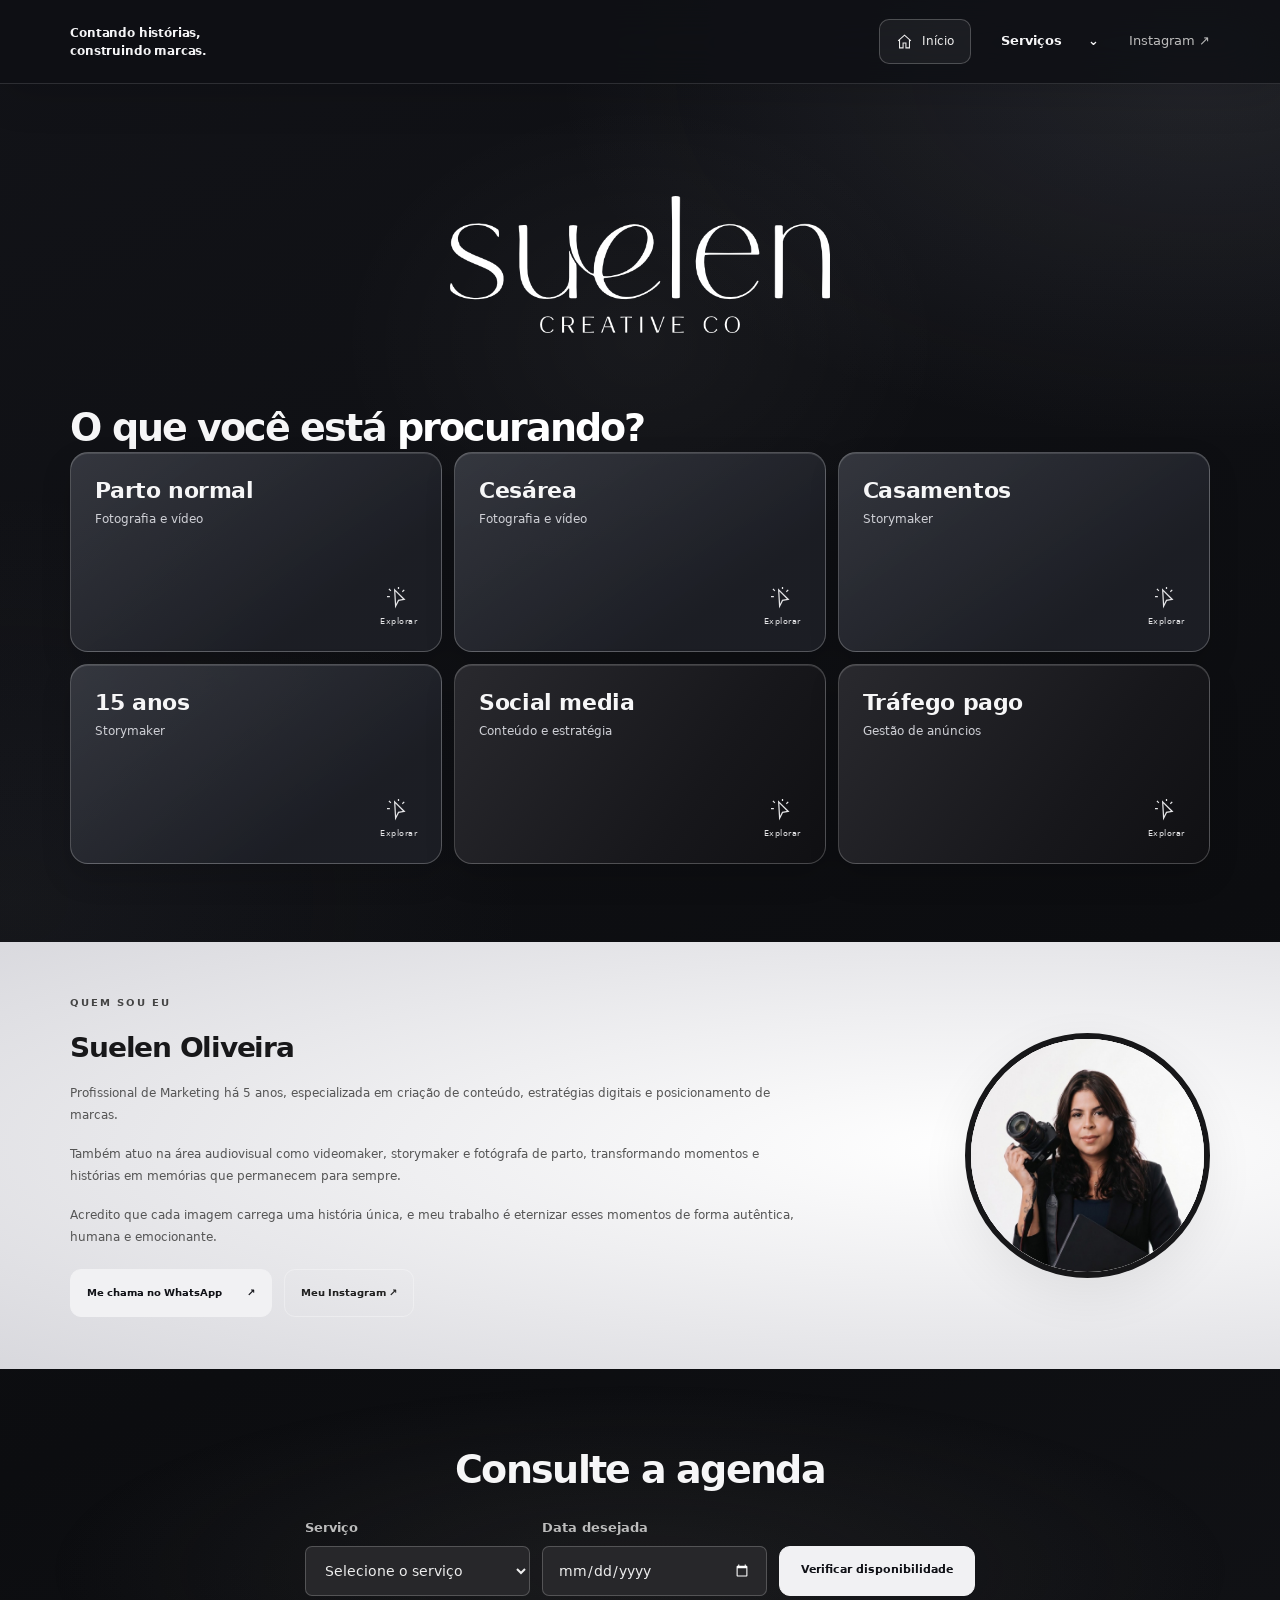
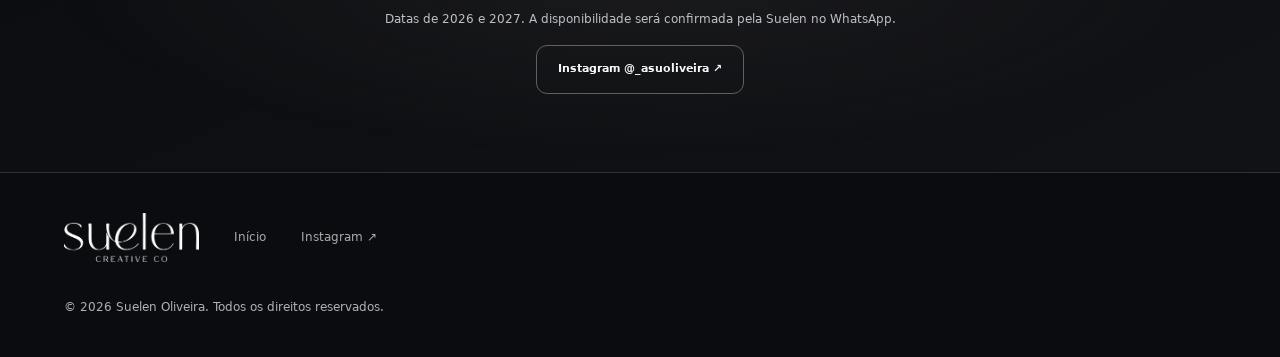
<file: index.HTML>
<!DOCTYPE html>
<html lang="pt-BR"><head><meta charset="utf-8"><meta name="viewport" content="width=device-width,initial-scale=1"><meta name="theme-color" content="#101011"><title>Contando histórias construindo marcas | Suelen Creative Co</title><meta name="description" content="Serviços e orçamentos de Suelen Oliveira. Fotografia de parto, Storymaker, marketing e tráfego pago."><link rel="stylesheet" href="style.css?v=6"></head><body><a class="skip" href="#conteudo">Pular para o conteúdo</a><div class="progress" aria-hidden="true"></div><header><a class="brand slogan-brand" href="index.html" aria-label="Página inicial">Contando histórias,<br>construindo marcas.</a><a class="home-button" href="index.html"><svg width="17" height="17" viewbox="0 0 24 24" fill="none" stroke="currentColor" stroke-width="1.5" aria-hidden="true"><path d="m3 11 9-8 9 8M5 9v12h5v-7h4v7h5V9"></path></svg> Início</a><details class="service-menu"><summary>Serviços <span>⌄</span></summary><nav aria-label="Serviços"><a href="normal.html">Parto normal <span>↗</span></a><a href="cesarea.html">Cesárea <span>↗</span></a><a href="casamento.html">Casamentos <span>↗</span></a><a href="quinze.html">15 anos <span>↗</span></a><a href="social.html">Social media <span>↗</span></a><a href="trafego.html">Tráfego pago <span>↗</span></a></nav></details><a class="header-instagram" href="https://www.instagram.com/_asuoliveira/" target="_blank" rel="noopener">Instagram ↗</a></header><main id="conteudo"><section class="brand-hero wrap"><div class="logo-aura" aria-label="Suelen Creative Co"><img class="hero-logo" src="assets/logo-branco.png" alt="Suelen Creative Co"></div><section id="servicos" class="quick-services reveal"><h2>O que você está <span>procurando?</span></h2><div class="quick-grid"><a class="quick-card reveal" href="normal.html"><div><h3>Parto normal</h3><p>Fotografia e vídeo</p></div><span class="click-hint"><svg viewbox="0 0 24 24" width="23" height="23" fill="none" stroke="currentColor" stroke-width="1.3" aria-hidden="true"><path d="m8 3 10 10-6 1-3 6L8 3Z"></path><path d="m4 4-2-2m10 0V0M3 10H0m16-5 2-2"></path></svg><small>Explorar</small></span></a><a class="quick-card reveal" href="cesarea.html"><div><h3>Cesárea</h3><p>Fotografia e vídeo</p></div><span class="click-hint"><svg viewbox="0 0 24 24" width="23" height="23" fill="none" stroke="currentColor" stroke-width="1.3" aria-hidden="true"><path d="m8 3 10 10-6 1-3 6L8 3Z"></path><path d="m4 4-2-2m10 0V0M3 10H0m16-5 2-2"></path></svg><small>Explorar</small></span></a><a class="quick-card reveal" href="casamento.html"><div><h3>Casamentos</h3><p>Storymaker</p></div><span class="click-hint"><svg viewbox="0 0 24 24" width="23" height="23" fill="none" stroke="currentColor" stroke-width="1.3" aria-hidden="true"><path d="m8 3 10 10-6 1-3 6L8 3Z"></path><path d="m4 4-2-2m10 0V0M3 10H0m16-5 2-2"></path></svg><small>Explorar</small></span></a><a class="quick-card reveal" href="quinze.html"><div><h3>15 anos</h3><p>Storymaker</p></div><span class="click-hint"><svg viewbox="0 0 24 24" width="23" height="23" fill="none" stroke="currentColor" stroke-width="1.3" aria-hidden="true"><path d="m8 3 10 10-6 1-3 6L8 3Z"></path><path d="m4 4-2-2m10 0V0M3 10H0m16-5 2-2"></path></svg><small>Explorar</small></span></a><a class="quick-card reveal business-card" href="social.html"><div><h3>Social media</h3><p>Conteúdo e estratégia</p></div><span class="click-hint"><svg viewbox="0 0 24 24" width="23" height="23" fill="none" stroke="currentColor" stroke-width="1.3" aria-hidden="true"><path d="m8 3 10 10-6 1-3 6L8 3Z"></path><path d="m4 4-2-2m10 0V0M3 10H0m16-5 2-2"></path></svg><small>Explorar</small></span></a><a class="quick-card reveal business-card" href="trafego.html"><div><h3>Tráfego pago</h3><p>Gestão de anúncios</p></div><span class="click-hint"><svg viewbox="0 0 24 24" width="23" height="23" fill="none" stroke="currentColor" stroke-width="1.3" aria-hidden="true"><path d="m8 3 10 10-6 1-3 6L8 3Z"></path><path d="m4 4-2-2m10 0V0M3 10H0m16-5 2-2"></path></svg><small>Explorar</small></span></a></div></section></section><section class="about-white soft-about" id="sobre"><div class="about wrap"><div class="about-image circle-portrait"><img src="assets/birth-1.jpg" alt="Suelen Oliveira com sua câmera" loading="lazy"></div><div><p class="eyebrow">QUEM SOU EU</p><h2>Suelen Oliveira</h2><p>Profissional de Marketing há 5 anos, especializada em criação de conteúdo, estratégias digitais e posicionamento de marcas.</p><p>Também atuo na área audiovisual como videomaker, storymaker e fotógrafa de parto, transformando momentos e histórias em memórias que permanecem para sempre.</p><p>Acredito que cada imagem carrega uma história única, e meu trabalho é eternizar esses momentos de forma autêntica, humana e emocionante.</p><div class="contact-actions"><a class="button light" href="https://wa.me/5519999200399?text=Ol%C3%A1%2C%20Suelen%21%20Gostaria%20de%20saber%20mais%20sobre%20seus%20servi%C3%A7os." target="_blank" rel="noopener">Me chama no WhatsApp <span aria-hidden="true">↗</span></a><a class="button outline" href="https://www.instagram.com/_asuoliveira/" target="_blank" rel="noopener">Meu Instagram ↗</a></div></div></div></section><section class="contact wrap reveal"><h2 class="agenda-title">Consulte a agenda</h2><form class="date-request"><label>Serviço<select name="service" required="required"><option value="">Selecione o serviço</option><option>Parto normal</option><option>Cesárea</option><option>Casamento</option><option>Festa de 15 anos</option></select></label><label>Data desejada<input name="date" type="date" min="2026-10-18" max="2027-12-31" required></label><button class="button light" type="submit">Verificar disponibilidade</button><p>Datas de 2026 e 2027. A disponibilidade será confirmada pela Suelen no WhatsApp.</p></form><div class="contact-actions"><a class="button outline" href="https://www.instagram.com/_asuoliveira/" target="_blank" rel="noopener">Instagram @_asuoliveira ↗</a></div></section></main><footer><img src="assets/logo-branco.png" alt="Suelen Creative Co" width="150"><a href="index.html">Início</a><a href="https://www.instagram.com/_asuoliveira/" target="_blank" rel="noopener">Instagram ↗</a><p class="copyright">© 2026 Suelen Oliveira. Todos os direitos reservados.</p></footer><dialog class="lightbox" aria-label="Fotografia ampliada"><button type="button" aria-label="Fechar fotografia">×</button><img alt=""></dialog><script src="app.js?v=6" defer></script></body></html>
</file>
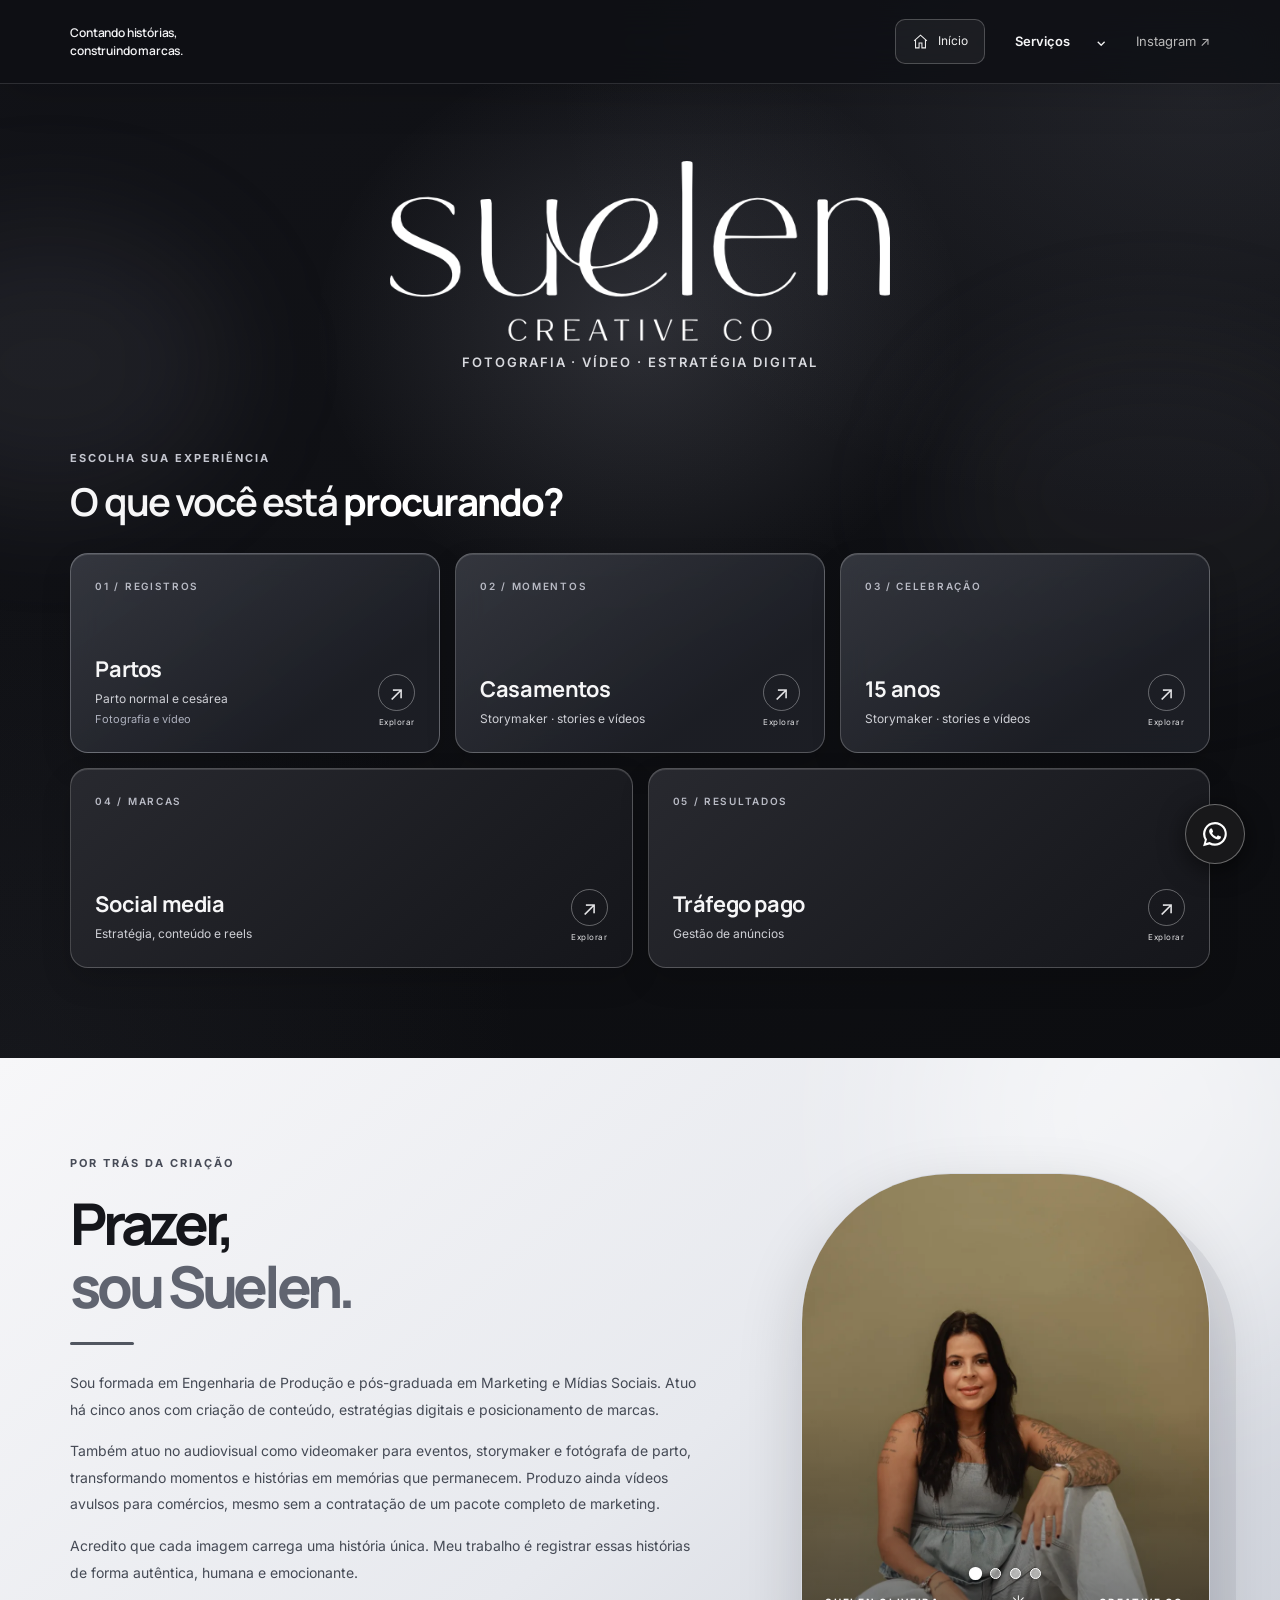
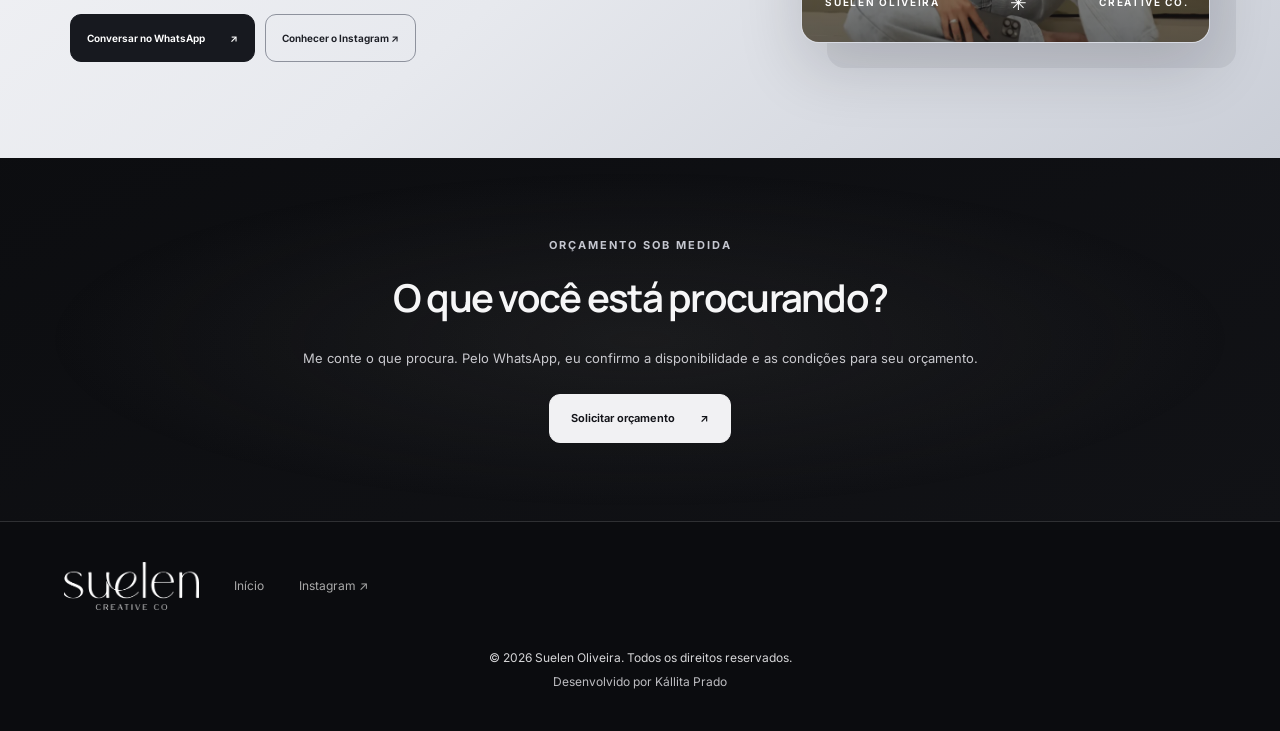
<file: index.html>
<!DOCTYPE html>
<html lang="pt-BR">
 <head>
  <link href="https://fonts.googleapis.com" rel="preconnect"/>
  <link crossorigin="" href="https://fonts.gstatic.com" rel="preconnect"/>
  <link href="https://fonts.googleapis.com/css2?family=Inter:wght@400;500;600;700&amp;family=Manrope:wght@400;500;600;700;800&amp;display=swap" rel="stylesheet"/>
  <meta charset="utf-8"/>
  <meta content="width=device-width,initial-scale=1" name="viewport"/>
  <meta content="#101011" name="theme-color"/>
  <title>
   Contando histórias construindo marcas | Suelen Creative Co
  </title>
  <meta content="Suelen Oliveira: fotografia de parto, storymaker e estratégia digital. Conheça os serviços e solicite um orçamento personalizado." name="description"/>
  <link href="style.css?v=15" rel="stylesheet"/>

  <style>
   .about-future .about-portrait-frame .about-slide { opacity:0; transition:opacity .85s ease; }
   .about-future .about-portrait-frame .about-slide.is-active { opacity:1; }
   .about-future .about-slide-controls { position:absolute;bottom:63px;left:0;right:0;z-index:4;display:flex;justify-content:center;gap:9px; }
   .about-future .about-slide-dot { width:11px;height:11px;min-width:11px;padding:0;border:1px solid #fff;background:#ffffff80;border-radius:50%;cursor:pointer;box-shadow:0 1px 5px #0005;transition:background .2s,transform .2s; }
   .about-future .about-slide-dot.is-active { background:#fff;transform:scale(1.2); }
   .about-future .about-slide-dot:focus-visible { outline:2px solid #fff;outline-offset:4px; }
   @media(prefers-reduced-motion:reduce){.about-future .about-portrait-frame .about-slide{transition:none}}
  </style>
 </head>
 <body class="site-home">
  <a class="skip" href="#conteudo">
   Pular para o conteúdo
  </a>
  <div aria-hidden="true" class="progress">
  </div>
  <header>
   <a aria-label="Página inicial" class="brand slogan-brand" href="index.html">
    Contando histórias,
    <br/>
    construindo marcas.
   </a>
   <a class="home-button" href="index.html">
    <svg aria-hidden="true" fill="none" height="17" stroke="currentColor" stroke-width="1.5" viewbox="0 0 24 24" width="17">
     <path d="m3 11 9-8 9 8M5 9v12h5v-7h4v7h5V9">
     </path>
    </svg>
    Início
   </a>
   <details class="service-menu">
    <summary>
     Serviços
     <span>
      ⌄
     </span>
    </summary>
    <nav aria-label="Serviços">
     <a href="normal.html">
      Parto normal
      <span>
       ↗
      </span>
     </a>
     <a href="cesarea.html">
      Cesárea
      <span>
       ↗
      </span>
     </a>
     <a href="casamento.html">
      Casamentos
      <span>
       ↗
      </span>
     </a>
     <a href="quinze.html">
      15 anos
      <span>
       ↗
      </span>
     </a>
     <a href="social.html">
      Social media
      <span>
       ↗
      </span>
     </a>
     <a href="trafego.html">
      Tráfego pago
      <span>
       ↗
      </span>
     </a>
    </nav>
   </details>
   <a class="header-instagram" href="https://www.instagram.com/_asuoliveira/" rel="noopener" target="_blank">
    Instagram ↗
   </a>
  </header>
  <main id="conteudo">
   <section aria-labelledby="hero-title" class="brand-hero wrap future-hero">
    <div aria-hidden="true" class="hero-orbit hero-orbit-one">
    </div>
    <div aria-hidden="true" class="hero-orbit hero-orbit-two">
    </div>
    <div aria-label="Suelen Creative Co" class="logo-aura">
     <img alt="Suelen Creative Co" class="hero-logo" src="assets/logo-branco.png"/>
    </div>
    <div class="hero-intro hero-intro-minimal reveal">
     <h1 class="sr-only" id="hero-title">
      Suelen Creative Co. — Fotografia, vídeo e estratégia digital
     </h1>
     <p class="eyebrow hero-kicker">
      FOTOGRAFIA · VÍDEO · ESTRATÉGIA DIGITAL
     </p>
    </div>
    <section aria-labelledby="services-title" class="quick-services reveal" id="servicos">
     <div class="services-heading">
      <div>
       <p class="eyebrow">
        ESCOLHA SUA EXPERIÊNCIA
       </p>
       <h2 id="services-title">
        O que você está
        <span>
         procurando?
        </span>
       </h2>
      </div>
     </div>
     <div class="quick-grid home-five-grid">
      <a aria-label="Partos: parto normal e cesárea, fotografia e vídeo" class="quick-card reveal spotlight-card" href="parto.html">
       <span class="card-number">
        01 / REGISTROS
       </span>
       <div>
        <h3>
         Partos
        </h3>
        <p>
         Parto normal e cesárea
        </p>
        <p class="quick-card-detail">
         Fotografia e vídeo
        </p>
       </div>
       <span aria-hidden="true" class="click-hint">
        <span class="card-arrow">
         ↗
        </span>
        <small>
         Explorar
        </small>
       </span>
      </a>
      <a class="quick-card reveal spotlight-card" href="casamento.html">
       <span class="card-number">
        02 / MOMENTOS
       </span>
       <div>
        <h3>
         Casamentos
        </h3>
        <p>
         Storymaker · stories e vídeos
        </p>
       </div>
       <span aria-hidden="true" class="click-hint">
        <span class="card-arrow">
         ↗
        </span>
        <small>
         Explorar
        </small>
       </span>
      </a>
      <a class="quick-card reveal spotlight-card" href="quinze.html">
       <span class="card-number">
        03 / CELEBRAÇÃO
       </span>
       <div>
        <h3>
         15 anos
        </h3>
        <p>
         Storymaker · stories e vídeos
        </p>
       </div>
       <span aria-hidden="true" class="click-hint">
        <span class="card-arrow">
         ↗
        </span>
        <small>
         Explorar
        </small>
       </span>
      </a>
      <a class="quick-card reveal spotlight-card business-card" href="social.html">
       <span class="card-number">
        04 / MARCAS
       </span>
       <div>
        <h3>
         Social media
        </h3>
        <p>
         Estratégia, conteúdo e reels
        </p>
       </div>
       <span aria-hidden="true" class="click-hint">
        <span class="card-arrow">
         ↗
        </span>
        <small>
         Explorar
        </small>
       </span>
      </a>
      <a class="quick-card reveal spotlight-card business-card" href="trafego.html">
       <span class="card-number">
        05 / RESULTADOS
       </span>
       <div>
        <h3>
         Tráfego pago
        </h3>
        <p>
         Gestão de anúncios
        </p>
       </div>
       <span aria-hidden="true" class="click-hint">
        <span class="card-arrow">
         ↗
        </span>
        <small>
         Explorar
        </small>
       </span>
      </a>
     </div>
    </section>
   </section>
   <section aria-labelledby="about-title" class="about-white soft-about about-future" id="sobre">
    <div class="about wrap">
     <div class="about-image about-portrait-frame reveal" data-about-carousel aria-label="Galeria de fotos de Suelen Oliveira">
      <img class="about-slide is-active" data-about-slide src="assets/suelen-about-01.webp" alt="Suelen sentada com roupa clara" width="480" height="720" loading="lazy" decoding="async"/>
      <img class="about-slide" data-about-slide src="assets/suelen-about-02.webp" alt="Suelen fotografando com o celular diante do espelho" width="480" height="720" loading="lazy" decoding="async" aria-hidden="true"/>
      <img class="about-slide" data-about-slide src="assets/suelen-about-03.webp" alt="Suelen sentada com notebook" width="480" height="720" loading="lazy" decoding="async" aria-hidden="true"/>
      <img class="about-slide" data-about-slide src="assets/suelen-about-04.webp" alt="Suelen segurando notebook e xícara" width="480" height="720" loading="lazy" decoding="async" aria-hidden="true"/>
      <span class="portrait-caption">SUELEN OLIVEIRA <span aria-hidden="true">✳</span> CREATIVE CO.</span>
      <div class="about-slide-controls" role="group" aria-label="Escolher foto">
       <button type="button" class="about-slide-dot is-active" data-about-dot aria-label="Mostrar foto 1 de 4" aria-pressed="true"></button>
       <button type="button" class="about-slide-dot" data-about-dot aria-label="Mostrar foto 2 de 4" aria-pressed="false"></button>
       <button type="button" class="about-slide-dot" data-about-dot aria-label="Mostrar foto 3 de 4" aria-pressed="false"></button>
       <button type="button" class="about-slide-dot" data-about-dot aria-label="Mostrar foto 4 de 4" aria-pressed="false"></button>
      </div>
     </div>
     <div class="about-copy reveal">
      <p class="eyebrow">
       POR TRÁS DA CRIAÇÃO
      </p>
      <h2 id="about-title">
       Prazer,
       <br/>
       <span>
        sou Suelen.
       </span>
      </h2>
      <div aria-hidden="true" class="about-accent">
      </div>
      <p>
       Sou formada em Engenharia de Produção e pós-graduada em Marketing e Mídias Sociais. Atuo há cinco anos com criação de conteúdo, estratégias digitais e posicionamento de marcas.
      </p>
      <p>
       Também atuo no audiovisual como videomaker para eventos, storymaker e fotógrafa de parto, transformando momentos e histórias em memórias que permanecem. Produzo ainda vídeos avulsos para comércios, mesmo sem a contratação de um pacote completo de marketing.
      </p>
      <p>
       Acredito que cada imagem carrega uma história única. Meu trabalho é registrar essas histórias de forma autêntica, humana e emocionante.
      </p>
      <div class="contact-actions">
       <a class="button light" href="https://wa.me/5519999200399?text=Ol%C3%A1%2C%20Suelen%21%20Vim%20pelo%20seu%20site%20e%20gostaria%20de%20solicitar%20uma%20proposta%20para%20um%20servi%C3%A7o.%20Podemos%20conversar%3F" rel="noopener noreferrer" target="_blank">
        Conversar no WhatsApp
        <span aria-hidden="true">
         ↗
        </span>
       </a>
       <a class="button outline" href="https://www.instagram.com/_asuoliveira/" rel="noopener noreferrer" target="_blank">
        Conhecer o Instagram ↗
       </a>
      </div>
     </div>
    </div>
   </section>
   <section class="contact wrap reveal" id="contato">
    <p class="eyebrow">
     ORÇAMENTO SOB MEDIDA
    </p>
    <h2>
     O que você está procurando?
    </h2>
    <p class="proposal-note">
     Me conte o que procura. Pelo WhatsApp, eu confirmo a disponibilidade e as condições para seu orçamento.
    </p>
    <div class="contact-actions">
     <a class="button light" href="https://wa.me/5519999200399?text=Ol%C3%A1%2C%20Suelen%21%20Vim%20pelo%20seu%20site%20e%20gostaria%20de%20solicitar%20uma%20proposta%20para%20os%20seus%20servi%C3%A7os.%20Podemos%20conversar%3F" rel="noopener noreferrer" target="_blank">
      Solicitar orçamento
      <span aria-hidden="true">
       ↗
      </span>
     </a>
    </div>
   </section>
   <a aria-label="Conversar com Suelen pelo WhatsApp" class="ed-whatsapp-float" href="https://wa.me/5519999200399?text=Ol%C3%A1%2C%20Suelen%21%20Vim%20pelo%20seu%20site%20e%20gostaria%20de%20solicitar%20uma%20proposta%20para%20um%20servi%C3%A7o.%20Podemos%20conversar%3F" rel="noopener noreferrer" target="_blank" title="Conversar no WhatsApp">
    <svg aria-hidden="true" fill="currentColor" focusable="false" viewbox="0 0 32 32" xmlns="http://www.w3.org/2000/svg">
     <path d="M16.02 3.2a12.68 12.68 0 0 0-10.86 19.2L3.3 29l6.81-1.79A12.7 12.7 0 1 0 16.02 3.2Zm0 23.02a10.3 10.3 0 0 1-5.24-1.43l-.38-.23-4.04 1.06 1.08-3.94-.25-.4a10.34 10.34 0 1 1 8.83 4.94Zm5.65-7.72c-.31-.16-1.83-.9-2.12-1.01-.28-.1-.49-.16-.7.16-.2.31-.8 1.01-.98 1.22-.18.2-.36.23-.67.08-.31-.16-1.31-.49-2.5-1.55-.92-.82-1.54-1.83-1.72-2.14-.18-.32-.02-.49.14-.65.14-.14.31-.36.47-.55.16-.18.21-.31.31-.52.11-.21.05-.39-.02-.55-.08-.16-.7-1.69-.96-2.31-.25-.6-.5-.52-.7-.53h-.59c-.2 0-.54.08-.82.39s-1.08 1.06-1.08 2.57 1.11 2.98 1.27 3.19c.15.21 2.18 3.33 5.27 4.67.74.32 1.32.51 1.77.65.74.24 1.42.21 1.96.13.6-.09 1.83-.75 2.09-1.48.26-.73.26-1.36.18-1.48-.08-.13-.28-.21-.59-.37Z">
     </path>
    </svg>
   </a>
  </main>
  <footer>
   <img alt="Suelen Creative Co" src="assets/logo-branco.png" width="150"/>
   <a href="index.html">
    Início
   </a>
   <a href="https://www.instagram.com/_asuoliveira/" rel="noopener" target="_blank">
    Instagram ↗
   </a>
   <div class="footer-credits">
    <p class="copyright">
     © 2026 Suelen Oliveira. Todos os direitos reservados.
    </p>
    <p class="developer-credit">
     Desenvolvido por Kállita Prado
    </p>
   </div>
  </footer>
  <script defer="" src="app.js?v=15">
  </script>

  <script>
   (() => {
    const root = document.querySelector('[data-about-carousel]');
    if (!root) return;
    const slides = Array.from(root.querySelectorAll('[data-about-slide]'));
    const dots = Array.from(root.querySelectorAll('[data-about-dot]'));
    let current = 0;
    let timer;
    const reducedMotion = window.matchMedia('(prefers-reduced-motion: reduce)').matches;
    const show = (next) => {
     current = (next + slides.length) % slides.length;
     slides.forEach((slide, index) => {
      const active = index === current;
      slide.classList.toggle('is-active', active);
      slide.setAttribute('aria-hidden', String(!active));
     });
     dots.forEach((dot, index) => {
      const active = index === current;
      dot.classList.toggle('is-active', active);
      dot.setAttribute('aria-pressed', String(active));
     });
    };
    const stop = () => window.clearInterval(timer);
    const start = () => {
     stop();
     if (!reducedMotion && !document.hidden) timer = window.setInterval(() => show(current + 1), 3500);
    };
    dots.forEach((dot, index) => dot.addEventListener('click', () => { show(index); start(); }));
    root.addEventListener('mouseenter', stop);
    root.addEventListener('mouseleave', start);
    root.addEventListener('focusin', stop);
    root.addEventListener('focusout', (event) => { if (!root.contains(event.relatedTarget)) start(); });
    document.addEventListener('visibilitychange', () => document.hidden ? stop() : start());
    show(0);
    start();
   })();
  </script>
 </body>
</html>
</file>
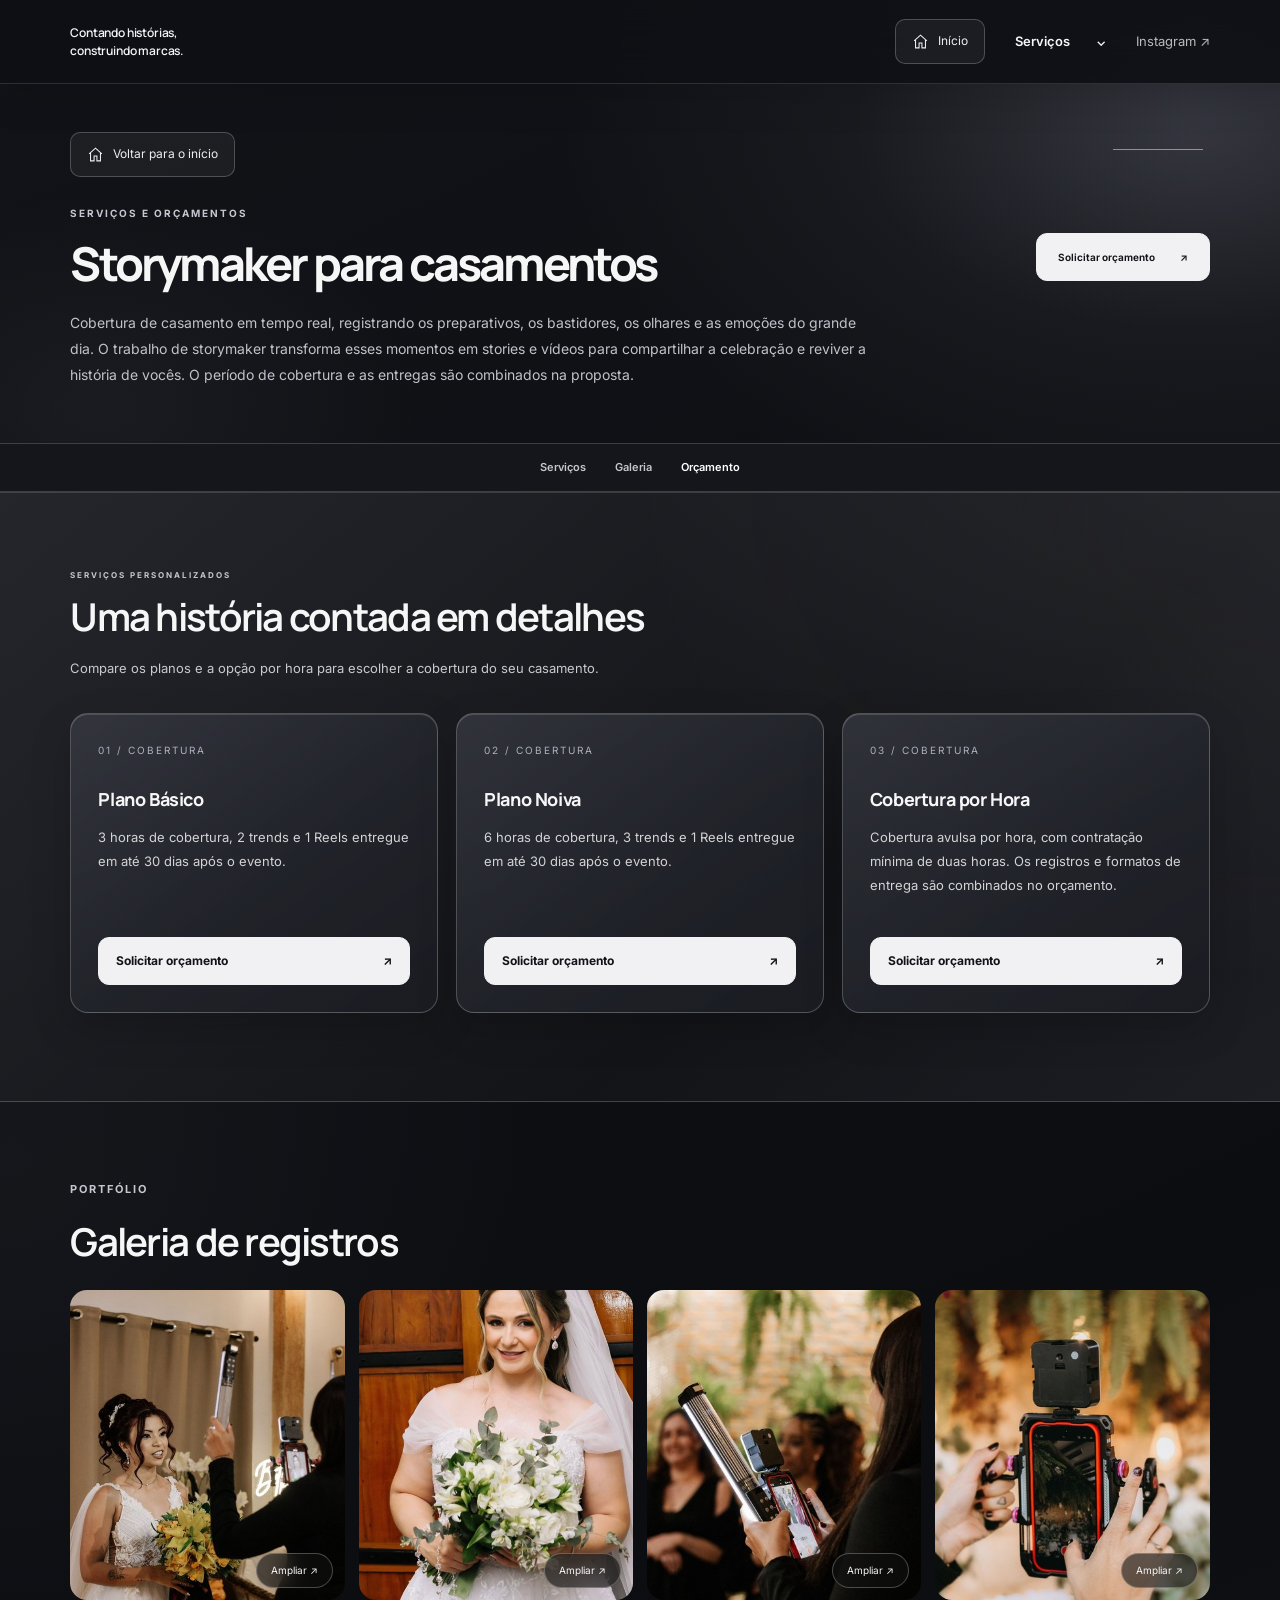
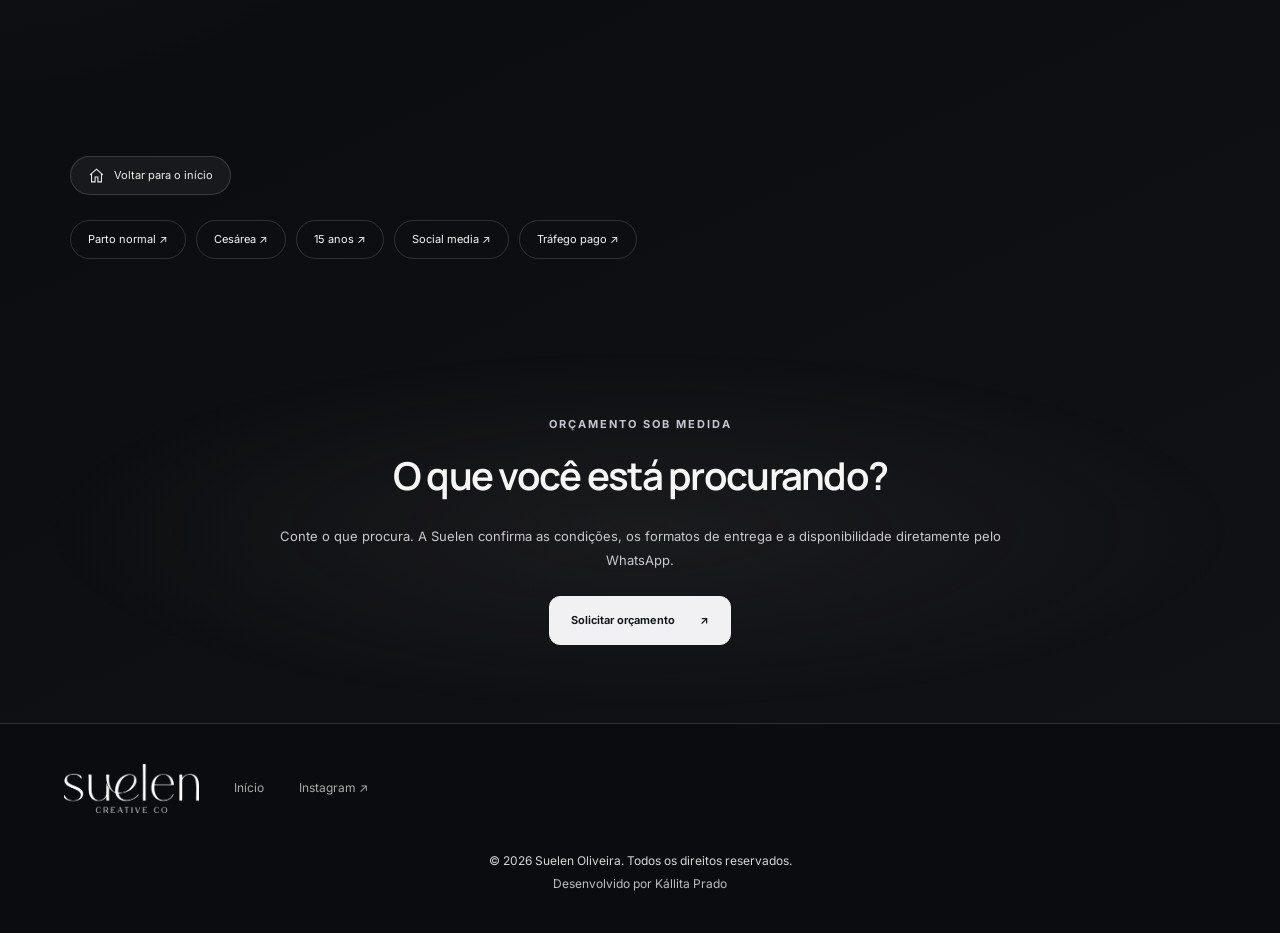
<file: casamento.html>
<!DOCTYPE html>
<html lang="pt-BR">
 <head>
  <link href="https://fonts.googleapis.com" rel="preconnect"/>
  <link crossorigin="" href="https://fonts.gstatic.com" rel="preconnect"/>
  <link href="https://fonts.googleapis.com/css2?family=Inter:wght@400;500;600;700&amp;family=Manrope:wght@400;500;600;700;800&amp;display=swap" rel="stylesheet"/>
  <meta charset="utf-8"/>
  <meta content="width=device-width,initial-scale=1" name="viewport"/>
  <meta content="#101011" name="theme-color"/>
  <title>
   Storymaker para casamentos | Suelen Creative Co
  </title>
  <meta content="Conheça os serviços de Suelen Oliveira e solicite seu orçamento personalizado pelo WhatsApp." name="description"/>
  <link href="style.css?v=15" rel="stylesheet"/>
 </head>
 <body>
  <a class="skip" href="#conteudo">
   Pular para o conteúdo
  </a>
  <div aria-hidden="true" class="progress">
  </div>
  <header>
   <a aria-label="Página inicial" class="brand slogan-brand" href="index.html">
    Contando histórias,
    <br/>
    construindo marcas.
   </a>
   <a class="home-button" href="index.html">
    <svg aria-hidden="true" fill="none" height="17" stroke="currentColor" stroke-width="1.5" viewbox="0 0 24 24" width="17">
     <path d="m3 11 9-8 9 8M5 9v12h5v-7h4v7h5V9">
     </path>
    </svg>
    Início
   </a>
   <details class="service-menu">
    <summary>
     Serviços
     <span>
      ⌄
     </span>
    </summary>
    <nav aria-label="Serviços">
     <a href="normal.html">
      Parto normal
      <span>
       ↗
      </span>
     </a>
     <a href="cesarea.html">
      Cesárea
      <span>
       ↗
      </span>
     </a>
     <a aria-current="page" href="casamento.html">
      Casamentos
      <span>
       ↗
      </span>
     </a>
     <a href="quinze.html">
      15 anos
      <span>
       ↗
      </span>
     </a>
     <a href="social.html">
      Social media
      <span>
       ↗
      </span>
     </a>
     <a href="trafego.html">
      Tráfego pago
      <span>
       ↗
      </span>
     </a>
    </nav>
   </details>
   <a class="header-instagram" href="https://www.instagram.com/_asuoliveira/" rel="noopener" target="_blank">
    Instagram ↗
   </a>
  </header>
  <main id="conteudo">
   <section class="wrap service-heading enhanced-service-hero">
    <a class="back-home" href="index.html">
     <svg aria-hidden="true" fill="none" height="17" stroke="currentColor" stroke-width="1.5" viewbox="0 0 24 24" width="17">
      <path d="m3 11 9-8 9 8M5 9v12h5v-7h4v7h5V9">
      </path>
     </svg>
     Voltar para o início
    </a>
    <div class="service-title">
     <div>
      <p class="eyebrow">
       SERVIÇOS E ORÇAMENTOS
      </p>
      <h1>
       Storymaker para casamentos
      </h1>
     </div>
     <a class="button light" href="https://wa.me/5519999200399?text=Ol%C3%A1%2C%20Suelen%21%20Vim%20pelo%20seu%20site%20e%20gostaria%20de%20solicitar%20uma%20proposta%20para%20storymaker%20para%20casamentos.%20Podemos%20conversar%3F" rel="noopener noreferrer" target="_blank">
      Solicitar orçamento
      <span aria-hidden="true">
       ↗
      </span>
     </a>
    </div>
    <p class="service-lead">
     Cobertura de casamento em tempo real, registrando os preparativos, os bastidores, os olhares e as emoções do grande dia. O trabalho de storymaker transforma esses momentos em stories e vídeos para compartilhar a celebração e reviver a história de vocês. O período de cobertura e as entregas são combinados na proposta.
    </p>
   </section>
   <nav aria-label="Nesta página" class="page-nav">
    <a href="#investimento">
     Serviços
    </a>
    <a href="#galeria">
     Galeria
    </a>
    <a href="#contato">
     Orçamento
    </a>
   </nav>
   <section class="investment" id="investimento">
    <div class="wrap">
     <p class="eyebrow">
      SERVIÇOS PERSONALIZADOS
     </p>
     <h2>
      Uma história contada em detalhes
     </h2>
     <p class="proposal-note">
      Compare os planos e a opção por hora para escolher a cobertura do seu casamento.
     </p>
     <div class="plans simplified-plans" style="grid-template-columns: repeat(auto-fit, minmax(min(100%, 280px), 1fr));">
      <article class="plan reveal">
       <p class="package-number">01 / COBERTURA</p>
       <h3>Plano Básico</h3>
       <p class="plan-description">3 horas de cobertura, 2 trends e 1 Reels entregue em até 30 dias após o evento.</p>
       <a class="button light" href="https://wa.me/5519999200399?text=Ol%C3%A1%2C%20Suelen!%20Vim%20pelo%20seu%20site%20e%20gostaria%20de%20solicitar%20uma%20proposta%20para%20casamento%20%E2%80%94%20Plano%20B%C3%A1sico.%20Podemos%20conversar%3F" rel="noopener noreferrer" target="_blank">Solicitar orçamento <span aria-hidden="true">↗</span></a>
      </article>
      <article class="plan reveal">
       <p class="package-number">02 / COBERTURA</p>
       <h3>Plano Noiva</h3>
       <p class="plan-description">6 horas de cobertura, 3 trends e 1 Reels entregue em até 30 dias após o evento.</p>
       <a class="button light" href="https://wa.me/5519999200399?text=Ol%C3%A1%2C%20Suelen!%20Vim%20pelo%20seu%20site%20e%20gostaria%20de%20solicitar%20uma%20proposta%20para%20casamento%20%E2%80%94%20Plano%20Noiva.%20Podemos%20conversar%3F" rel="noopener noreferrer" target="_blank">Solicitar orçamento <span aria-hidden="true">↗</span></a>
      </article>
      <article class="plan reveal">
       <p class="package-number">03 / COBERTURA</p>
       <h3>Cobertura por Hora</h3>
       <p class="plan-description">Cobertura avulsa por hora, com contratação mínima de duas horas. Os registros e formatos de entrega são combinados no orçamento.</p>
       <a class="button light" href="https://wa.me/5519999200399?text=Ol%C3%A1%2C%20Suelen!%20Vim%20pelo%20seu%20site%20e%20gostaria%20de%20solicitar%20uma%20proposta%20para%20casamento%20%E2%80%94%20Cobertura%20por%20Hora.%20Podemos%20conversar%3F" rel="noopener noreferrer" target="_blank">Solicitar orçamento <span aria-hidden="true">↗</span></a>
      </article>
     </div>
    </div>
   </section>
   <section class="wrap mini-gallery reveal" id="galeria">
    <p class="eyebrow">
     PORTFÓLIO
    </p>
    <h2>
     Galeria de registros
    </h2>
    <div class="gallery">
     <a aria-label="Ampliar fotografia" class="zoom" href="assets/wedding-4.jpg">
      <img alt="Registro do trabalho de Suelen" loading="lazy" src="assets/wedding-4.jpg"/>
      <span>
       Ampliar ↗
      </span>
     </a>
     <a aria-label="Ampliar fotografia" class="zoom" href="assets/wedding-5.jpg">
      <img alt="Registro do trabalho de Suelen" loading="lazy" src="assets/wedding-5.jpg"/>
      <span>
       Ampliar ↗
      </span>
     </a>
     <a aria-label="Ampliar fotografia" class="zoom" href="assets/wedding-2.jpg">
      <img alt="Registro do trabalho de Suelen" loading="lazy" src="assets/wedding-2.jpg"/>
      <span>
       Ampliar ↗
      </span>
     </a>
     <a aria-label="Ampliar fotografia" class="zoom" href="assets/wedding-3.jpg">
      <img alt="Registro do trabalho de Suelen" loading="lazy" src="assets/wedding-3.jpg"/>
      <span>
       Ampliar ↗
      </span>
     </a>
    </div>
   </section>
   <section class="wrap other-services">
    <a class="back-home" href="index.html">
     <svg aria-hidden="true" fill="none" height="17" stroke="currentColor" stroke-width="1.5" viewbox="0 0 24 24" width="17">
      <path d="m3 11 9-8 9 8M5 9v12h5v-7h4v7h5V9">
      </path>
     </svg>
     Voltar para o início
    </a>
    <div>
     <a href="normal.html">
      Parto normal ↗
     </a>
     <a href="cesarea.html">
      Cesárea ↗
     </a>
     <a href="quinze.html">
      15 anos ↗
     </a>
     <a href="social.html">
      Social media ↗
     </a>
     <a href="trafego.html">
      Tráfego pago ↗
     </a>
    </div>
   </section>
   <section class="contact wrap reveal" id="contato">
    <p class="eyebrow">
     ORÇAMENTO SOB MEDIDA
    </p>
    <h2>
     O que você está procurando?
    </h2>
    <p class="proposal-note">
     Conte o que procura. A Suelen confirma as condições, os formatos de entrega e a disponibilidade diretamente pelo WhatsApp.
    </p>
    <div class="contact-actions">
     <a class="button light" href="https://wa.me/5519999200399?text=Ol%C3%A1%2C%20Suelen%21%20Vim%20pelo%20seu%20site%20e%20gostaria%20de%20solicitar%20uma%20proposta%20para%20storymaker%20para%20casamentos.%20Podemos%20conversar%3F" rel="noopener noreferrer" target="_blank">
      Solicitar orçamento
      <span aria-hidden="true">
       ↗
      </span>
     </a>
    </div>
   </section>
  </main>
  <footer>
   <img alt="Suelen Creative Co" src="assets/logo-branco.png" width="150"/>
   <a href="index.html">
    Início
   </a>
   <a href="https://www.instagram.com/_asuoliveira/" rel="noopener" target="_blank">
    Instagram ↗
   </a>
   <div class="footer-credits">
    <p class="copyright">
     © 2026 Suelen Oliveira. Todos os direitos reservados.
    </p>
    <p class="developer-credit">
     Desenvolvido por Kállita Prado
    </p>
   </div>
  </footer>
  <dialog aria-label="Fotografia ampliada" class="lightbox">
   <button aria-label="Fechar fotografia" type="button">
    ×
   </button>
   <img alt=""/>
  </dialog>
  <script defer="" src="app.js?v=15">
  </script>
 </body>
</html>
</file>
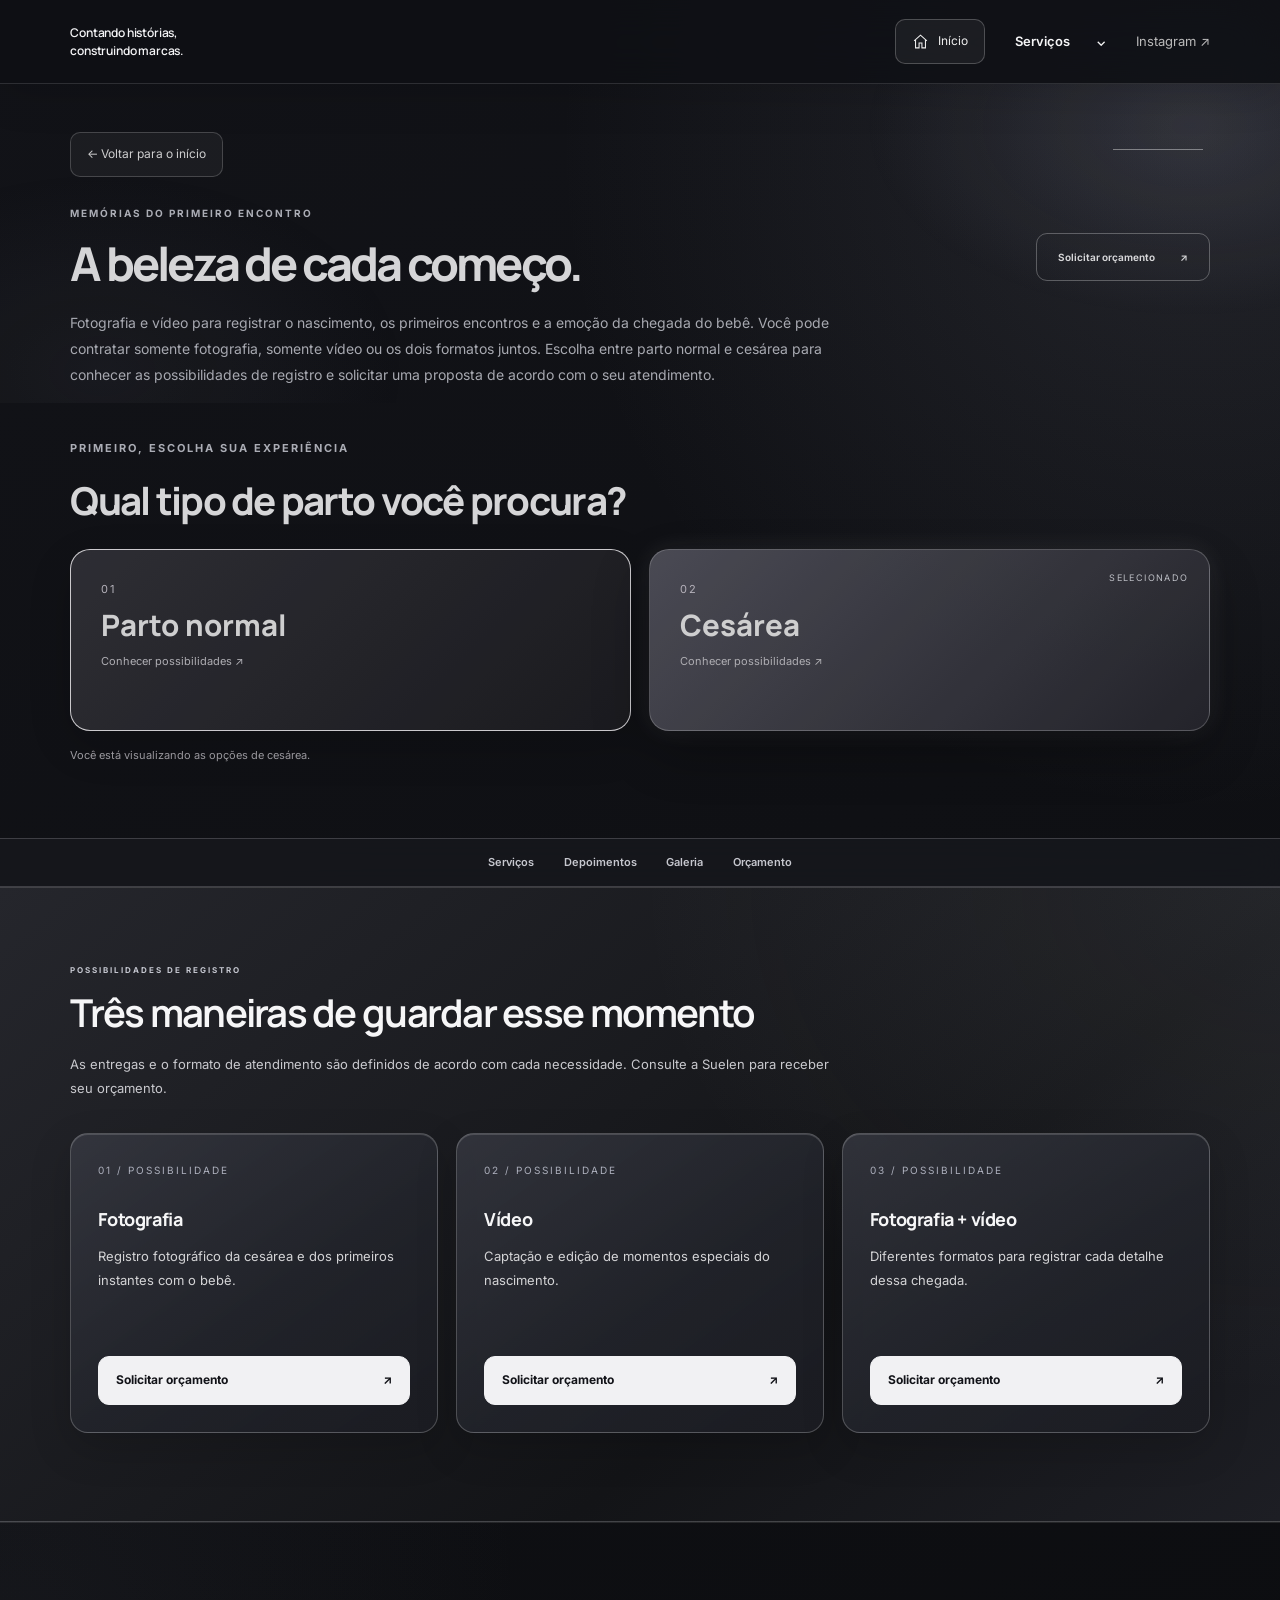
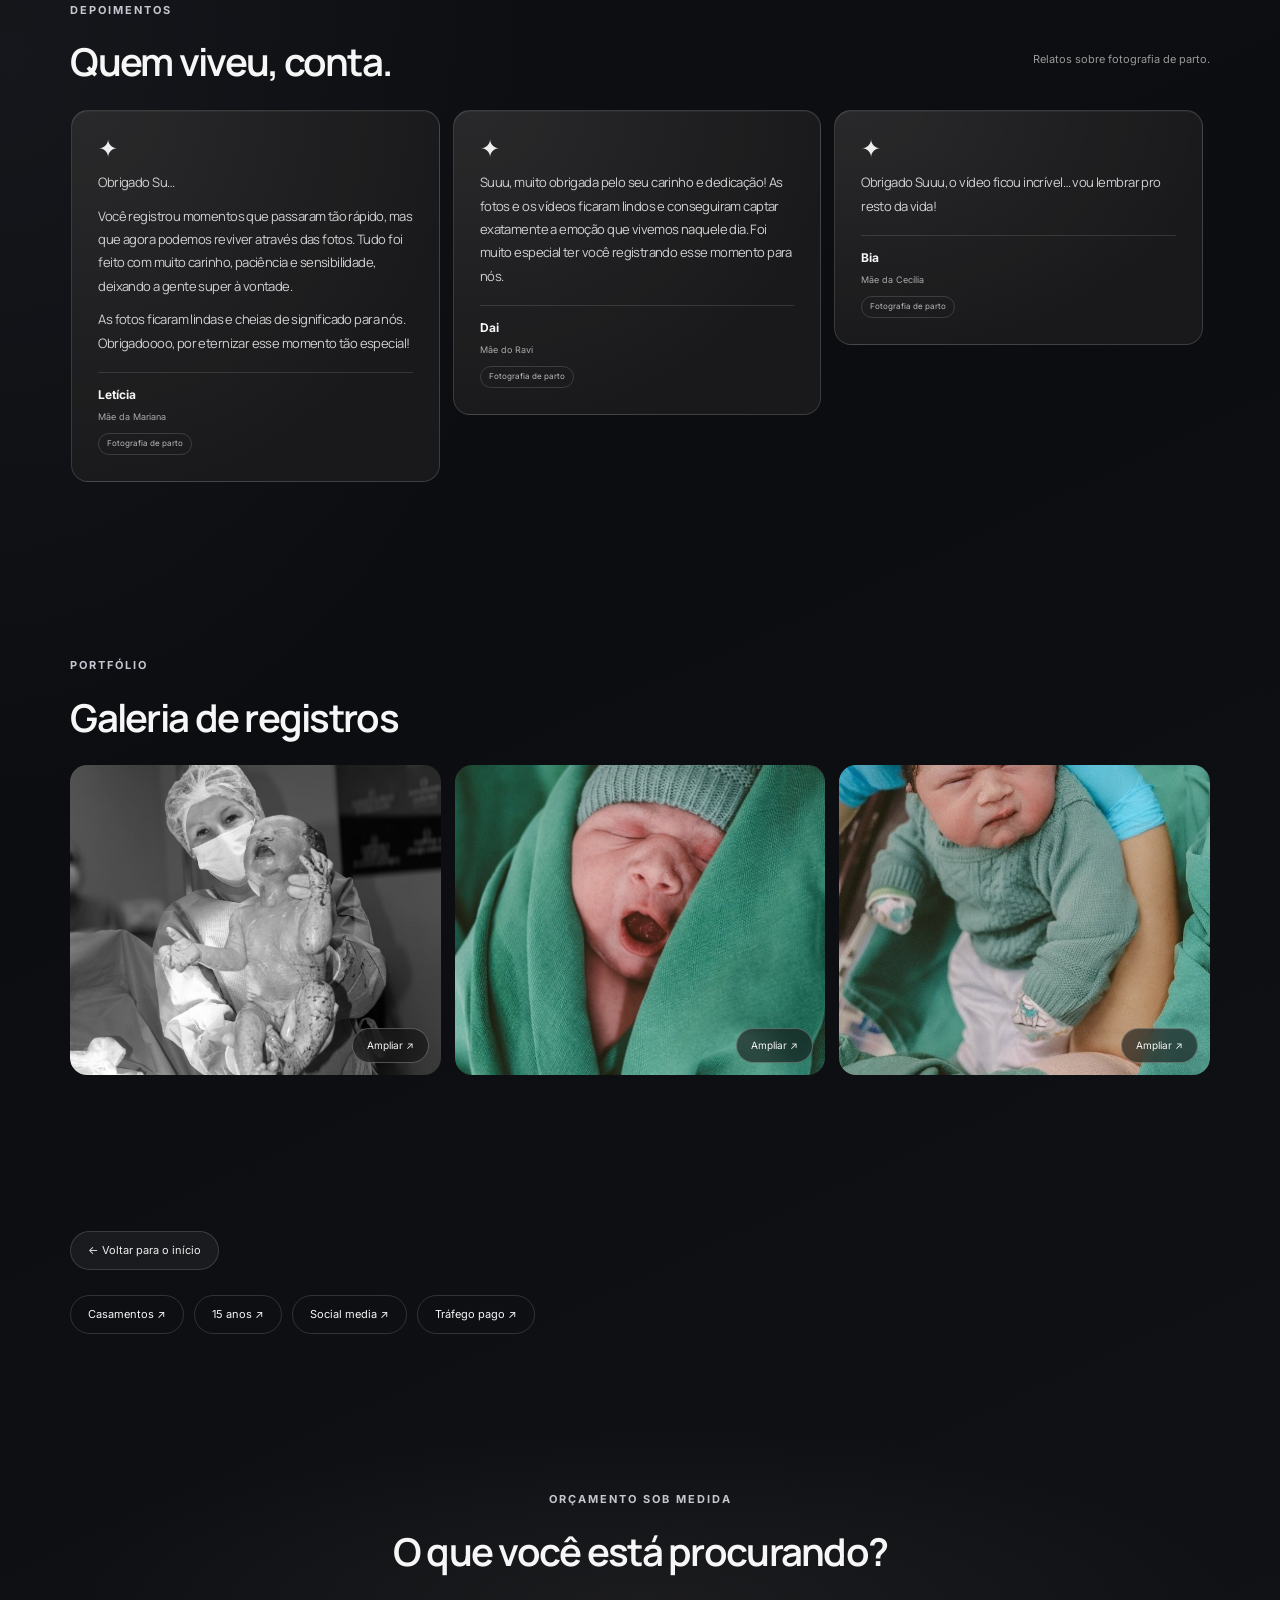
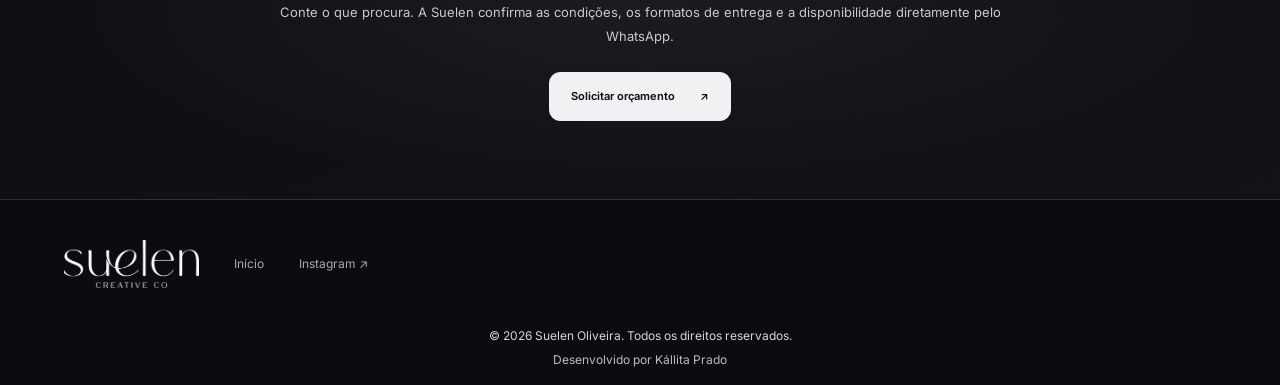
<file: cesarea.html>
<!DOCTYPE html>
<html lang="pt-BR">
<head>
  <meta charset="utf-8">
  <meta name="viewport" content="width=device-width, initial-scale=1">
  <meta http-equiv="refresh" content="0; url=parto.html?tipo=cesarea">
  <link rel="canonical" href="parto.html?tipo=cesarea">
  <title>Cesárea | Suelen Creative Co</title>
</head>
<body>
  <p>Conheça os serviços para cesárea em <a href="parto.html?tipo=cesarea">Fotografia e vídeo de parto</a>.</p>
</body>
</html>
</file>
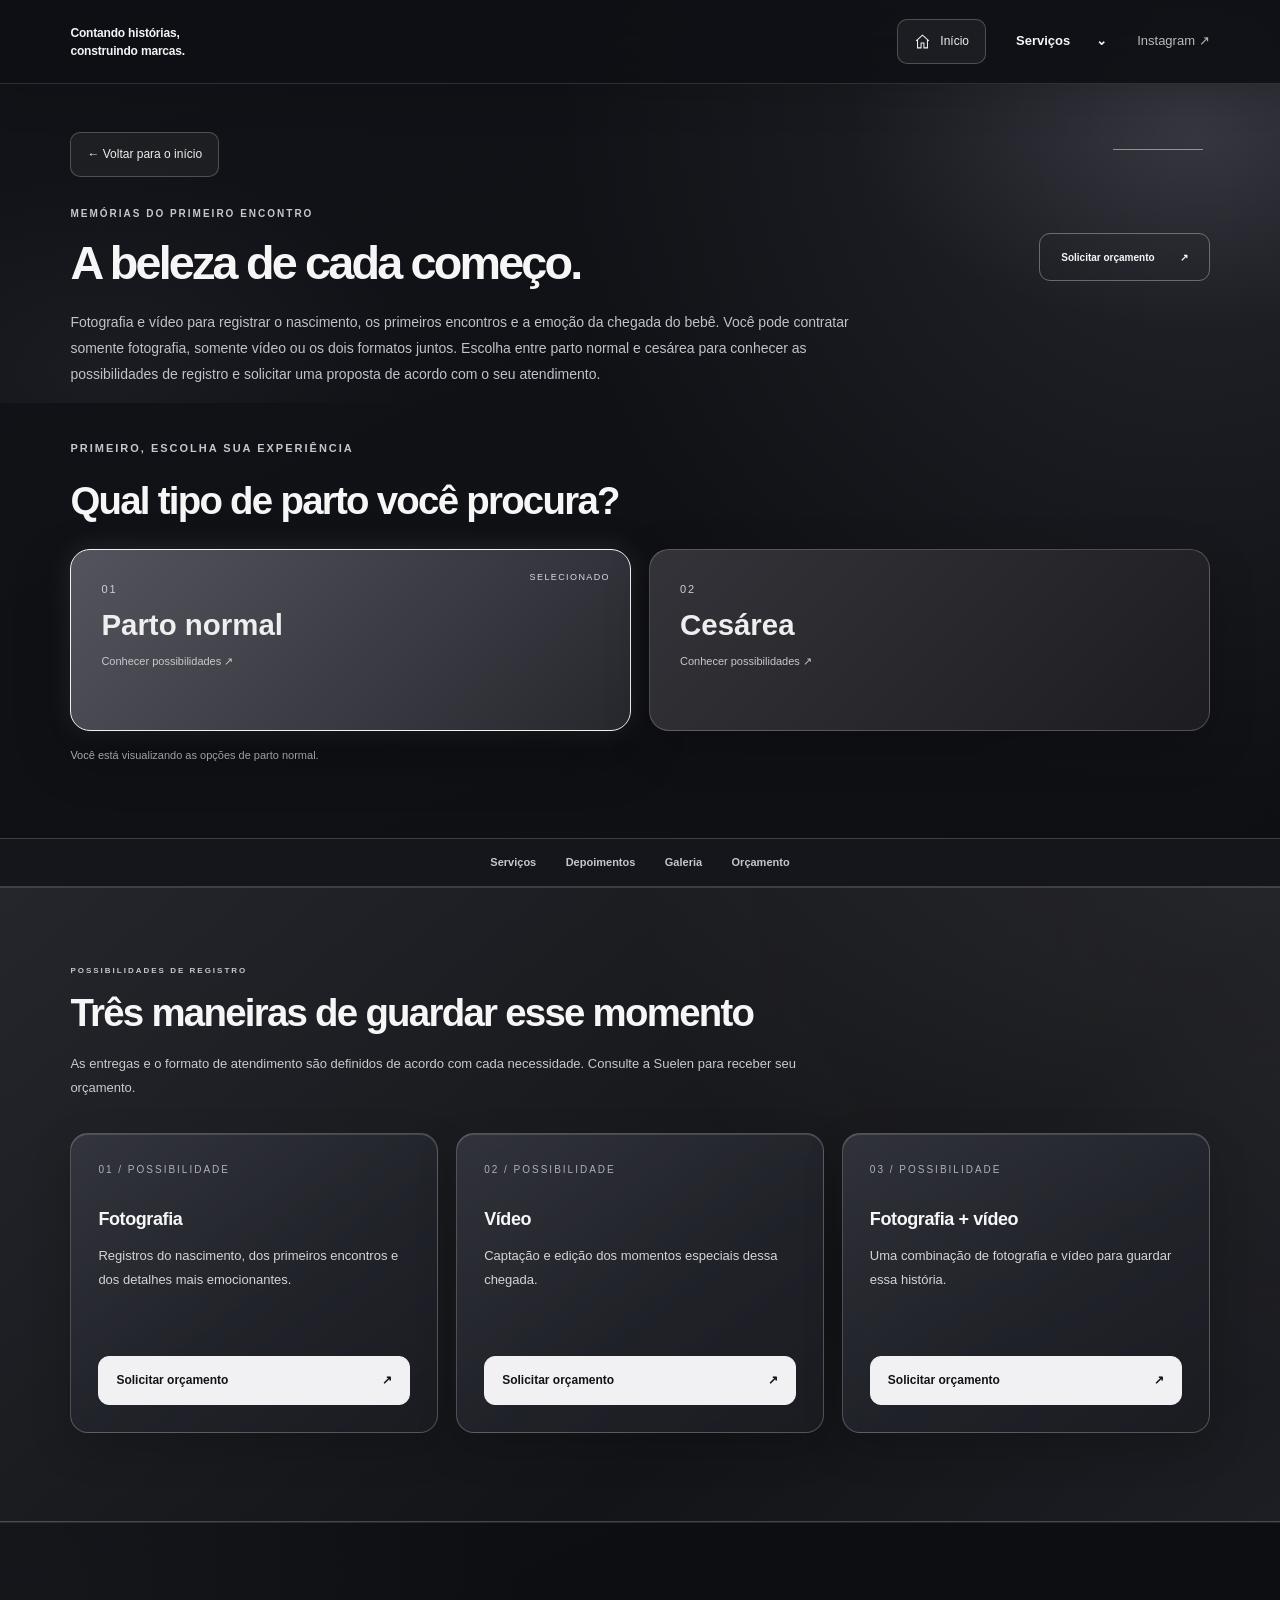
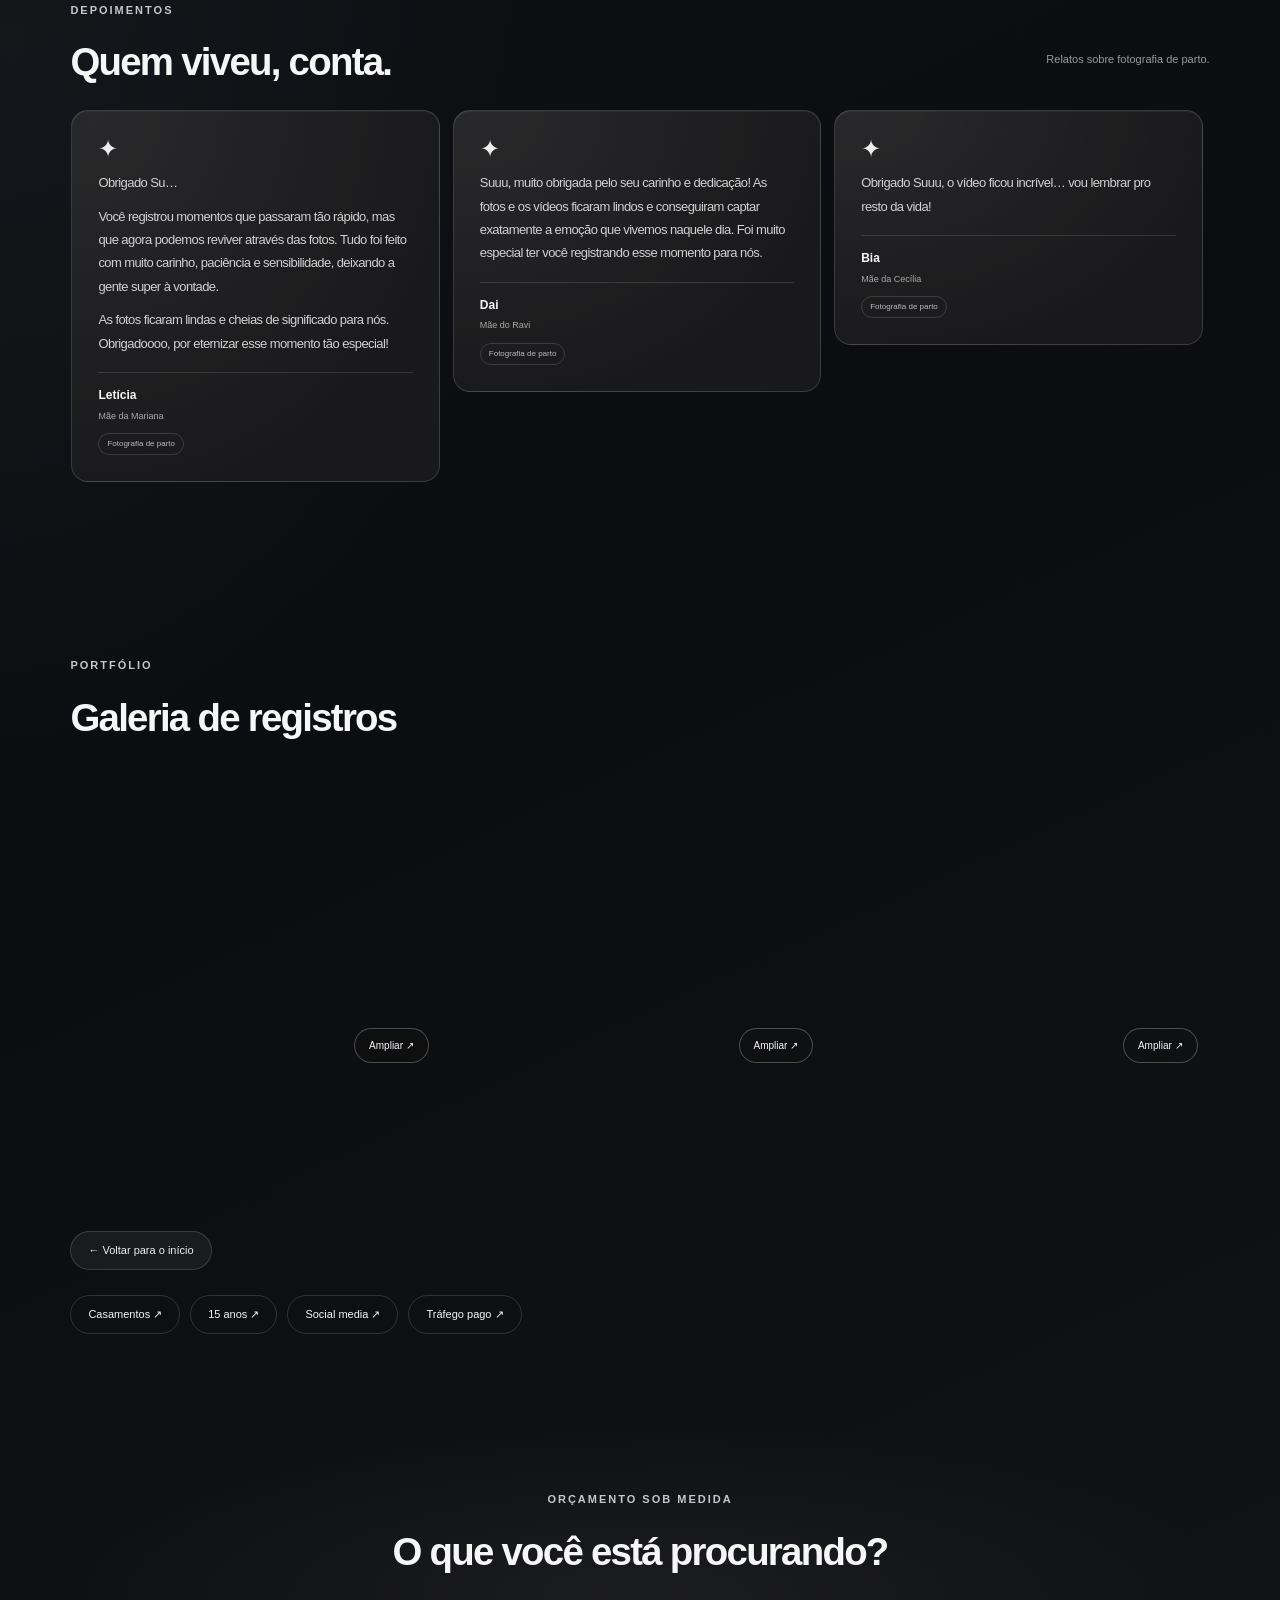
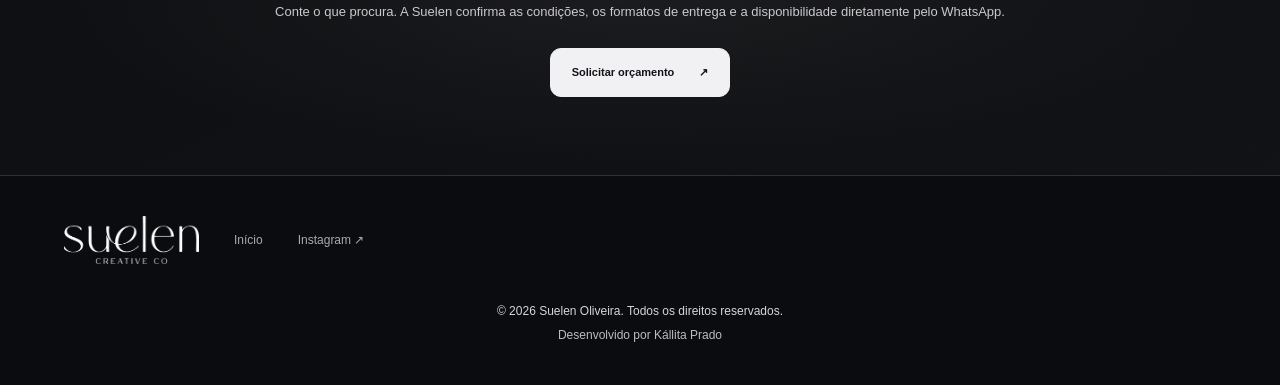
<file: normal.html>
<!DOCTYPE html>
<html lang="pt-BR">
<head>
  <meta charset="utf-8">
  <meta name="viewport" content="width=device-width, initial-scale=1">
  <meta http-equiv="refresh" content="0; url=parto.html?tipo=normal">
  <link rel="canonical" href="parto.html?tipo=normal">
  <title>Parto normal | Suelen Creative Co</title>
</head>
<body>
  <p>Conheça os serviços para parto normal em <a href="parto.html?tipo=normal">Fotografia e vídeo de parto</a>.</p>
</body>
</html>
</file>
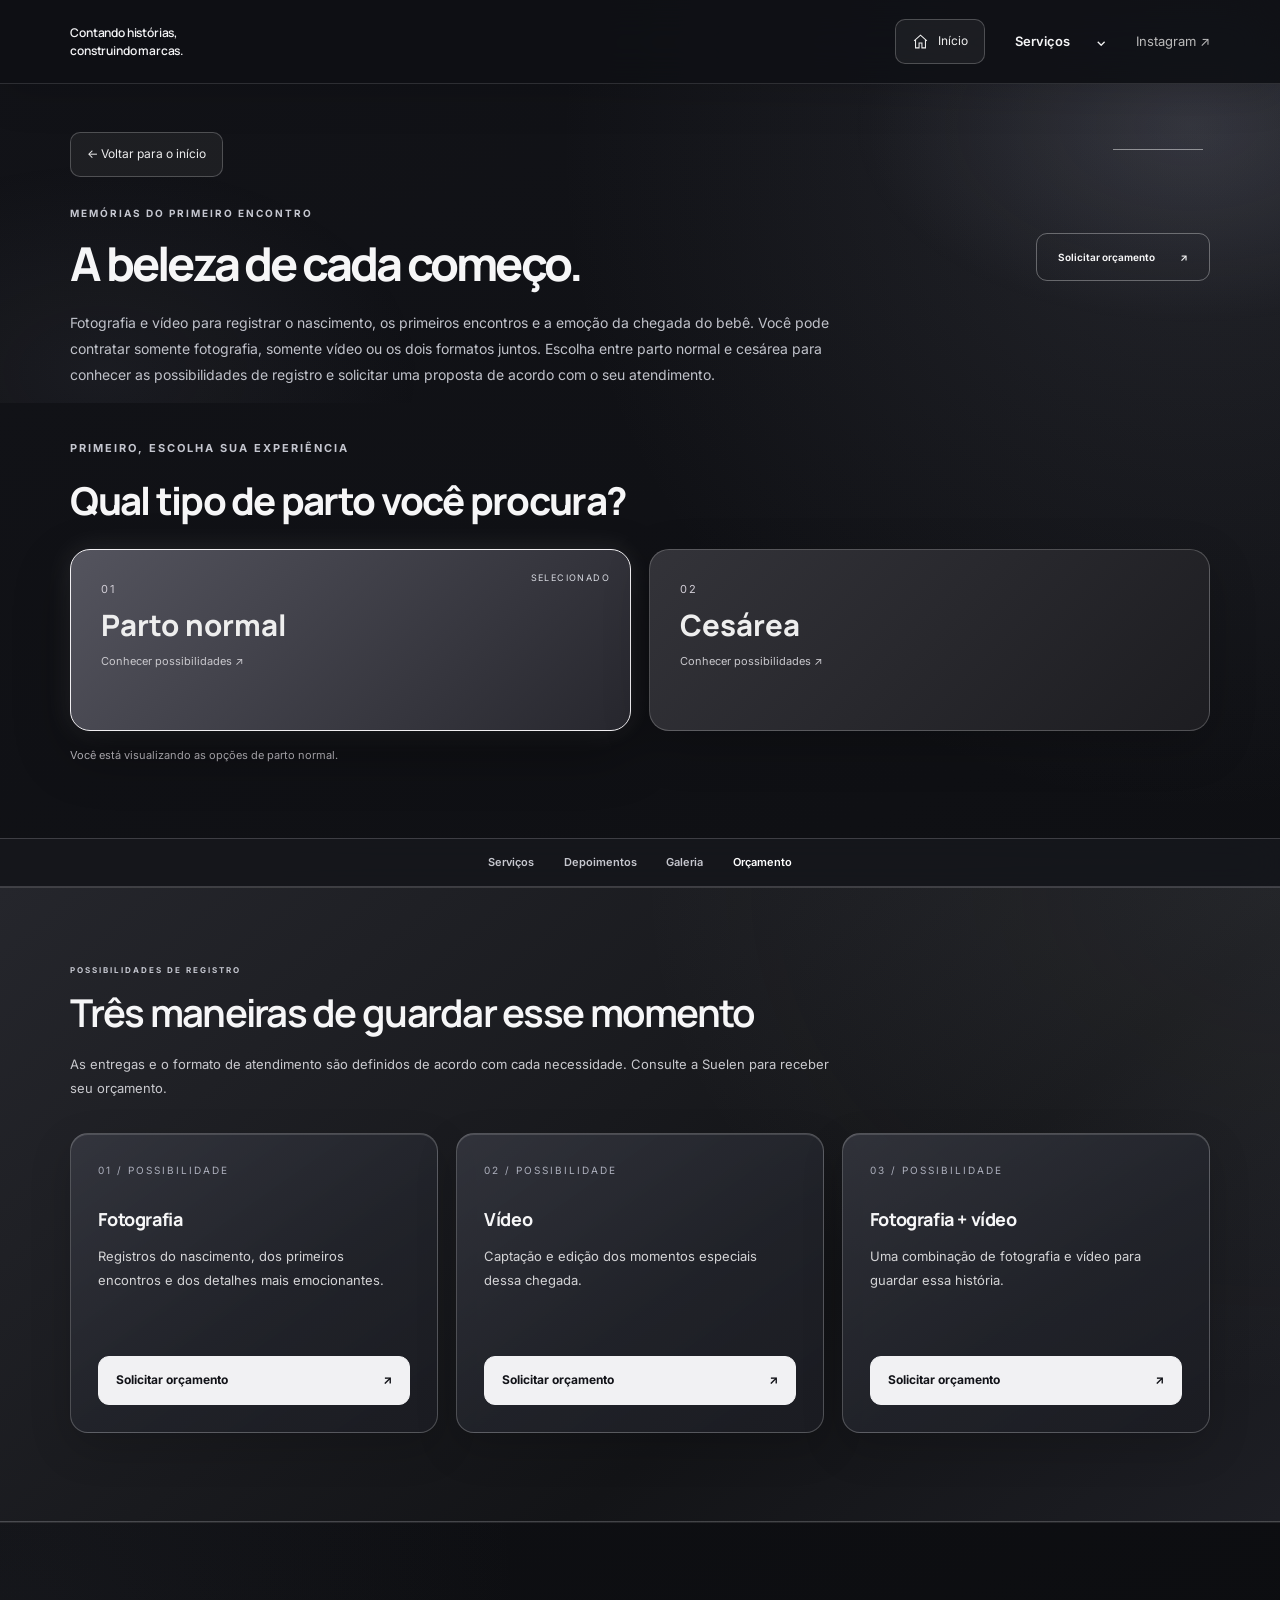
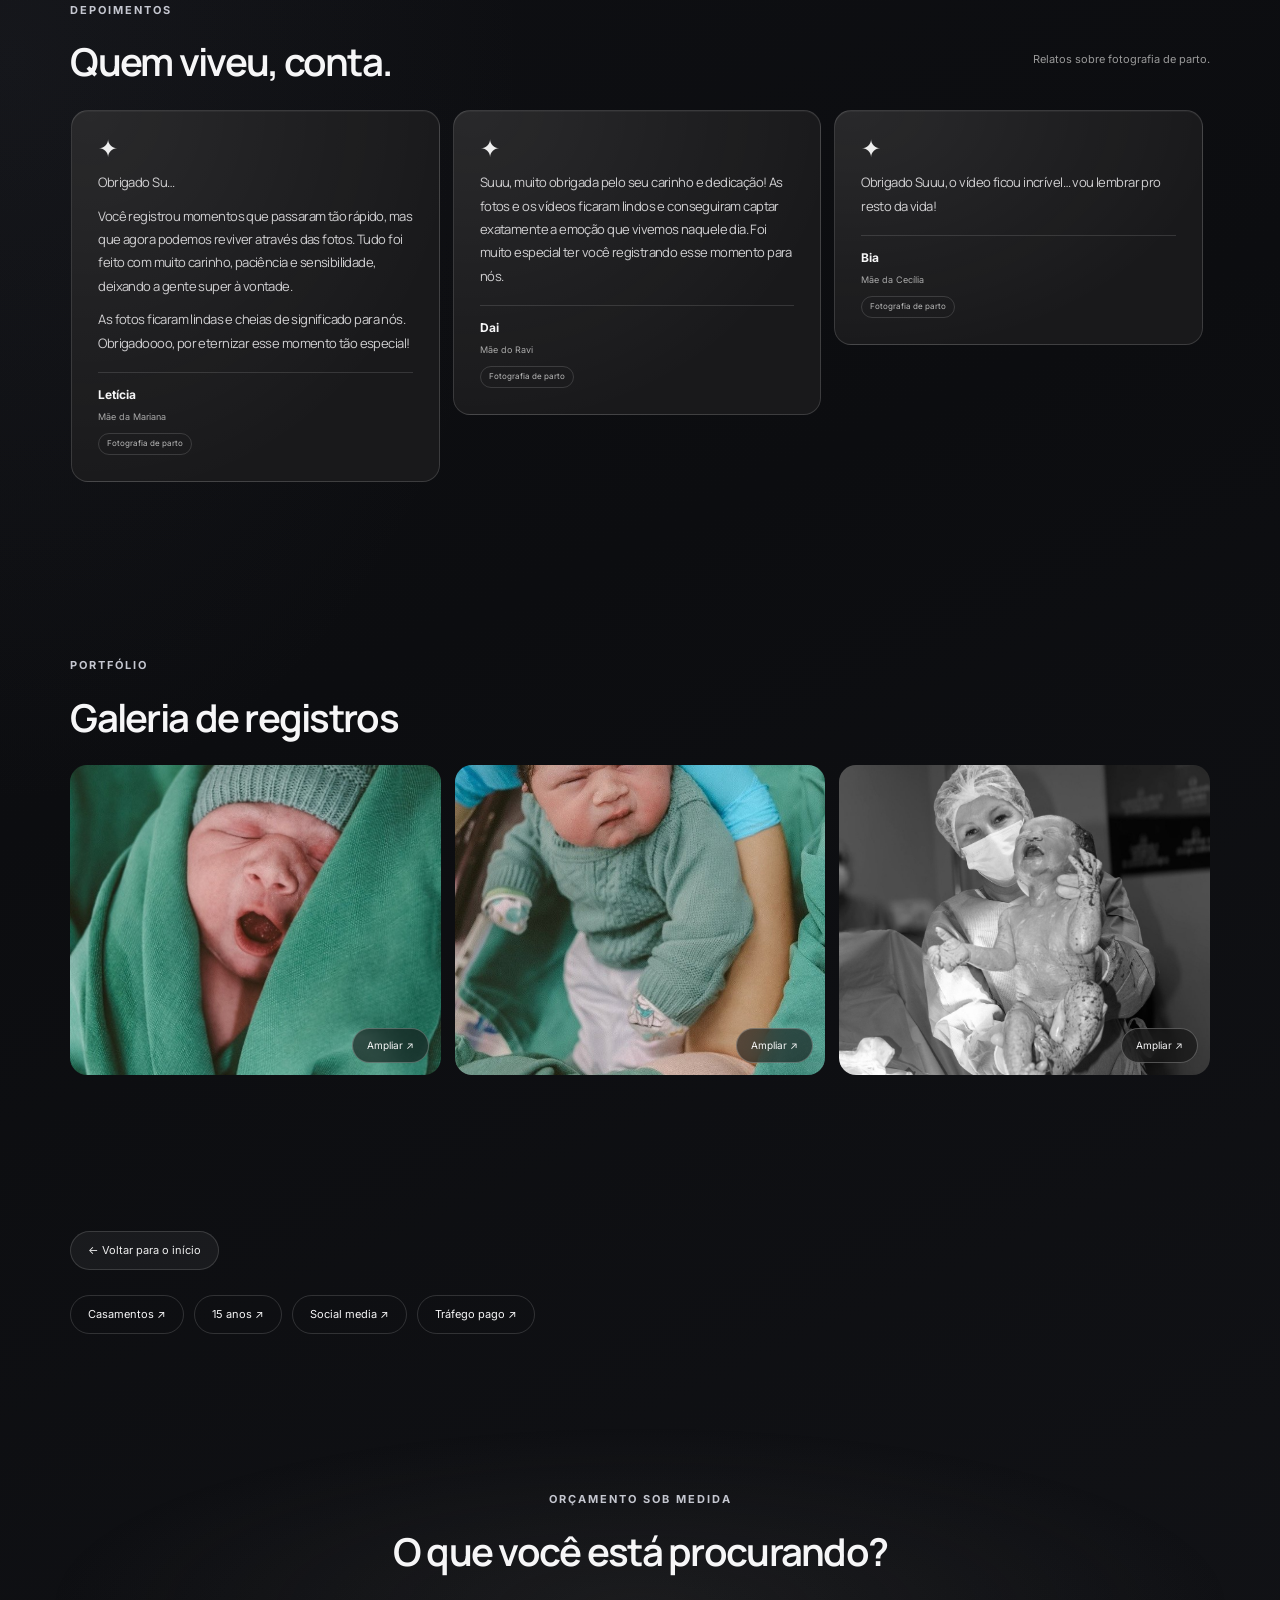
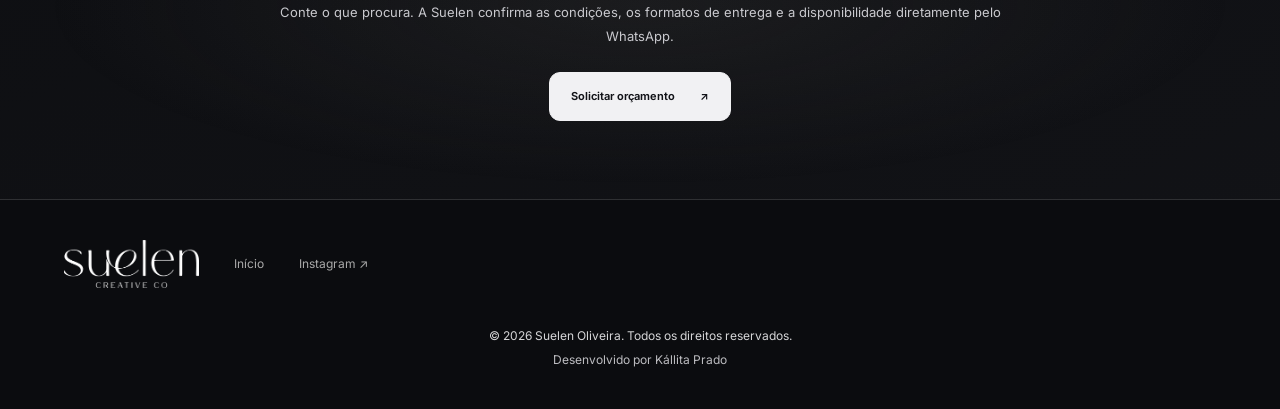
<file: parto.html>
<!DOCTYPE html>
<html lang="pt-BR">
 <head>
  <link href="https://fonts.googleapis.com" rel="preconnect"/>
  <link crossorigin="" href="https://fonts.gstatic.com" rel="preconnect"/>
  <link href="https://fonts.googleapis.com/css2?family=Inter:wght@400;500;600;700&amp;family=Manrope:wght@400;500;600;700;800&amp;display=swap" rel="stylesheet"/>
  <meta charset="utf-8"/>
  <meta content="width=device-width, initial-scale=1" name="viewport"/>
  <meta content="#101011" name="theme-color"/>
  <meta content="Conheça os serviços de Suelen Oliveira e solicite seu orçamento personalizado pelo WhatsApp." name="description"/>
  <title>
   Fotografia e vídeo de parto | Suelen Creative Co
  </title>
  <link href="style.css?v=15" rel="stylesheet"/>
 </head>
 <body class="birth-journey">
  <a class="skip" href="#conteudo">
   Pular para o conteúdo
  </a>
  <div aria-hidden="true" class="progress">
  </div>
  <header>
   <a aria-label="Página inicial" class="brand slogan-brand" href="index.html">
    Contando histórias,
    <br/>
    construindo marcas.
   </a>
   <a class="home-button" href="index.html">
    <svg aria-hidden="true" fill="none" height="17" stroke="currentColor" stroke-width="1.5" viewbox="0 0 24 24" width="17">
     <path d="m3 11 9-8 9 8M5 9v12h5v-7h4v7h5V9">
     </path>
    </svg>
    Início
   </a>
   <details class="service-menu">
    <summary>
     Serviços
     <span>
      ⌄
     </span>
    </summary>
    <nav aria-label="Serviços">
     <a aria-current="page" href="parto.html?tipo=normal">
      Parto normal
      <span>
       ↗
      </span>
     </a>
     <a href="parto.html?tipo=cesarea">
      Cesárea
      <span>
       ↗
      </span>
     </a>
     <a href="casamento.html">
      Casamentos
      <span>
       ↗
      </span>
     </a>
     <a href="quinze.html">
      15 anos
      <span>
       ↗
      </span>
     </a>
     <a href="social.html">
      Social media
      <span>
       ↗
      </span>
     </a>
     <a href="trafego.html">
      Tráfego pago
      <span>
       ↗
      </span>
     </a>
    </nav>
   </details>
   <a class="header-instagram" href="https://www.instagram.com/_asuoliveira/" rel="noopener" target="_blank">
    Instagram ↗
   </a>
  </header>
  <main id="conteudo">
   <section class="wrap service-heading enhanced-service-hero reveal">
    <a class="back-home" href="index.html">
     ← Voltar para o início
    </a>
    <div class="service-title">
     <div>
      <p class="eyebrow">
       MEMÓRIAS DO PRIMEIRO ENCONTRO
      </p>
      <h1>
       A beleza de cada começo.
      </h1>
     </div>
     <a class="button outline" href="https://wa.me/5519999200399?text=Ol%C3%A1%2C%20Suelen%21%20Vim%20pelo%20seu%20site%20e%20gostaria%20de%20solicitar%20uma%20proposta%20para%20fotografia%20ou%20v%C3%ADdeo%20de%20parto.%20Podemos%20conversar%3F" rel="noopener noreferrer" target="_blank">
      Solicitar orçamento
      <span aria-hidden="true">
       ↗
      </span>
     </a>
    </div>
    <p class="service-lead">
     Fotografia e vídeo para registrar o nascimento, os primeiros encontros e a emoção da chegada do bebê. Você pode contratar somente fotografia, somente vídeo ou os dois formatos juntos. Escolha entre parto normal e cesárea para conhecer as possibilidades de registro e solicitar uma proposta de acordo com o seu atendimento.
    </p>
   </section>
   <div class="wrap birth-selector-wrap reveal" id="modalidade">
    <p class="eyebrow">
     PRIMEIRO, ESCOLHA SUA EXPERIÊNCIA
    </p>
    <h2>
     Qual tipo de parto você procura?
    </h2>
    <div aria-label="Tipo de parto" class="birth-selector" role="group">
     <button aria-pressed="true" class="birth-choice is-selected" data-birth-choice="normal" type="button">
      <span class="birth-choice-number">
       01
      </span>
      <strong>
       Parto normal
      </strong>
      <span>
       Conhecer possibilidades ↗
      </span>
     </button>
     <button aria-pressed="false" class="birth-choice" data-birth-choice="cesarea" type="button">
      <span class="birth-choice-number">
       02
      </span>
      <strong>
       Cesárea
      </strong>
      <span>
       Conhecer possibilidades ↗
      </span>
     </button>
    </div>
    <p aria-live="polite" class="birth-selection-status" role="status">
     Você está visualizando as opções de parto normal.
    </p>
   </div>
   <nav aria-label="Nesta página" class="page-nav">
    <a href="#investimento">
     Serviços
    </a>
    <a href="#depoimentos">
     Depoimentos
    </a>
    <a href="#galeria">
     Galeria
    </a>
    <a href="#contato">
     Orçamento
    </a>
   </nav>
   <section class="investment" id="investimento">
    <div class="wrap">
     <p class="eyebrow">
      POSSIBILIDADES DE REGISTRO
     </p>
     <h2>
      Três maneiras de guardar esse momento
     </h2>
     <p class="proposal-note">
      As entregas e o formato de atendimento são definidos de acordo com cada necessidade. Consulte a Suelen para receber seu orçamento.
     </p>
     <div data-birth-content="normal">
      <div class="plans simplified-plans">
       <article class="plan reveal">
        <p class="package-number">
         01 / POSSIBILIDADE
        </p>
        <h3>
         Fotografia
        </h3>
        <p class="plan-description">
         Registros do nascimento, dos primeiros encontros e dos detalhes mais emocionantes.
        </p>
        <a class="button light" href="https://wa.me/5519999200399?text=Ol%C3%A1%2C%20Suelen%21%20Vim%20pelo%20seu%20site%20e%20gostaria%20de%20solicitar%20uma%20proposta%20para%20parto%20normal%20%E2%80%94%20Fotografia.%20Podemos%20conversar%3F" rel="noopener noreferrer" target="_blank">
         Solicitar orçamento
         <span aria-hidden="true">
          ↗
         </span>
        </a>
       </article>
       <article class="plan reveal">
        <p class="package-number">
         02 / POSSIBILIDADE
        </p>
        <h3>
         Vídeo
        </h3>
        <p class="plan-description">
         Captação e edição dos momentos especiais dessa chegada.
        </p>
        <a class="button light" href="https://wa.me/5519999200399?text=Ol%C3%A1%2C%20Suelen%21%20Vim%20pelo%20seu%20site%20e%20gostaria%20de%20solicitar%20uma%20proposta%20para%20parto%20normal%20%E2%80%94%20V%C3%ADdeo.%20Podemos%20conversar%3F" rel="noopener noreferrer" target="_blank">
         Solicitar orçamento
         <span aria-hidden="true">
          ↗
         </span>
        </a>
       </article>
       <article class="plan reveal">
        <p class="package-number">
         03 / POSSIBILIDADE
        </p>
        <h3>
         Fotografia + vídeo
        </h3>
        <p class="plan-description">
         Uma combinação de fotografia e vídeo para guardar essa história.
        </p>
        <a class="button light" href="https://wa.me/5519999200399?text=Ol%C3%A1%2C%20Suelen%21%20Vim%20pelo%20seu%20site%20e%20gostaria%20de%20solicitar%20uma%20proposta%20para%20parto%20normal%20%E2%80%94%20Fotografia%20%2B%20v%C3%ADdeo.%20Podemos%20conversar%3F" rel="noopener noreferrer" target="_blank">
         Solicitar orçamento
         <span aria-hidden="true">
          ↗
         </span>
        </a>
       </article>
      </div>
     </div>
     <div data-birth-content="cesarea" hidden="">
      <div class="plans simplified-plans">
       <article class="plan reveal">
        <p class="package-number">
         01 / POSSIBILIDADE
        </p>
        <h3>
         Fotografia
        </h3>
        <p class="plan-description">
         Registro fotográfico da cesárea e dos primeiros instantes com o bebê.
        </p>
        <a class="button light" href="https://wa.me/5519999200399?text=Ol%C3%A1%2C%20Suelen%21%20Vim%20pelo%20seu%20site%20e%20gostaria%20de%20solicitar%20uma%20proposta%20para%20ces%C3%A1rea%20%E2%80%94%20Fotografia.%20Podemos%20conversar%3F" rel="noopener noreferrer" target="_blank">
         Solicitar orçamento
         <span aria-hidden="true">
          ↗
         </span>
        </a>
       </article>
       <article class="plan reveal">
        <p class="package-number">
         02 / POSSIBILIDADE
        </p>
        <h3>
         Vídeo
        </h3>
        <p class="plan-description">
         Captação e edição de momentos especiais do nascimento.
        </p>
        <a class="button light" href="https://wa.me/5519999200399?text=Ol%C3%A1%2C%20Suelen%21%20Vim%20pelo%20seu%20site%20e%20gostaria%20de%20solicitar%20uma%20proposta%20para%20ces%C3%A1rea%20%E2%80%94%20V%C3%ADdeo.%20Podemos%20conversar%3F" rel="noopener noreferrer" target="_blank">
         Solicitar orçamento
         <span aria-hidden="true">
          ↗
         </span>
        </a>
       </article>
       <article class="plan reveal">
        <p class="package-number">
         03 / POSSIBILIDADE
        </p>
        <h3>
         Fotografia + vídeo
        </h3>
        <p class="plan-description">
         Diferentes formatos para registrar cada detalhe dessa chegada.
        </p>
        <a class="button light" href="https://wa.me/5519999200399?text=Ol%C3%A1%2C%20Suelen%21%20Vim%20pelo%20seu%20site%20e%20gostaria%20de%20solicitar%20uma%20proposta%20para%20ces%C3%A1rea%20%E2%80%94%20Fotografia%20%2B%20v%C3%ADdeo.%20Podemos%20conversar%3F" rel="noopener noreferrer" target="_blank">
         Solicitar orçamento
         <span aria-hidden="true">
          ↗
         </span>
        </a>
       </article>
      </div>
     </div>
    </div>
   </section>
   <section class="testimonials wrap reveal" id="depoimentos">
    <div class="section-top">
     <div>
      <p class="eyebrow">
       DEPOIMENTOS
      </p>
      <h2>
       Quem viveu, conta.
      </h2>
     </div>
     <p>
      Relatos sobre fotografia de parto.
     </p>
    </div>
    <div aria-label="Depoimentos de clientes" class="review-track" tabindex="0">
     <article class="review-card">
      <span aria-hidden="true" class="review-star">
       ✦
      </span>
      <blockquote>
       <p>
        Obrigado Su…
       </p>
       <p>
        Você registrou momentos que passaram tão rápido, mas que agora podemos reviver através das fotos. Tudo foi feito com muito carinho, paciência e sensibilidade, deixando a gente super à vontade.
       </p>
       <p>
        As fotos ficaram lindas e cheias de significado para nós. Obrigadoooo, por eternizar esse momento tão especial!
       </p>
      </blockquote>
      <div class="review-person">
       <strong>
        Letícia
       </strong>
       <small>
        Mãe da Mariana
       </small>
       <span class="service-tag">
        Fotografia de parto
       </span>
      </div>
     </article>
     <article class="review-card">
      <span aria-hidden="true" class="review-star">
       ✦
      </span>
      <blockquote>
       <p>
        Suuu, muito obrigada pelo seu carinho e dedicação! As fotos e os vídeos ficaram lindos e conseguiram captar exatamente a emoção que vivemos naquele dia. Foi muito especial ter você registrando esse momento para nós.
       </p>
      </blockquote>
      <div class="review-person">
       <strong>
        Dai
       </strong>
       <small>
        Mãe do Ravi
       </small>
       <span class="service-tag">
        Fotografia de parto
       </span>
      </div>
     </article>
     <article class="review-card">
      <span aria-hidden="true" class="review-star">
       ✦
      </span>
      <blockquote>
       <p>
        Obrigado Suuu, o vídeo ficou incrível… vou lembrar pro resto da vida!
       </p>
      </blockquote>
      <div class="review-person">
       <strong>
        Bia
       </strong>
       <small>
        Mãe da Cecília
       </small>
       <span class="service-tag">
        Fotografia de parto
       </span>
      </div>
     </article>
    </div>
    <div class="review-controls" hidden="">
     <span>
      Explore os depoimentos
     </span>
     <button aria-label="Depoimento anterior" data-review="-1">
      ←
     </button>
     <button aria-label="Próximo depoimento" data-review="1">
      →
     </button>
    </div>
   </section>
   <section class="wrap mini-gallery reveal" id="galeria">
    <p class="eyebrow">
     PORTFÓLIO
    </p>
    <h2>
     Galeria de registros
    </h2>
    <div class="birth-content" data-birth-content="normal">
     <div class="gallery">
      <a aria-label="Ampliar fotografia" class="zoom" href="assets/birth-5.jpg">
       <img alt="Registro de nascimento" loading="lazy" src="assets/birth-5.jpg"/>
       <span>
        Ampliar ↗
       </span>
      </a>
      <a aria-label="Ampliar fotografia" class="zoom" href="assets/birth-6.jpg">
       <img alt="Registro de nascimento" loading="lazy" src="assets/birth-6.jpg"/>
       <span>
        Ampliar ↗
       </span>
      </a>
      <a aria-label="Ampliar fotografia" class="zoom" href="assets/birth-7.jpg">
       <img alt="Registro de nascimento" loading="lazy" src="assets/birth-7.jpg"/>
       <span>
        Ampliar ↗
       </span>
      </a>
     </div>
    </div>
    <div class="birth-content" data-birth-content="cesarea" hidden="">
     <div class="gallery">
      <a aria-label="Ampliar fotografia" class="zoom" href="assets/birth-7.jpg">
       <img alt="Registro de nascimento" loading="lazy" src="assets/birth-7.jpg"/>
       <span>
        Ampliar ↗
       </span>
      </a>
      <a aria-label="Ampliar fotografia" class="zoom" href="assets/birth-5.jpg">
       <img alt="Registro de nascimento" loading="lazy" src="assets/birth-5.jpg"/>
       <span>
        Ampliar ↗
       </span>
      </a>
      <a aria-label="Ampliar fotografia" class="zoom" href="assets/birth-6.jpg">
       <img alt="Registro de nascimento" loading="lazy" src="assets/birth-6.jpg"/>
       <span>
        Ampliar ↗
       </span>
      </a>
     </div>
    </div>
   </section>
   <section class="wrap other-services">
    <a class="back-home" href="index.html">
     ← Voltar para o início
    </a>
    <div>
     <a href="casamento.html">
      Casamentos ↗
     </a>
     <a href="quinze.html">
      15 anos ↗
     </a>
     <a href="social.html">
      Social media ↗
     </a>
     <a href="trafego.html">
      Tráfego pago ↗
     </a>
    </div>
   </section>
   <section class="contact wrap reveal" id="contato">
    <p class="eyebrow">
     ORÇAMENTO SOB MEDIDA
    </p>
    <h2>
     O que você está procurando?
    </h2>
    <p class="proposal-note">
     Conte o que procura. A Suelen confirma as condições, os formatos de entrega e a disponibilidade diretamente pelo WhatsApp.
    </p>
    <div class="contact-actions">
     <a class="button light" href="https://wa.me/5519999200399?text=Ol%C3%A1%2C%20Suelen%21%20Vim%20pelo%20seu%20site%20e%20gostaria%20de%20solicitar%20uma%20proposta%20para%20fotografia%20ou%20v%C3%ADdeo%20de%20parto.%20Podemos%20conversar%3F" rel="noopener noreferrer" target="_blank">
      Solicitar orçamento
      <span aria-hidden="true">
       ↗
      </span>
     </a>
    </div>
   </section>
  </main>
  <footer>
   <img alt="Suelen Creative Co" src="assets/logo-branco.png" width="150"/>
   <a href="index.html">
    Início
   </a>
   <a href="https://www.instagram.com/_asuoliveira/" rel="noopener" target="_blank">
    Instagram ↗
   </a>
   <div class="footer-credits">
    <p class="copyright">
     © 2026 Suelen Oliveira. Todos os direitos reservados.
    </p>
    <p class="developer-credit">
     Desenvolvido por Kállita Prado
    </p>
   </div>
  </footer>
  <dialog aria-label="Fotografia ampliada" class="lightbox">
   <button aria-label="Fechar fotografia" type="button">
    ×
   </button>
   <img alt=""/>
  </dialog>
  <script defer="" src="app.js?v=15">
  </script>
 </body>
</html>
</file>
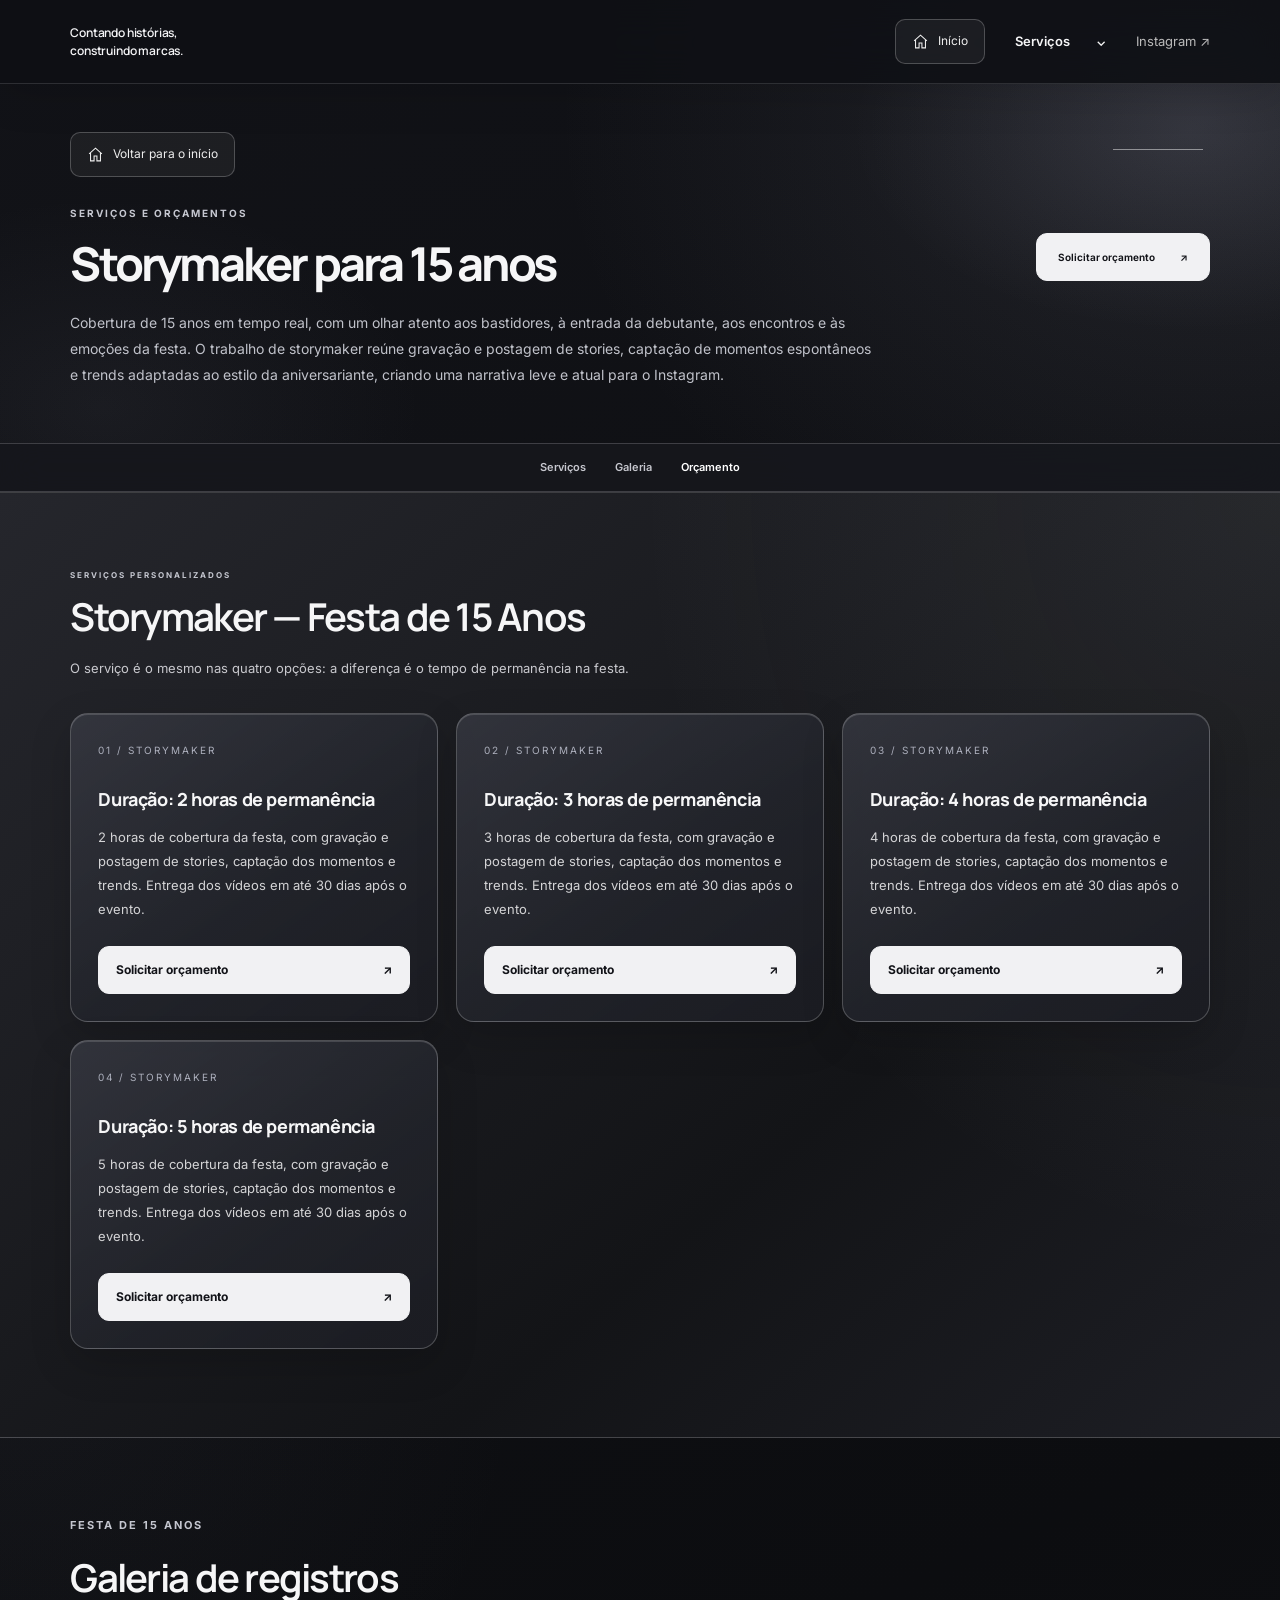
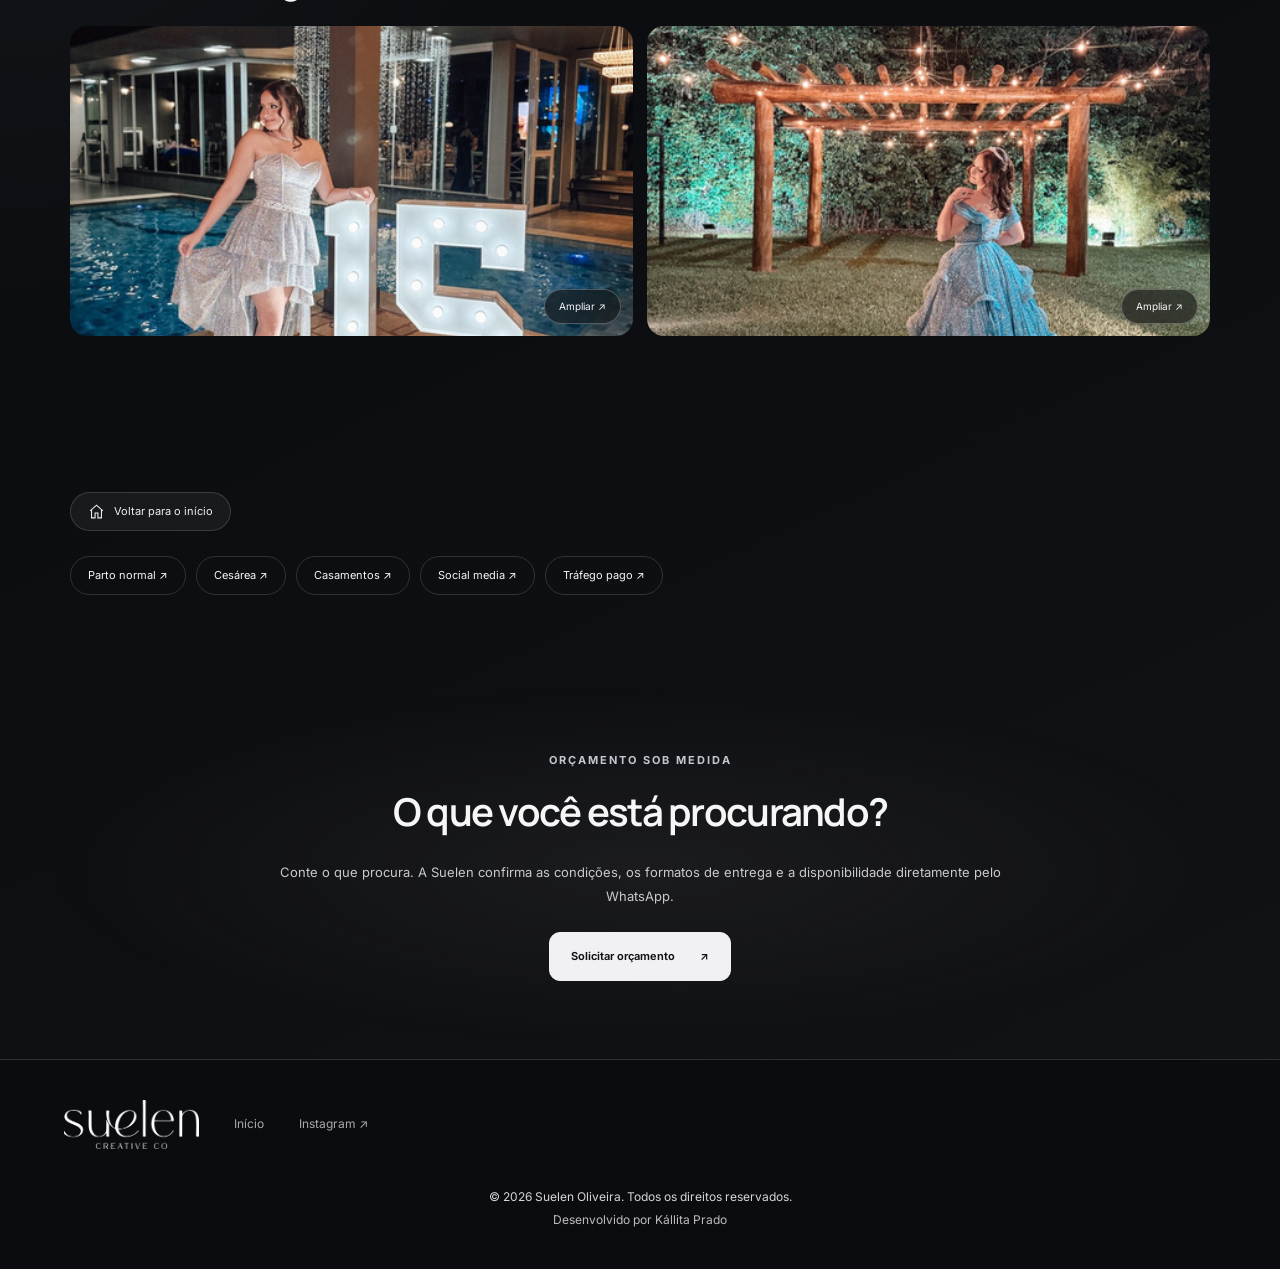
<file: quinze.html>
<!DOCTYPE html>
<html lang="pt-BR">
 <head>
  <link href="https://fonts.googleapis.com" rel="preconnect"/>
  <link crossorigin="" href="https://fonts.gstatic.com" rel="preconnect"/>
  <link href="https://fonts.googleapis.com/css2?family=Inter:wght@400;500;600;700&amp;family=Manrope:wght@400;500;600;700;800&amp;display=swap" rel="stylesheet"/>
  <meta charset="utf-8"/>
  <meta content="width=device-width,initial-scale=1" name="viewport"/>
  <meta content="#101011" name="theme-color"/>
  <title>
   Storymaker para 15 anos | Suelen Creative Co
  </title>
  <meta content="Conheça os serviços de Suelen Oliveira e solicite seu orçamento personalizado pelo WhatsApp." name="description"/>
  <link href="style.css?v=15" rel="stylesheet"/>
 </head>
 <body>
  <a class="skip" href="#conteudo">
   Pular para o conteúdo
  </a>
  <div aria-hidden="true" class="progress">
  </div>
  <header>
   <a aria-label="Página inicial" class="brand slogan-brand" href="index.html">
    Contando histórias,
    <br/>
    construindo marcas.
   </a>
   <a class="home-button" href="index.html">
    <svg aria-hidden="true" fill="none" height="17" stroke="currentColor" stroke-width="1.5" viewbox="0 0 24 24" width="17">
     <path d="m3 11 9-8 9 8M5 9v12h5v-7h4v7h5V9">
     </path>
    </svg>
    Início
   </a>
   <details class="service-menu">
    <summary>
     Serviços
     <span>
      ⌄
     </span>
    </summary>
    <nav aria-label="Serviços">
     <a href="normal.html">
      Parto normal
      <span>
       ↗
      </span>
     </a>
     <a href="cesarea.html">
      Cesárea
      <span>
       ↗
      </span>
     </a>
     <a href="casamento.html">
      Casamentos
      <span>
       ↗
      </span>
     </a>
     <a aria-current="page" href="quinze.html">
      15 anos
      <span>
       ↗
      </span>
     </a>
     <a href="social.html">
      Social media
      <span>
       ↗
      </span>
     </a>
     <a href="trafego.html">
      Tráfego pago
      <span>
       ↗
      </span>
     </a>
    </nav>
   </details>
   <a class="header-instagram" href="https://www.instagram.com/_asuoliveira/" rel="noopener" target="_blank">
    Instagram ↗
   </a>
  </header>
  <main id="conteudo">
   <section class="wrap service-heading enhanced-service-hero">
    <a class="back-home" href="index.html">
     <svg aria-hidden="true" fill="none" height="17" stroke="currentColor" stroke-width="1.5" viewbox="0 0 24 24" width="17">
      <path d="m3 11 9-8 9 8M5 9v12h5v-7h4v7h5V9">
      </path>
     </svg>
     Voltar para o início
    </a>
    <div class="service-title">
     <div>
      <p class="eyebrow">
       SERVIÇOS E ORÇAMENTOS
      </p>
      <h1>
       Storymaker para 15 anos
      </h1>
     </div>
     <a class="button light" href="https://wa.me/5519999200399?text=Ol%C3%A1%2C%20Suelen%21%20Vim%20pelo%20seu%20site%20e%20gostaria%20de%20solicitar%20uma%20proposta%20para%20storymaker%20para%2015%20anos.%20Podemos%20conversar%3F" rel="noopener noreferrer" target="_blank">
      Solicitar orçamento
      <span aria-hidden="true">
       ↗
      </span>
     </a>
    </div>
    <p class="service-lead">
     Cobertura de 15 anos em tempo real, com um olhar atento aos bastidores, à entrada da debutante, aos encontros e às emoções da festa. O trabalho de storymaker reúne gravação e postagem de stories, captação de momentos espontâneos e trends adaptadas ao estilo da aniversariante, criando uma narrativa leve e atual para o Instagram.
    </p>
   </section>
   <nav aria-label="Nesta página" class="page-nav">
    <a href="#investimento">
     Serviços
    </a>
    <a href="#galeria">
     Galeria
    </a>
    <a href="#contato">
     Orçamento
    </a>
   </nav>
   <section class="investment" id="investimento">
    <div class="wrap">
     <p class="eyebrow">
      SERVIÇOS PERSONALIZADOS
     </p>
     <h2>
      Storymaker — Festa de 15 Anos
     </h2>
     <p class="proposal-note">
      O serviço é o mesmo nas quatro opções: a diferença é o tempo de permanência na festa.
     </p>
     <div class="plans simplified-plans" style="grid-template-columns: repeat(auto-fit, minmax(min(100%, 280px), 1fr));">
      <article class="plan reveal">
       <p class="package-number">01 / STORYMAKER</p>
       <h3>Duração: 2 horas de permanência</h3>
       <p class="plan-description">2 horas de cobertura da festa, com gravação e postagem de stories, captação dos momentos e trends. Entrega dos vídeos em até 30 dias após o evento.</p>
       <a class="button light" href="https://wa.me/5519999200399?text=Ol%C3%A1%2C%20Suelen!%20Vim%20pelo%20seu%20site%20e%20gostaria%20de%20solicitar%20uma%20proposta%20para%20Storymaker%20para%20festa%20de%2015%20anos%20%E2%80%94%202%20horas%20de%20perman%C3%AAncia.%20Podemos%20conversar%3F" rel="noopener noreferrer" target="_blank">
        Solicitar orçamento <span aria-hidden="true">↗</span>
       </a>
      </article>
      <article class="plan reveal">
       <p class="package-number">02 / STORYMAKER</p>
       <h3>Duração: 3 horas de permanência</h3>
       <p class="plan-description">3 horas de cobertura da festa, com gravação e postagem de stories, captação dos momentos e trends. Entrega dos vídeos em até 30 dias após o evento.</p>
       <a class="button light" href="https://wa.me/5519999200399?text=Ol%C3%A1%2C%20Suelen!%20Vim%20pelo%20seu%20site%20e%20gostaria%20de%20solicitar%20uma%20proposta%20para%20Storymaker%20para%20festa%20de%2015%20anos%20%E2%80%94%203%20horas%20de%20perman%C3%AAncia.%20Podemos%20conversar%3F" rel="noopener noreferrer" target="_blank">
        Solicitar orçamento <span aria-hidden="true">↗</span>
       </a>
      </article>
      <article class="plan reveal">
       <p class="package-number">03 / STORYMAKER</p>
       <h3>Duração: 4 horas de permanência</h3>
       <p class="plan-description">4 horas de cobertura da festa, com gravação e postagem de stories, captação dos momentos e trends. Entrega dos vídeos em até 30 dias após o evento.</p>
       <a class="button light" href="https://wa.me/5519999200399?text=Ol%C3%A1%2C%20Suelen!%20Vim%20pelo%20seu%20site%20e%20gostaria%20de%20solicitar%20uma%20proposta%20para%20Storymaker%20para%20festa%20de%2015%20anos%20%E2%80%94%204%20horas%20de%20perman%C3%AAncia.%20Podemos%20conversar%3F" rel="noopener noreferrer" target="_blank">
        Solicitar orçamento <span aria-hidden="true">↗</span>
       </a>
      </article>
      <article class="plan reveal">
       <p class="package-number">04 / STORYMAKER</p>
       <h3>Duração: 5 horas de permanência</h3>
       <p class="plan-description">5 horas de cobertura da festa, com gravação e postagem de stories, captação dos momentos e trends. Entrega dos vídeos em até 30 dias após o evento.</p>
       <a class="button light" href="https://wa.me/5519999200399?text=Ol%C3%A1%2C%20Suelen!%20Vim%20pelo%20seu%20site%20e%20gostaria%20de%20solicitar%20uma%20proposta%20para%20Storymaker%20para%20festa%20de%2015%20anos%20%E2%80%94%205%20horas%20de%20perman%C3%AAncia.%20Podemos%20conversar%3F" rel="noopener noreferrer" target="_blank">
        Solicitar orçamento <span aria-hidden="true">↗</span>
       </a>
      </article>
     </div>
    </div>
   </section>
   <section class="wrap mini-gallery reveal" id="galeria">
    <p class="eyebrow">
     FESTA DE 15 ANOS
    </p>
    <h2>
     Galeria de registros
    </h2>
    <div class="gallery">
     <a aria-label="Ampliar registro de festa de 15 anos" class="zoom" href="assets/quinze-2-0.jpeg">
      <img alt="Debutante em sua festa de 15 anos" height="605" loading="lazy" src="assets/quinze-2-0.jpeg" width="454"/>
      <span>
       Ampliar ↗
      </span>
     </a>
     <a aria-label="Ampliar registro de festa de 15 anos" class="zoom" href="assets/quinze-2-1.jpeg">
      <img alt="Debutante de vestido azul no jardim da celebração" height="605" loading="lazy" src="assets/quinze-2-1.jpeg" width="454"/>
      <span>
       Ampliar ↗
      </span>
     </a>
    </div>
   </section>
   <section class="wrap other-services">
    <a class="back-home" href="index.html">
     <svg aria-hidden="true" fill="none" height="17" stroke="currentColor" stroke-width="1.5" viewbox="0 0 24 24" width="17">
      <path d="m3 11 9-8 9 8M5 9v12h5v-7h4v7h5V9">
      </path>
     </svg>
     Voltar para o início
    </a>
    <div>
     <a href="normal.html">
      Parto normal ↗
     </a>
     <a href="cesarea.html">
      Cesárea ↗
     </a>
     <a href="casamento.html">
      Casamentos ↗
     </a>
     <a href="social.html">
      Social media ↗
     </a>
     <a href="trafego.html">
      Tráfego pago ↗
     </a>
    </div>
   </section>
   <section class="contact wrap reveal" id="contato">
    <p class="eyebrow">
     ORÇAMENTO SOB MEDIDA
    </p>
    <h2>
     O que você está procurando?
    </h2>
    <p class="proposal-note">
     Conte o que procura. A Suelen confirma as condições, os formatos de entrega e a disponibilidade diretamente pelo WhatsApp.
    </p>
    <div class="contact-actions">
     <a class="button light" href="https://wa.me/5519999200399?text=Ol%C3%A1%2C%20Suelen%21%20Vim%20pelo%20seu%20site%20e%20gostaria%20de%20solicitar%20uma%20proposta%20para%20storymaker%20para%2015%20anos.%20Podemos%20conversar%3F" rel="noopener noreferrer" target="_blank">
      Solicitar orçamento
      <span aria-hidden="true">
       ↗
      </span>
     </a>
    </div>
   </section>
  </main>
  <footer>
   <img alt="Suelen Creative Co" src="assets/logo-branco.png" width="150"/>
   <a href="index.html">
    Início
   </a>
   <a href="https://www.instagram.com/_asuoliveira/" rel="noopener" target="_blank">
    Instagram ↗
   </a>
   <div class="footer-credits">
    <p class="copyright">
     © 2026 Suelen Oliveira. Todos os direitos reservados.
    </p>
    <p class="developer-credit">
     Desenvolvido por Kállita Prado
    </p>
   </div>
  </footer>
  <dialog aria-label="Fotografia ampliada" class="lightbox">
   <button aria-label="Fechar fotografia" type="button">
    ×
   </button>
   <img alt=""/>
  </dialog>
  <script defer="" src="app.js?v=15">
  </script>
 </body>
</html>
</file>
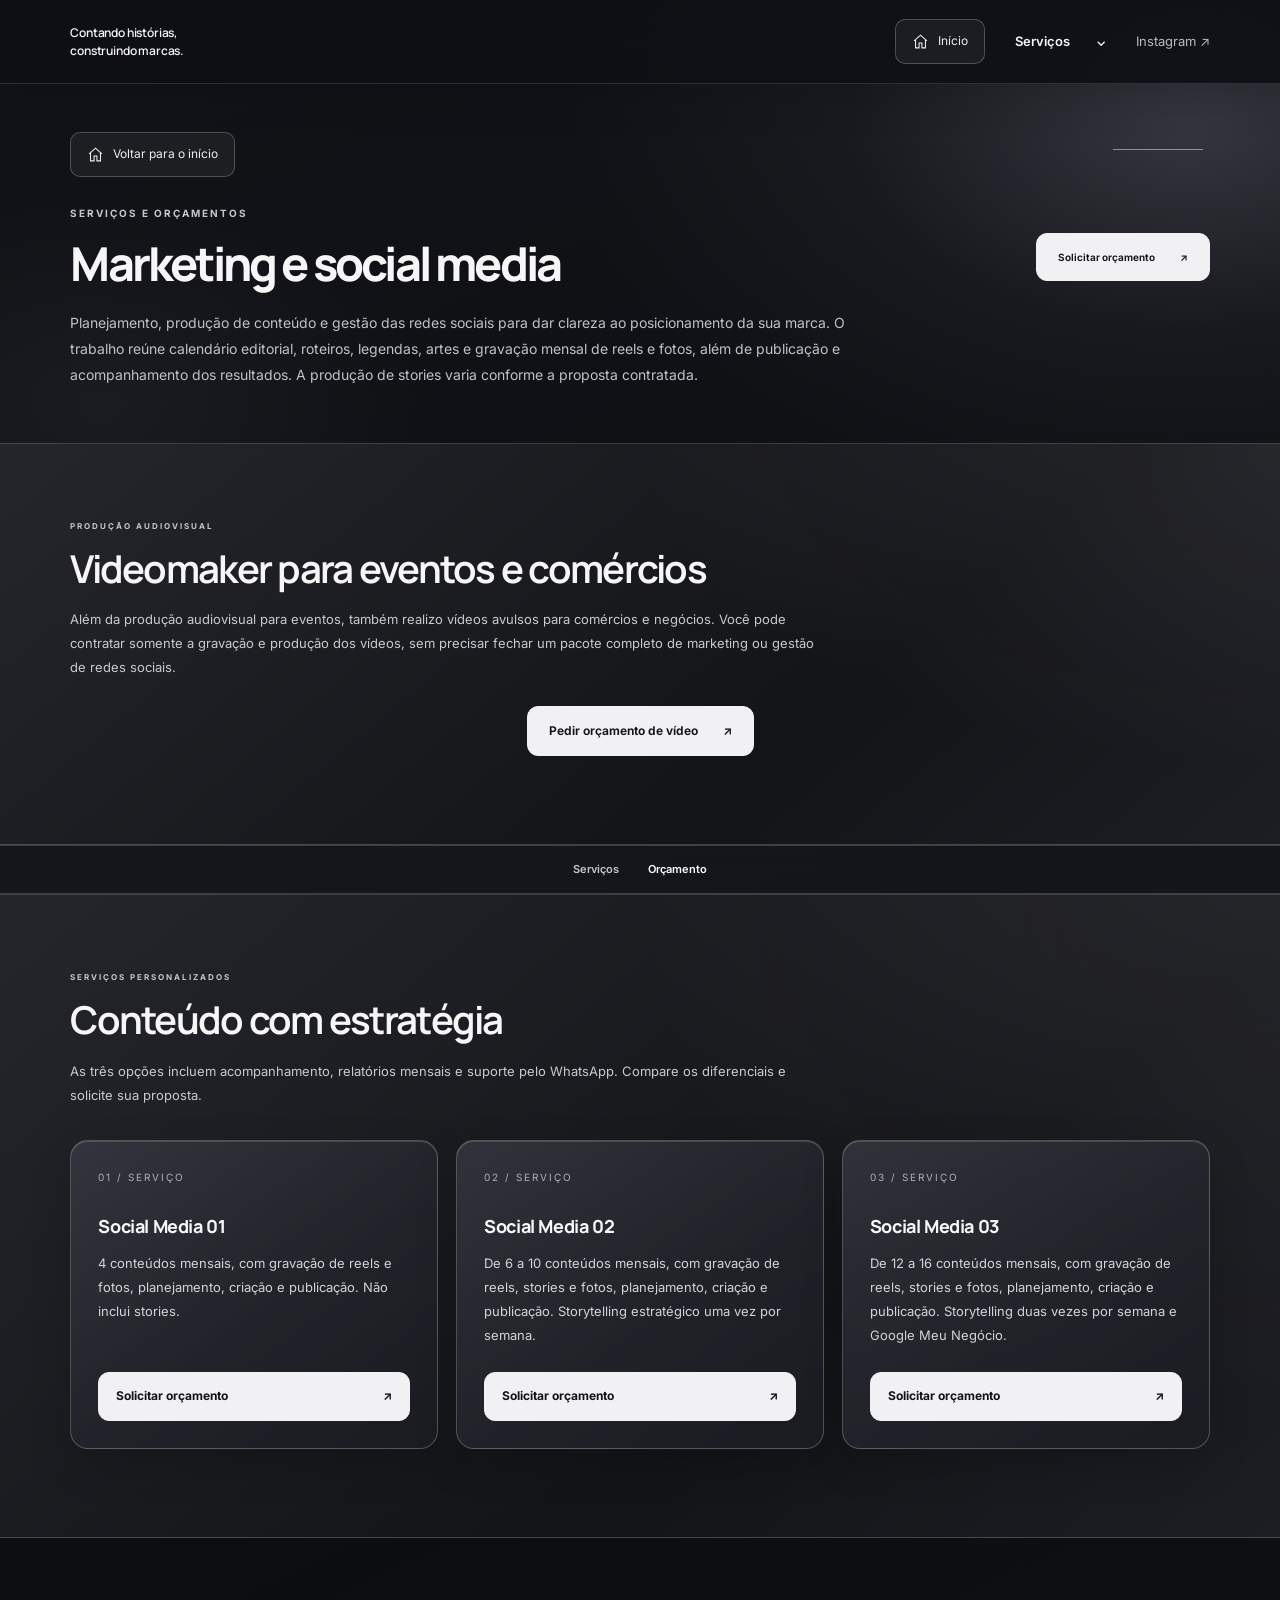
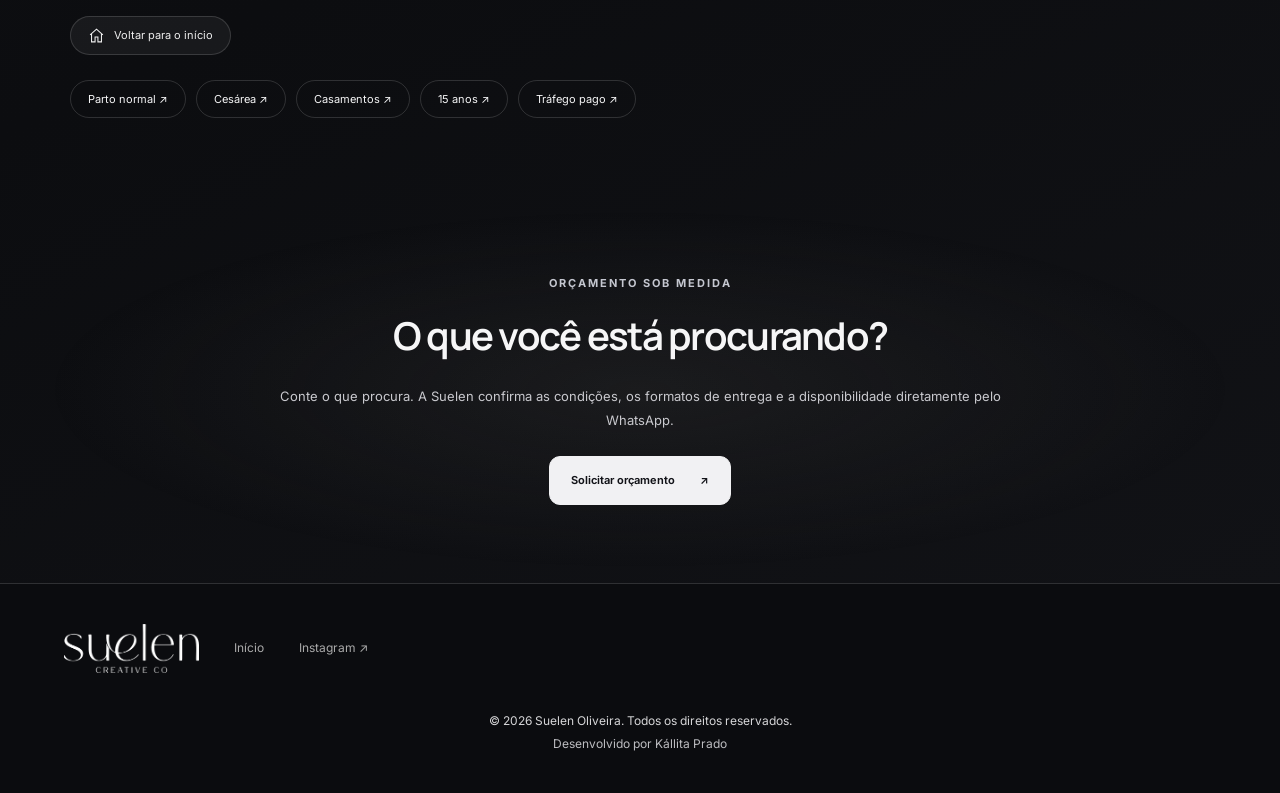
<file: social.html>
<!DOCTYPE html>
<html lang="pt-BR">
 <head>
  <link href="https://fonts.googleapis.com" rel="preconnect"/>
  <link crossorigin="" href="https://fonts.gstatic.com" rel="preconnect"/>
  <link href="https://fonts.googleapis.com/css2?family=Inter:wght@400;500;600;700&amp;family=Manrope:wght@400;500;600;700;800&amp;display=swap" rel="stylesheet"/>
  <meta charset="utf-8"/>
  <meta content="width=device-width,initial-scale=1" name="viewport"/>
  <meta content="#101011" name="theme-color"/>
  <title>
   Marketing e social media | Suelen Creative Co
  </title>
  <meta content="Conheça os serviços de Suelen Oliveira e solicite seu orçamento personalizado pelo WhatsApp." name="description"/>
  <link href="style.css?v=15" rel="stylesheet"/>
 </head>
 <body>
  <a class="skip" href="#conteudo">
   Pular para o conteúdo
  </a>
  <div aria-hidden="true" class="progress">
  </div>
  <header>
   <a aria-label="Página inicial" class="brand slogan-brand" href="index.html">
    Contando histórias,
    <br/>
    construindo marcas.
   </a>
   <a class="home-button" href="index.html">
    <svg aria-hidden="true" fill="none" height="17" stroke="currentColor" stroke-width="1.5" viewbox="0 0 24 24" width="17">
     <path d="m3 11 9-8 9 8M5 9v12h5v-7h4v7h5V9">
     </path>
    </svg>
    Início
   </a>
   <details class="service-menu">
    <summary>
     Serviços
     <span>
      ⌄
     </span>
    </summary>
    <nav aria-label="Serviços">
     <a href="normal.html">
      Parto normal
      <span>
       ↗
      </span>
     </a>
     <a href="cesarea.html">
      Cesárea
      <span>
       ↗
      </span>
     </a>
     <a href="casamento.html">
      Casamentos
      <span>
       ↗
      </span>
     </a>
     <a href="quinze.html">
      15 anos
      <span>
       ↗
      </span>
     </a>
     <a aria-current="page" href="social.html">
      Social media
      <span>
       ↗
      </span>
     </a>
     <a href="trafego.html">
      Tráfego pago
      <span>
       ↗
      </span>
     </a>
    </nav>
   </details>
   <a class="header-instagram" href="https://www.instagram.com/_asuoliveira/" rel="noopener" target="_blank">
    Instagram ↗
   </a>
  </header>
  <main id="conteudo">
   <section class="wrap service-heading enhanced-service-hero business-heading">
    <a class="back-home" href="index.html">
     <svg aria-hidden="true" fill="none" height="17" stroke="currentColor" stroke-width="1.5" viewbox="0 0 24 24" width="17">
      <path d="m3 11 9-8 9 8M5 9v12h5v-7h4v7h5V9">
      </path>
     </svg>
     Voltar para o início
    </a>
    <div class="service-title">
     <div>
      <p class="eyebrow">
       SERVIÇOS E ORÇAMENTOS
      </p>
      <h1>
       Marketing e social media
      </h1>
     </div>
     <a class="button light" href="https://wa.me/5519999200399?text=Ol%C3%A1%2C%20Suelen%21%20Vim%20pelo%20seu%20site%20e%20gostaria%20de%20solicitar%20uma%20proposta%20para%20social%20media.%20Podemos%20conversar%3F" rel="noopener noreferrer" target="_blank">
      Solicitar orçamento
      <span aria-hidden="true">
       ↗
      </span>
     </a>
    </div>
    <p class="service-lead">
     Planejamento, produção de conteúdo e gestão das redes sociais para dar clareza ao posicionamento da sua marca. O trabalho reúne calendário editorial, roteiros, legendas, artes e gravação mensal de reels e fotos, além de publicação e acompanhamento dos resultados. A produção de stories varia conforme a proposta contratada.
    </p>
   </section>
   <section class="investment" id="videomaker">
    <div class="wrap">
     <p class="eyebrow">PRODUÇÃO AUDIOVISUAL</p>
     <h2>Videomaker para eventos e comércios</h2>
     <p class="proposal-note">Além da produção audiovisual para eventos, também realizo vídeos avulsos para comércios e negócios. Você pode contratar somente a gravação e produção dos vídeos, sem precisar fechar um pacote completo de marketing ou gestão de redes sociais.</p>
     <div class="contact-actions"><a class="button light" href="https://wa.me/5519999200399?text=Ol%C3%A1%2C%20Suelen!%20Gostaria%20de%20solicitar%20um%20or%C3%A7amento%20para%20v%C3%ADdeos%20avulsos%20ou%20videomaker%20de%20eventos." rel="noopener noreferrer" target="_blank">Pedir orçamento de vídeo <span aria-hidden="true">↗</span></a></div>
    </div>
   </section>
   <nav aria-label="Nesta página" class="page-nav">
    <a href="#investimento">
     Serviços
    </a>
    <a href="#contato">
     Orçamento
    </a>
   </nav>
   <section class="investment" id="investimento">
    <div class="wrap">
     <p class="eyebrow">
      SERVIÇOS PERSONALIZADOS
     </p>
     <h2>
      Conteúdo com estratégia
     </h2>
     <p class="proposal-note">
      As três opções incluem acompanhamento, relatórios mensais e suporte pelo WhatsApp. Compare os diferenciais e solicite sua proposta.
     </p>
     <div class="plans simplified-plans">
      <article class="plan reveal">
       <p class="package-number">01 / SERVIÇO</p>
       <h3>Social Media 01</h3>
       <p class="plan-description">4 conteúdos mensais, com gravação de reels e fotos, planejamento, criação e publicação. Não inclui stories.</p>
       <a class="button light" href="https://wa.me/5519999200399?text=Ol%C3%A1%2C%20Suelen!%20Vim%20pelo%20seu%20site%20e%20gostaria%20de%20solicitar%20uma%20proposta%20para%20Social%20Media%2001.%20Podemos%20conversar%3F" rel="noopener noreferrer" target="_blank">
        Solicitar orçamento <span aria-hidden="true">↗</span>
       </a>
      </article>
      <article class="plan reveal">
       <p class="package-number">02 / SERVIÇO</p>
       <h3>Social Media 02</h3>
       <p class="plan-description">De 6 a 10 conteúdos mensais, com gravação de reels, stories e fotos, planejamento, criação e publicação. Storytelling estratégico uma vez por semana.</p>
       <a class="button light" href="https://wa.me/5519999200399?text=Ol%C3%A1%2C%20Suelen!%20Vim%20pelo%20seu%20site%20e%20gostaria%20de%20solicitar%20uma%20proposta%20para%20Social%20Media%2002.%20Podemos%20conversar%3F" rel="noopener noreferrer" target="_blank">
        Solicitar orçamento <span aria-hidden="true">↗</span>
       </a>
      </article>
      <article class="plan reveal">
       <p class="package-number">03 / SERVIÇO</p>
       <h3>Social Media 03</h3>
       <p class="plan-description">De 12 a 16 conteúdos mensais, com gravação de reels, stories e fotos, planejamento, criação e publicação. Storytelling duas vezes por semana e Google Meu Negócio.</p>
       <a class="button light" href="https://wa.me/5519999200399?text=Ol%C3%A1%2C%20Suelen!%20Vim%20pelo%20seu%20site%20e%20gostaria%20de%20solicitar%20uma%20proposta%20para%20Social%20Media%2003.%20Podemos%20conversar%3F" rel="noopener noreferrer" target="_blank">
        Solicitar orçamento <span aria-hidden="true">↗</span>
       </a>
      </article>
     </div>
    </div>
   </section>
   <section class="wrap other-services">
    <a class="back-home" href="index.html">
     <svg aria-hidden="true" fill="none" height="17" stroke="currentColor" stroke-width="1.5" viewbox="0 0 24 24" width="17">
      <path d="m3 11 9-8 9 8M5 9v12h5v-7h4v7h5V9">
      </path>
     </svg>
     Voltar para o início
    </a>
    <div>
     <a href="normal.html">
      Parto normal ↗
     </a>
     <a href="cesarea.html">
      Cesárea ↗
     </a>
     <a href="casamento.html">
      Casamentos ↗
     </a>
     <a href="quinze.html">
      15 anos ↗
     </a>
     <a href="trafego.html">
      Tráfego pago ↗
     </a>
    </div>
   </section>
   <section class="contact wrap reveal" id="contato">
    <p class="eyebrow">
     ORÇAMENTO SOB MEDIDA
    </p>
    <h2>
     O que você está procurando?
    </h2>
    <p class="proposal-note">
     Conte o que procura. A Suelen confirma as condições, os formatos de entrega e a disponibilidade diretamente pelo WhatsApp.
    </p>
    <div class="contact-actions">
     <a class="button light" href="https://wa.me/5519999200399?text=Ol%C3%A1%2C%20Suelen%21%20Vim%20pelo%20seu%20site%20e%20gostaria%20de%20solicitar%20uma%20proposta%20para%20social%20media.%20Podemos%20conversar%3F" rel="noopener noreferrer" target="_blank">
      Solicitar orçamento
      <span aria-hidden="true">
       ↗
      </span>
     </a>
    </div>
   </section>
  </main>
  <footer>
   <img alt="Suelen Creative Co" src="assets/logo-branco.png" width="150"/>
   <a href="index.html">
    Início
   </a>
   <a href="https://www.instagram.com/_asuoliveira/" rel="noopener" target="_blank">
    Instagram ↗
   </a>
   <div class="footer-credits">
    <p class="copyright">
     © 2026 Suelen Oliveira. Todos os direitos reservados.
    </p>
    <p class="developer-credit">
     Desenvolvido por Kállita Prado
    </p>
   </div>
  </footer>
  <dialog aria-label="Fotografia ampliada" class="lightbox">
   <button aria-label="Fechar fotografia" type="button">
    ×
   </button>
   <img alt=""/>
  </dialog>
  <script defer="" src="app.js?v=15">
  </script>
 </body>
</html>
</file>
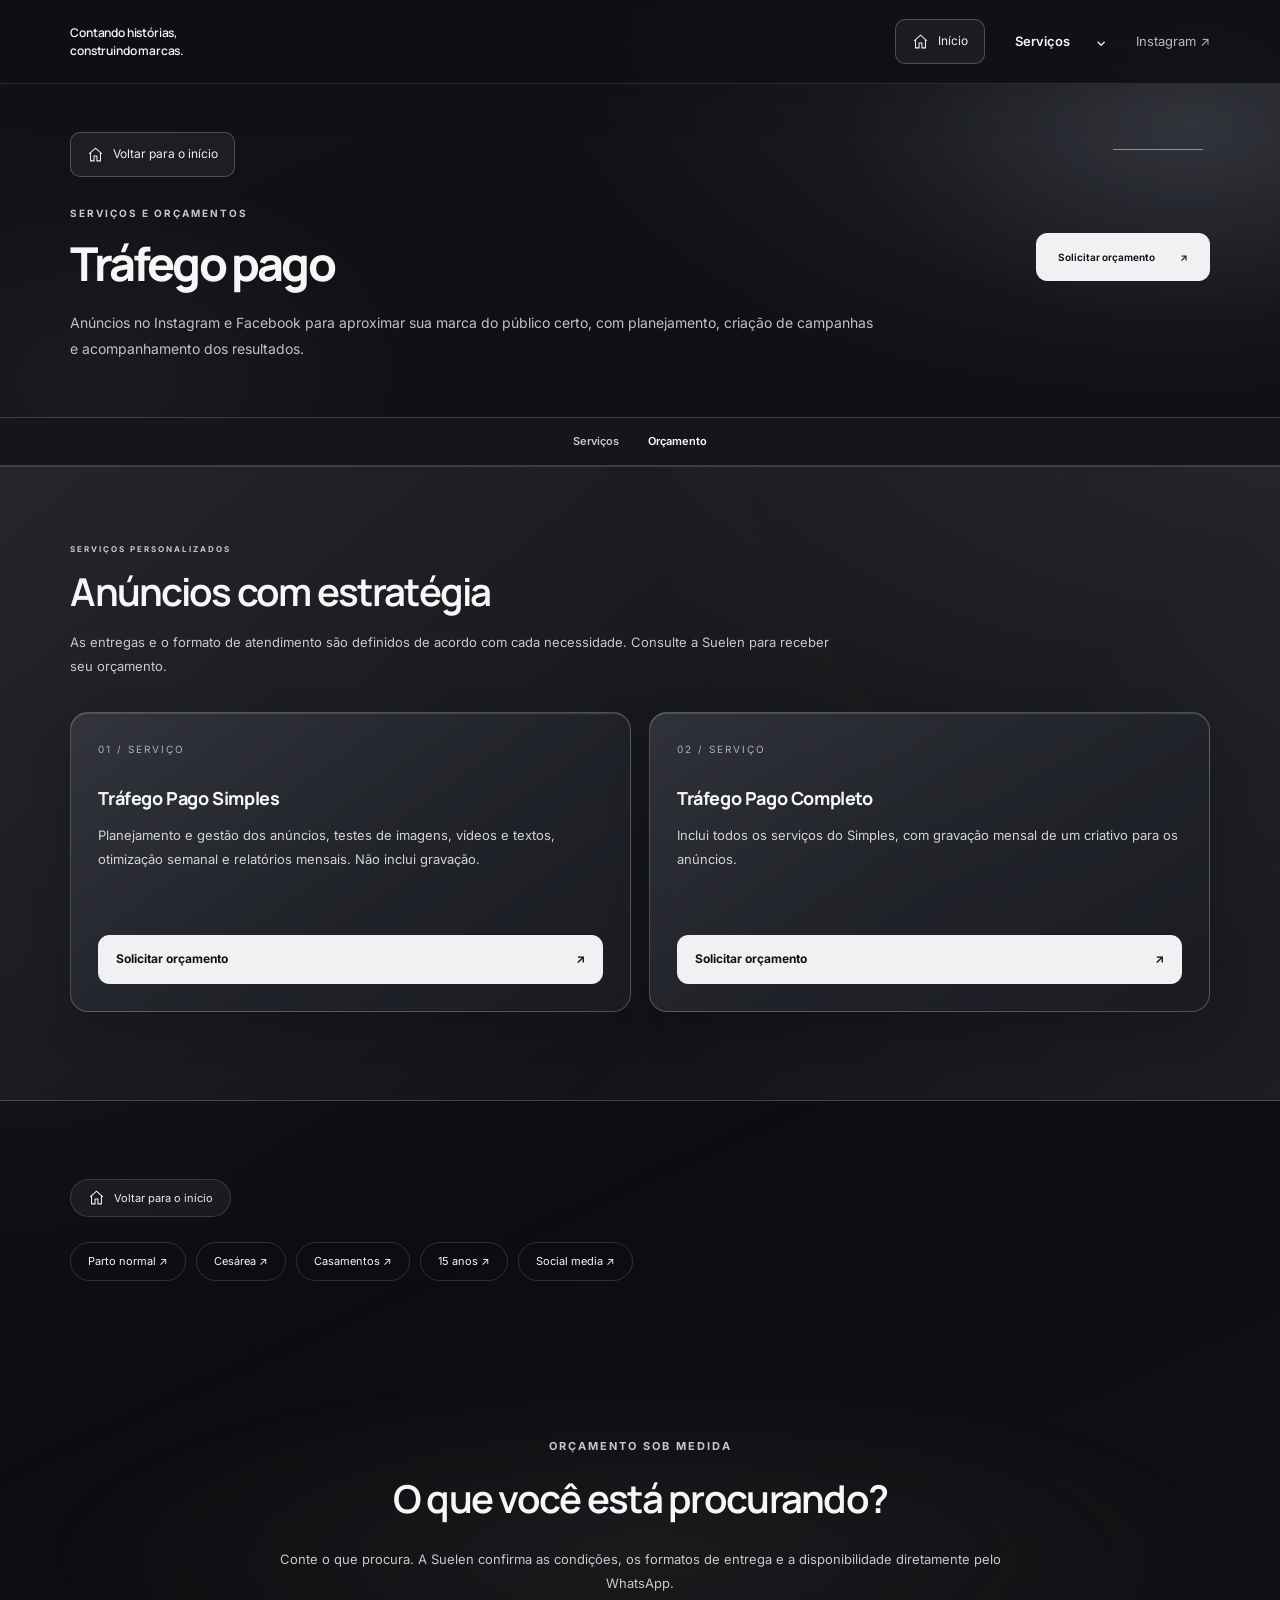
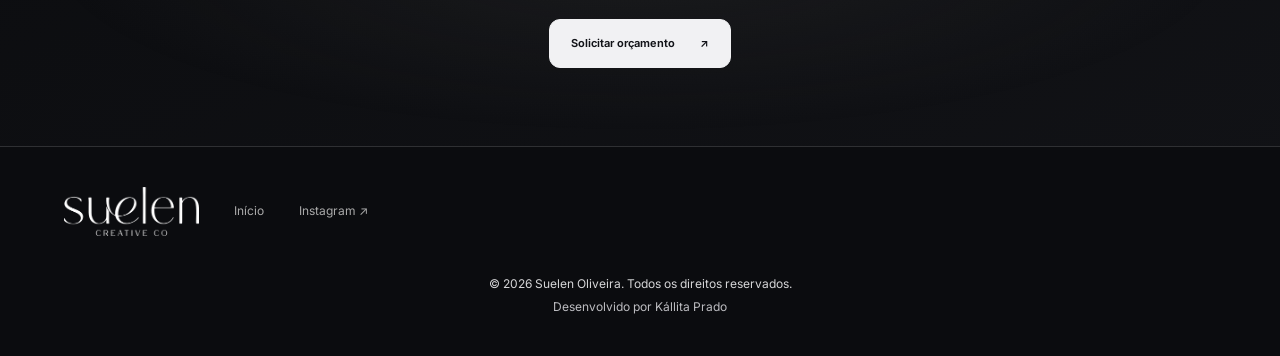
<file: trafego.html>
<!DOCTYPE html>
<html lang="pt-BR">
 <head>
  <link href="https://fonts.googleapis.com" rel="preconnect"/>
  <link crossorigin="" href="https://fonts.gstatic.com" rel="preconnect"/>
  <link href="https://fonts.googleapis.com/css2?family=Inter:wght@400;500;600;700&amp;family=Manrope:wght@400;500;600;700;800&amp;display=swap" rel="stylesheet"/>
  <meta charset="utf-8"/>
  <meta content="width=device-width,initial-scale=1" name="viewport"/>
  <meta content="#101011" name="theme-color"/>
  <title>
   Tráfego pago | Suelen Creative Co
  </title>
  <meta content="Conheça os serviços de Suelen Oliveira e solicite seu orçamento personalizado pelo WhatsApp." name="description"/>
  <link href="style.css?v=15" rel="stylesheet"/>
 </head>
 <body>
  <a class="skip" href="#conteudo">
   Pular para o conteúdo
  </a>
  <div aria-hidden="true" class="progress">
  </div>
  <header>
   <a aria-label="Página inicial" class="brand slogan-brand" href="index.html">
    Contando histórias,
    <br/>
    construindo marcas.
   </a>
   <a class="home-button" href="index.html">
    <svg aria-hidden="true" fill="none" height="17" stroke="currentColor" stroke-width="1.5" viewbox="0 0 24 24" width="17">
     <path d="m3 11 9-8 9 8M5 9v12h5v-7h4v7h5V9">
     </path>
    </svg>
    Início
   </a>
   <details class="service-menu">
    <summary>
     Serviços
     <span>
      ⌄
     </span>
    </summary>
    <nav aria-label="Serviços">
     <a href="normal.html">
      Parto normal
      <span>
       ↗
      </span>
     </a>
     <a href="cesarea.html">
      Cesárea
      <span>
       ↗
      </span>
     </a>
     <a href="casamento.html">
      Casamentos
      <span>
       ↗
      </span>
     </a>
     <a href="quinze.html">
      15 anos
      <span>
       ↗
      </span>
     </a>
     <a href="social.html">
      Social media
      <span>
       ↗
      </span>
     </a>
     <a aria-current="page" href="trafego.html">
      Tráfego pago
      <span>
       ↗
      </span>
     </a>
    </nav>
   </details>
   <a class="header-instagram" href="https://www.instagram.com/_asuoliveira/" rel="noopener" target="_blank">
    Instagram ↗
   </a>
  </header>
  <main id="conteudo">
   <section class="wrap service-heading enhanced-service-hero business-heading">
    <a class="back-home" href="index.html">
     <svg aria-hidden="true" fill="none" height="17" stroke="currentColor" stroke-width="1.5" viewbox="0 0 24 24" width="17">
      <path d="m3 11 9-8 9 8M5 9v12h5v-7h4v7h5V9">
      </path>
     </svg>
     Voltar para o início
    </a>
    <div class="service-title">
     <div>
      <p class="eyebrow">
       SERVIÇOS E ORÇAMENTOS
      </p>
      <h1>
       Tráfego pago
      </h1>
     </div>
     <a class="button light" href="https://wa.me/5519999200399?text=Ol%C3%A1%2C%20Suelen%21%20Vim%20pelo%20seu%20site%20e%20gostaria%20de%20solicitar%20uma%20proposta%20para%20tr%C3%A1fego%20pago.%20Podemos%20conversar%3F" rel="noopener noreferrer" target="_blank">
      Solicitar orçamento
      <span aria-hidden="true">
       ↗
      </span>
     </a>
    </div>
    <p class="service-lead">
     Anúncios no Instagram e Facebook para aproximar sua marca do público certo, com planejamento, criação de campanhas e acompanhamento dos resultados.
    </p>
   </section>
   <nav aria-label="Nesta página" class="page-nav">
    <a href="#investimento">
     Serviços
    </a>
    <a href="#contato">
     Orçamento
    </a>
   </nav>
   <section class="investment" id="investimento">
    <div class="wrap">
     <p class="eyebrow">
      SERVIÇOS PERSONALIZADOS
     </p>
     <h2>
      Anúncios com estratégia
     </h2>
     <p class="proposal-note">
      As entregas e o formato de atendimento são definidos de acordo com cada necessidade. Consulte a Suelen para receber seu orçamento.
     </p>
     <div class="plans simplified-plans" style="grid-template-columns: repeat(auto-fit, minmax(min(100%, 280px), 1fr));">
      <article class="plan reveal">
       <p class="package-number">01 / SERVIÇO</p>
       <h3>Tráfego Pago Simples</h3>
       <p class="plan-description">Planejamento e gestão dos anúncios, testes de imagens, vídeos e textos, otimização semanal e relatórios mensais. Não inclui gravação.</p>
       <a class="button light" href="https://wa.me/5519999200399?text=Ol%C3%A1%2C%20Suelen!%20Vim%20pelo%20seu%20site%20e%20gostaria%20de%20solicitar%20uma%20proposta%20para%20Tr%C3%A1fego%20Pago%20Simples.%20Podemos%20conversar%3F" rel="noopener noreferrer" target="_blank">
        Solicitar orçamento <span aria-hidden="true">↗</span>
       </a>
      </article>
      <article class="plan reveal">
       <p class="package-number">02 / SERVIÇO</p>
       <h3>Tráfego Pago Completo</h3>
       <p class="plan-description">Inclui todos os serviços do Simples, com gravação mensal de um criativo para os anúncios.</p>
       <a class="button light" href="https://wa.me/5519999200399?text=Ol%C3%A1%2C%20Suelen!%20Vim%20pelo%20seu%20site%20e%20gostaria%20de%20solicitar%20uma%20proposta%20para%20Tr%C3%A1fego%20Pago%20Completo.%20Podemos%20conversar%3F" rel="noopener noreferrer" target="_blank">
        Solicitar orçamento <span aria-hidden="true">↗</span>
       </a>
      </article>
     </div>
    </div>
   </section>
   <section class="wrap other-services">
    <a class="back-home" href="index.html">
     <svg aria-hidden="true" fill="none" height="17" stroke="currentColor" stroke-width="1.5" viewbox="0 0 24 24" width="17">
      <path d="m3 11 9-8 9 8M5 9v12h5v-7h4v7h5V9">
      </path>
     </svg>
     Voltar para o início
    </a>
    <div>
     <a href="normal.html">
      Parto normal ↗
     </a>
     <a href="cesarea.html">
      Cesárea ↗
     </a>
     <a href="casamento.html">
      Casamentos ↗
     </a>
     <a href="quinze.html">
      15 anos ↗
     </a>
     <a href="social.html">
      Social media ↗
     </a>
    </div>
   </section>
   <section class="contact wrap reveal" id="contato">
    <p class="eyebrow">
     ORÇAMENTO SOB MEDIDA
    </p>
    <h2>
     O que você está procurando?
    </h2>
    <p class="proposal-note">
     Conte o que procura. A Suelen confirma as condições, os formatos de entrega e a disponibilidade diretamente pelo WhatsApp.
    </p>
    <div class="contact-actions">
     <a class="button light" href="https://wa.me/5519999200399?text=Ol%C3%A1%2C%20Suelen%21%20Vim%20pelo%20seu%20site%20e%20gostaria%20de%20solicitar%20uma%20proposta%20para%20tr%C3%A1fego%20pago.%20Podemos%20conversar%3F" rel="noopener noreferrer" target="_blank">
      Solicitar orçamento
      <span aria-hidden="true">
       ↗
      </span>
     </a>
    </div>
   </section>
  </main>
  <footer>
   <img alt="Suelen Creative Co" src="assets/logo-branco.png" width="150"/>
   <a href="index.html">
    Início
   </a>
   <a href="https://www.instagram.com/_asuoliveira/" rel="noopener" target="_blank">
    Instagram ↗
   </a>
   <div class="footer-credits">
    <p class="copyright">
     © 2026 Suelen Oliveira. Todos os direitos reservados.
    </p>
    <p class="developer-credit">
     Desenvolvido por Kállita Prado
    </p>
   </div>
  </footer>
  <dialog aria-label="Fotografia ampliada" class="lightbox">
   <button aria-label="Fechar fotografia" type="button">
    ×
   </button>
   <img alt=""/>
  </dialog>
  <script defer="" src="app.js?v=15">
  </script>
 </body>
</html>
</file>
<file: style.css>
@font-face {
  font-family:Studio;
  src:url('assets/sans.woff') format('woff');
  font-display:swap
}

@font-face {
  font-family:Editorial;
  src:url('assets/editorial.woff') format('woff');
  font-display:swap
}

@font-face {
  font-family:Signature;
  src:url('assets/signature.woff') format('woff');
  font-display:swap
}

:root {
  --bg:#101011;
  --text:#f4f1ed;
  --muted:#b6b5b6;
  --border:#ffffff24
}

* {
  box-sizing:border-box
}

html {
  scroll-behavior:smooth;
  scroll-padding-top:150px
}

body {
  margin:0;
  background:radial-gradient(ellipse at 85% 0,#38383b80,transparent 30%),radial-gradient(ellipse at 0 45%,#26262950,transparent 30%),var(--bg);
  color:var(--text);
  font:16px/1.65 Studio,Arial,sans-serif
}

img {
  display:block;
  max-width:100%
}

a {
  color:inherit;
  text-decoration:none
}

button,summary,a {
  touch-action:manipulation
}

button {
  font:inherit;
  cursor:pointer
}

p {
  margin:0 0 18px
}

h1,h2,h3 {
  font-weight:400
}

h1,h2 {
  font-family:Editorial,Georgia,serif;
  line-height:1.08;
  letter-spacing:-1.7px;
  margin:0 0 24px
}

h1 {
  font-size:clamp(44px,4.8vw,76px)
}

h2 {
  font-size:clamp(35px,4vw,57px)
}

h3 {
  margin:0 0 12px
}

em {
  font-family:Signature,cursive;
  font-style:normal;
  font-size:1.24em;
  letter-spacing:0;
  color:#e1deda
}

.eyebrow {
  font-size:9px;
  letter-spacing:2.1px;
  color:#bbb;
  margin-bottom:20px
}

.wrap {
  max-width:1240px;
  margin:auto;
  padding:80px 50px
}

header {
  display:flex;
  gap:30px;
  align-items:center;
  padding:14px 5%;
  height:84px;
  position:sticky;
  top:0;
  z-index:20;
  background:#101011d9;
  backdrop-filter:blur(20px);
  border-bottom:1px solid var(--border)
}

.brand img {
  width:145px;
  height:56px;
  object-fit:contain
}

.service-menu {
  margin-left:auto;
  position:relative
}

.service-menu summary {
  display:flex;
  gap:26px;
  align-items:center;
  list-style:none;
  font-size:13px;
  cursor:pointer
}

.service-menu summary::-webkit-details-marker {
  display:none
}

.service-menu nav {
  position:absolute;
  top:40px;
  left:-15px;
  width:240px;
  padding:10px;
  background:#232325f5;
  border:1px solid #ffffff35;
  border-radius:12px;
  box-shadow:0 20px 60px #0008
}

.service-menu nav a {
  display:flex;
  justify-content:space-between;
  font-size:13px;
  padding:12px;
  border-radius:6px
}

.service-menu nav a:hover,.service-menu nav a[aria-current] {
  background:#ffffff14
}

.header-instagram {
  font-size:12px;
  color:#bbb
}

.header-cta {
  font-size:12px;
  padding:10px 17px;
  border:1px solid #ffffff40;
  border-radius:7px
}

.header-cta:hover {
  background:#ffffff15
}

.progress {
  position:fixed;
  top:0;
  left:0;
  height:2px;
  background:#ddd;
  z-index:30;
  width:0
}

.skip {
  position:fixed;
  left:10px;
  top:-100px;
  background:#fff;
  color:#111;
  padding:12px;
  z-index:50
}

.skip:focus {
  top:10px
}

.button {
  display:inline-flex;
  gap:25px;
  justify-content:space-between;
  align-items:center;
  padding:15px 22px;
  font-size:12px;
  border-radius:7px;
  border:1px solid #ffffff40;
  transition:transform .25s,background .25s
}

.button:hover {
  transform:translateY(-3px)
}

.light {
  background:#edeae6;
  color:#171717;
  border-color:#edeae6
}

.light:hover {
  background:white
}

.outline:hover {
  background:#ffffff13
}

.text-link {
  display:inline-block;
  border-bottom:1px solid #ffffff60;
  font-size:12px;
  padding:10px 0
}

.number {
  font-size:12px;
  color:#aaa;
  margin-top:20px
}

.home-hero {
  max-width:1440px;
  margin:auto;
  display:grid;
  grid-template-columns:1.1fr 1fr;
  align-items:center;
  gap:30px;
  padding:40px 5% 30px
}

.hero-copy {
  position:relative;
  z-index:2
}

.hero-copy h1 {
  font-size:clamp(46px,4.4vw,68px);
  margin:0 0 20px
}

.hero-description {
  font-size:14px;
  line-height:1.6;
  max-width:440px;
  color:#bfbdbf;
  margin-bottom:24px
}

.choose {
  font-size:8px;
  color:#b3b1b4;
  letter-spacing:1.8px;
  margin-bottom:12px
}

.quick-grid {
  display:grid;
  grid-template-columns:1fr 1fr;
  gap:10px
}

.quick-card {
  position:relative;
  display:flex;
  align-items:center;
  gap:12px;
  padding:15px 16px;
  border:1px solid #ffffff27;
  border-radius:12px;
  min-height:79px;
  background:linear-gradient(120deg,#ffffff0d,#ffffff03);
  backdrop-filter:blur(15px);
  box-shadow:inset 0 1px #ffffff0a;
  transition:transform .3s,border-color .3s,background .3s
}

.quick-card:hover {
  transform:translateY(-4px);
  border-color:#ffffff70;
  background:linear-gradient(125deg,#ffffff20,#ffffff08)
}

.card-index {
  font-size:9px;
  color:#888;
  align-self:start;
  margin-top:3px
}

.quick-card h3 {
  font-size:17px;
  line-height:1.2;
  margin:0 0 5px
}

.quick-card p {
  font-size:10px;
  color:#aaa;
  margin:0
}

.arrow {
  margin-left:auto;
  font-size:23px;
  color:#ddd;
  transition:transform .3s
}

.quick-card:hover .arrow {
  transform:translate(2px,-2px)
}

.quiet-link {
  display:block;
  color:#aaa;
  font-size:10px;
  margin-top:20px
}

.hero-portrait {
  height:610px;
  position:relative;
  isolation:isolate;
  overflow:hidden
}

.hero-portrait>img {
  width:90%;
  height:94%;
  position:absolute;
  left:5%;
  top:0;
  object-fit:cover;
  object-position:50% 35%;
  border-radius:42% 42% 3px 3px;
  mask-image:linear-gradient(#000 74%,transparent 100%);
  -webkit-mask-image:linear-gradient(#000 74%,transparent 100%)
}

.portrait-ring {
  position:absolute;
  inset:20px 0 50px;
  border:1px solid #ffffff24;
  border-radius:50% 50% 10px 10px;
  transform:rotate(5deg);
  z-index:-1
}

.hero-portrait:after {
  content:'';
  position:absolute;
  inset:50% 0 0;
  background:linear-gradient(transparent,#10101185 70%);
  pointer-events:none
}

.signature {
  position:absolute;
  left:9%;
  bottom:110px;
  font:54px Signature,cursive;
  color:white;
  z-index:2;
  transform:rotate(-5deg);
  text-shadow:0 3px 20px #0008
}

.portrait-note {
  position:absolute;
  right:10px;
  bottom:22px;
  padding:18px 22px;
  z-index:3;
  background:linear-gradient(120deg,#3339,#1a1a1ae0);
  border:1px solid #ffffff35;
  backdrop-filter:blur(15px);
  border-radius:12px
}

.portrait-note span {
  font-size:7px;
  letter-spacing:1.6px;
  color:#ccc
}

.portrait-note p {
  font:20px/1.3 Editorial;
  margin:8px 0 0
}

.intro-strip {
  display:flex;
  align-items:start;
  gap:80px;
  border-block:1px solid #ffffff13;
  padding-block:38px
}

.intro-strip .eyebrow {
  min-width:210px;
  margin-top:8px
}

.intro-strip>p:last-child {
  font:25px/1.4 Editorial;
  max-width:700px;
  margin:0
}

.intro-strip em {
  font-size:1.3em
}

.section-top {
  display:flex;
  justify-content:space-between;
  align-items:end;
  gap:30px
}

.section-top>p {
  font-size:12px;
  color:#999;
  margin-bottom:30px
}

.quote-stage {
  margin-top:25px
}

.quote-slide {
  display:grid;
  grid-template-columns:.75fr 1.4fr;
  gap:65px;
  align-items:center;
  padding:10px 0 25px
}

.quote-slide+.quote-slide {
  border-top:1px solid var(--border);
  padding-top:35px
}

.quote-photo {
  height:310px;
  position:relative
}

.quote-photo img {
  height:100%;
  width:100%;
  object-fit:cover;
  border-radius:120px 120px 8px 8px
}

.quote-photo span {
  position:absolute;
  bottom:0;
  left:0;
  right:0;
  text-align:center;
  background:#0008;
  padding:10px;
  font-size:7px;
  letter-spacing:1.2px
}

.quote-copy {
  position:relative
}

.quote-mark {
  font:120px/1 Editorial;
  color:#ffffff13;
  position:absolute;
  top:-45px;
  left:-25px
}

.quote-copy blockquote {
  position:relative;
  font:clamp(21px,2.2vw,30px)/1.4 Editorial,Georgia;
  margin:0 0 25px
}

.quote-person {
  display:flex;
  gap:14px;
  align-items:center
}

.quote-person .initial {
  width:40px;
  height:40px;
  border-radius:50%;
  display:grid;
  place-items:center;
  background:#ffffff12;
  border:1px solid #ffffff24;
  font:22px Editorial
}

.quote-person p {
  font-size:13px;
  margin:0
}

.quote-person small {
  display:block;
  color:#aaa;
  font-size:10px;
  margin-top:2px
}

.quote-controls {
  display:flex;
  justify-content:end;
  align-items:center;
  gap:10px;
  margin-top:-12px;
  position:relative;
  z-index:1
}

.quote-controls[hidden] {
  display:none
}

.quote-controls button {
  width:46px;
  height:46px;
  background:transparent;
  border:1px solid #ffffff40;
  border-radius:50%;
  color:white;
  font-size:22px
}

.quote-controls button:hover {
  background:#ffffff12
}

.quote-count {
  font-size:10px;
  letter-spacing:2px;
  color:#aaa;
  margin-right:20px
}

.quote-slide[hidden] {
  display:none
}

.quote-slide.is-current {
  animation:quote-in .45s ease
}

@keyframes quote-in {
  from {
    opacity:.2;
    transform:translateY(10px)
  }
  to {
    opacity:1;
    transform:none
  }
}

.about {
  display:grid;
  grid-template-columns:.8fr 1fr;
  align-items:center;
  gap:90px;
  border-top:1px solid #ffffff13
}

.about-image img {
  height:440px;
  width:100%;
  object-fit:cover;
  object-position:top;
  border-radius:12px
}

.about p:not(.eyebrow) {
  font-size:14px;
  color:#bcbabc
}

.contact {
  text-align:center;
  padding-block:75px;
  background:radial-gradient(ellipse at center,#3335,transparent 65%)
}

footer {
  padding:40px 5%;
  display:flex;
  gap:35px;
  align-items:center;
  border-top:1px solid #ffffff16;
  background:#080809;
  font-size:11px;
  color:#aaa
}

footer img {
  width:135px
}

footer p {
  margin:0;
  flex:1
}

.service-hero {
  padding-top:25px;
  padding-bottom:45px
}

.back {
  display:inline-block;
  color:#aaa;
  font-size:11px;
  margin-bottom:30px
}

.service-intro {
  display:grid;
  grid-template-columns:1.1fr 1fr;
  gap:60px;
  align-items:center
}

.service-intro h1 {
  font-size:clamp(44px,4.5vw,64px)
}

.service-lead {
  color:#bbb;
  font-size:14px
}

.hero-actions {
  display:flex;
  gap:12px;
  flex-wrap:wrap;
  margin-top:28px
}

.hero-actions .button {
  font-size:11px;
  padding:13px 17px;
  gap:14px
}

.starting {
  font-size:11px;
  color:#aaa;
  margin:20px 0 0
}

.starting strong {
  color:#eee;
  font-weight:400
}

.service-photo {
  position:relative;
  height:410px
}

.service-photo img {
  height:100%;
  width:100%;
  object-fit:cover;
  border-radius:100px 12px 12px 12px
}

.service-photo span {
  position:absolute;
  bottom:20px;
  left:20px;
  right:20px;
  padding:14px 20px;
  background:#15151588;
  backdrop-filter:blur(10px);
  border:1px solid #ffffff30;
  border-radius:8px;
  font:25px Signature
}

.page-nav {
  position:sticky;
  top:84px;
  z-index:15;
  display:flex;
  justify-content:center;
  gap:38px;
  padding:14px 20px;
  border-block:1px solid #ffffff20;
  background:#141415e8;
  backdrop-filter:blur(20px);
  font-size:11px
}

.page-nav a {
  color:#aaa;
  white-space:nowrap
}

.page-nav a:hover,.page-nav a.active {
  color:#fff
}

.experience {
  display:grid;
  grid-template-columns:1fr 1fr;
  gap:35px 70px
}

.experience>div>p:not(.eyebrow) {
  color:#b9b8bb;
  font-size:14px
}

.experience h2 {
  font-size:42px
}

.steps {
  grid-column:1/-1;
  display:grid;
  grid-template-columns:repeat(3,1fr);
  gap:40px;
  margin-top:20px
}

.steps article {
  border-top:1px solid var(--border);
  padding-top:18px
}

.steps span {
  font:35px Editorial;
  color:#777
}

.steps h3 {
  font-size:17px;
  margin-top:16px
}

.steps p {
  font-size:13px;
  color:#aaa
}

.investment {
  background:linear-gradient(135deg,#23232699,#101011);
  border-block:1px solid var(--border)
}

.plans {
  display:grid;
  grid-template-columns:repeat(auto-fit,minmax(255px,1fr));
  gap:18px;
  margin-top:35px
}

.plan {
  background:linear-gradient(125deg,#ffffff0a,#ffffff02);
  border:1px solid #ffffff26;
  border-radius:16px;
  padding:28px;
  display:flex;
  flex-direction:column;
  box-shadow:inset 0 1px #ffffff09;
  transition:transform .25s,border-color .25s
}

.plan:hover {
  transform:translateY(-4px);
  border-color:#ffffff60
}

.plan h3 {
  font:26px/1.2 Editorial
}

.price {
  font:38px/1.2 Editorial;
  margin:18px 0 8px
}

.plan-sub {
  font-size:11px;
  color:#aaa;
  min-height:20px
}

.plan ul {
  padding:0;
  list-style:none;
  flex:1;
  font-size:12px;
  color:#bbb
}

.plan li {
  padding:9px 0 9px 18px;
  border-bottom:1px solid #ffffff0a;
  position:relative;
  line-height:1.5
}

.plan li:before {
  content:'✓';
  position:absolute;
  left:0;
  color:#ddd;
  font-size:10px
}

.plan .button {
  margin-top:20px
}

.payment {
  margin-top:30px;
  border-top:1px solid #ffffff25;
  display:grid;
  grid-template-columns:200px 1fr;
  padding-top:25px;
  gap:25px
}

.payment>span {
  font-size:9px;
  letter-spacing:1.8px;
  color:#aaa
}

.payment p {
  font-size:13px;
  color:#bbb;
  margin:0
}

.more-plans {
  border-block:1px solid #ffffff20;
  margin-top:25px;
  padding:20px 0
}

.more-plans summary {
  display:flex;
  justify-content:space-between;
  list-style:none;
  cursor:pointer;
  font-size:14px
}

.more-plans .plans {
  margin-top:25px
}

.hours {
  grid-template-columns:repeat(3,1fr)
}

.gallery {
  display:flex;
  gap:20px;
  margin-top:35px
}

.gallery a {
  flex:1;
  min-width:0;
  position:relative;
  overflow:hidden;
  border-radius:12px
}

.gallery img {
  height:390px;
  width:100%;
  object-fit:cover;
  transition:transform .6s
}

.gallery a:hover img {
  transform:scale(1.035)
}

.gallery span {
  position:absolute;
  bottom:12px;
  right:12px;
  padding:8px 14px;
  border:1px solid #ffffff40;
  border-radius:25px;
  background:#1119;
  backdrop-filter:blur(12px);
  font-size:10px
}

.faq {
  display:grid;
  grid-template-columns:.9fr 1.1fr;
  gap:60px;
  border-top:1px solid #ffffff16
}

.faq details {
  border-bottom:1px solid #ffffff27;
  padding:22px 0
}

.faq summary {
  display:flex;
  justify-content:space-between;
  gap:25px;
  cursor:pointer;
  list-style:none;
  font-size:14px
}

.faq details p {
  margin:18px 0 0;
  color:#aaa;
  font-size:13px
}

.faq details[open] summary span {
  transform:rotate(45deg)
}

.other-services {
  padding-block:30px
}

.other-services>div {
  display:flex;
  flex-wrap:wrap;
  gap:10px
}

.other-services a {
  border:1px solid #ffffff25;
  border-radius:30px;
  padding:9px 17px;
  font-size:11px
}

.other-services a:hover {
  background:#ffffff12
}

.lightbox {
  border:0;
  background:transparent;
  max-width:95vw;
  max-height:95vh;
  padding:40px
}

.lightbox::backdrop {
  background:#000e
}

.lightbox img {
  max-height:80vh;
  margin:auto
}

.lightbox button {
  position:absolute;
  right:0;
  top:0;
  width:35px;
  height:35px;
  border-radius:50%;
  border:0;
  font-size:24px
}

.reveal.arrived {
  animation:reveal .75s both
}

@keyframes reveal {
  from {
    opacity:.35;
    transform:translateY(22px)
  }
  to {
    opacity:1;
    transform:none
  }
}

:focus-visible {
  outline:2px solid #eee;
  outline-offset:5px
}

@media(max-width:1000px) {
  .home-hero {
    gap:15px
  }
  .hero-portrait {
    height:580px
  }
  .quick-card {
    padding:14px 11px;
    gap:9px
  }
  .quick-card h3 {
    font-size:16px
  }
  .signature {
    font-size:44px
  }
  .wrap {
    padding-inline:6%
  }
  .quote-slide {
    gap:35px
  }
  .service-intro {
    gap:30px
  }
  .hero-actions {
    gap:10px
  }
}

@media(max-width:760px) {
  header {
    height:72px;
    padding:10px 5%;
    gap:16px
  }
  .brand img {
    width:115px;
    height:50px
  }
  .header-instagram {
    display:none
  }
  .service-menu summary {
    font-size:11px;
    gap:12px
  }
  .header-cta {
    font-size:10px;
    padding:8px 11px
  }
  .service-menu nav {
    left:auto;
    right:-50px
  }
  .home-hero {
    position:relative;
    display:block;
    padding:32px 6% 35px;
    overflow:hidden
  }
  .hero-copy .eyebrow {
    max-width:60%;
    font-size:7px;
    letter-spacing:1.2px;
    min-height:25px
  }
  .hero-copy h1 {
    font-size:45px;
    max-width:65%;
    line-height:1.05;
    margin-bottom:15px
  }
  .hero-copy h1 em {
    font-size:1.14em
  }
  .hero-description {
    font-size:11px;
    line-height:1.6;
    max-width:60%;
    margin-bottom:25px;
    min-height:74px
  }
  .hero-portrait {
    position:absolute;
    right:-3%;
    top:25px;
    width:40%;
    height:270px;
    z-index:0
  }
  .hero-portrait>img {
    width:100%;
    left:0;
    height:100%;
    object-position:50% 45%
  }
  .portrait-ring {
    display:none
  }
  .signature {
    font-size:24px;
    bottom:40px;
    left:5%
  }
  .portrait-note {
    display:none
  }
  .quick-grid {
    gap:9px
  }
  .quick-card {
    background:linear-gradient(130deg,#303033db,#1b1b1de8);
    min-height:76px
  }
  .quick-card h3 {
    font-size:15px
  }
  .quick-card p {
    font-size:9px
  }
  .choose {
    font-size:7px;
    letter-spacing:1.2px
  }
  .quiet-link {
    font-size:9px
  }
  .wrap {
    padding:55px 6%
  }
  .intro-strip {
    display:block;
    padding-block:30px
  }
  .intro-strip .eyebrow {
    margin-bottom:12px
  }
  .intro-strip>p:last-child {
    font-size:22px
  }
  .section-top {
    display:block
  }
  .section-top>p {
    margin-bottom:20px
  }
  .quote-slide {
    grid-template-columns:1fr;
    gap:25px
  }
  .quote-photo {
    height:230px;
    max-width:280px
  }
  .quote-photo img {
    border-radius:80px 80px 8px 8px
  }
  .quote-copy blockquote {
    font-size:24px
  }
  .quote-controls {
    margin-top:0
  }
  .about {
    grid-template-columns:1fr;
    gap:30px
  }
  .about-image img {
    height:330px;
    max-width:300px
  }
  .about h2 {
    font-size:41px
  }
  .contact h2 {
    font-size:43px
  }
  footer {
    flex-wrap:wrap;
    gap:22px;
    padding-bottom:35px
  }
  footer p {
    flex-basis:45%
  }
  .service-hero {
    padding-top:25px;
    padding-bottom:30px
  }
  .service-intro {
    grid-template-columns:1fr;
    gap:25px
  }
  .service-intro h1 {
    font-size:44px
  }
  .service-lead {
    font-size:13px
  }
  .service-photo {
    height:280px
  }
  .page-nav {
    top:72px;
    gap:24px;
    justify-content:start;
    overflow:auto;
    font-size:10px;
    padding-inline:6%
  }
  .experience {
    grid-template-columns:1fr;
    gap:15px
  }
  .experience h2 {
    font-size:38px
  }
  .steps {
    grid-template-columns:1fr;
    gap:20px
  }
  .steps h3 {
    margin-top:10px
  }
  .plans {
    grid-template-columns:1fr;
    margin-top:25px
  }
  .plan {
    padding:25px
  }
  .hours {
    grid-template-columns:1fr
  }
  .payment {
    grid-template-columns:1fr;
    gap:12px
  }
  .gallery {
    gap:12px;
    overflow:auto
  }
  .gallery a {
    flex:0 0 82%
  }
  .gallery img {
    height:330px
  }
  .faq {
    grid-template-columns:1fr;
    gap:20px
  }
  .faq h2 {
    font-size:42px
  }
  .back {
    margin-bottom:22px
  }
}

@media(prefers-reduced-motion:reduce) {
  html {
    scroll-behavior:auto
  }
  *,*:before,*:after {
    animation:none!important;
    transition:none!important
  }
}

/* Revision 4 — clearer hierarchy, source-led copy */
@font-face {
  font-family:Modern;
  src:url('assets/modern.woff') format('woff');
  font-weight:400;
  font-display:swap
}

@font-face {
  font-family:Modern;
  src:url('assets/modern-bold.woff') format('woff');
  font-weight:700;
  font-display:swap
}

body {
  font-family:Modern,Arial,sans-serif;
  font-size:14px
}

h1,h2,h3,.price {
  font-family:Modern,Arial,sans-serif
}

h1,h2 {
  font-weight:400;
  letter-spacing:-1.6px;
  line-height:1.18
}

h1 {
  font-size:clamp(34px,4vw,56px)
}

h2 {
  font-size:clamp(26px,3vw,38px)
}

em {
  font-family:inherit;
  font-size:inherit;
  font-style:normal
}

.home-button,.back-home {
  display:inline-flex;
  align-items:center;
  gap:9px;
  border:1px solid #ffffff45;
  background:#ffffff0a;
  border-radius:8px;
  padding:9px 15px;
  font-size:12px;
  color:#eee;
  white-space:nowrap
}

.home-button {
  margin-left:auto
}

.service-menu {
  margin-left:0
}

.home-button:hover,.back-home:hover {
  background:#ffffff20
}

.brand-hero {
  text-align:center;
  padding-top:35px;
  padding-bottom:55px;
  max-width:1100px
}

.hero-logo {
  width:250px;
  height:auto;
  max-height:110px;
  object-fit:contain;
  margin:0 auto 20px
}

.brand-hero h1 {
  font-size:clamp(28px,3.2vw,44px);
  letter-spacing:-1.4px;
  line-height:1.15;
  margin:0 0 16px
}

.brand-hero>p {
  font-size:11px;
  color:#bcbcbc;
  line-height:1.8;
  margin-bottom:28px
}

.brand-hero>p span {
  color:#999;
  font-size:10px
}

.quick-services h2 {
  font-size:18px;
  letter-spacing:-.4px;
  margin-bottom:18px;
  text-align:left
}

.quick-grid {
  grid-template-columns:repeat(3,1fr);
  gap:12px
}

.quick-card {
  text-align:left;
  min-height:94px;
  padding:20px;
  background:radial-gradient(ellipse at top left,#ffffff15,transparent 80%),linear-gradient(120deg,#252528,#151517);
  border-color:#ffffff2c
}

.quick-card h3 {
  font-weight:700;
  font-size:16px;
  letter-spacing:-.4px
}

.quick-card p {
  font-size:10px;
  margin-top:7px
}

.quick-card:nth-child(1),.quick-card:nth-child(2) {
  border-color:#ffffff50;
  background:linear-gradient(125deg,#3c3c40,#202023)
}

.quick-card:hover {
  border-color:#ffffff90;
  background:linear-gradient(130deg,#414146,#232326)
}

.testimonials {
  border-top:1px solid #ffffff18;
  padding-top:60px;
  padding-bottom:60px
}

.section-top h2 {
  margin-bottom:14px
}

.section-top>p {
  font-size:11px
}

.review-track {
  display:grid;
  grid-auto-flow:column;
  grid-auto-columns:calc((100% - 32px)/3);
  gap:16px;
  overflow-x:auto;
  scroll-snap-type:x mandatory;
  scrollbar-width:thin;
  scrollbar-color:#555 transparent;
  padding:10px 1px 18px;
  align-items:stretch
}

.review-card {
  scroll-snap-align:start;
  display:flex;
  flex-direction:column;
  border:1px solid #ffffff25;
  border-radius:18px;
  padding:27px;
  background:radial-gradient(ellipse at 5% 0,#ffffff12,transparent 75%),#19191b;
  box-shadow:inset 0 1px #ffffff0b;
  transition:transform .3s,border-color .3s
}

.review-card:hover {
  transform:translateY(-4px);
  border-color:#ffffff65
}

.review-star {
  font-size:28px;
  color:#eee;
  line-height:1;
  margin-bottom:20px
}

.review-card blockquote {
  font-size:12px;
  line-height:1.85;
  color:#d1d0d2;
  margin:0;
  flex:1
}

.review-card blockquote p {
  margin-bottom:15px
}

.review-person {
  border-top:1px solid #ffffff20;
  margin-top:18px;
  padding-top:20px
}

.review-person strong {
  display:block;
  font-size:13px
}

.review-person small {
  display:block;
  color:#aaa;
  font-size:10px;
  margin-top:5px
}

.service-tag {
  display:inline-block;
  border:1px solid #ffffff24;
  border-radius:25px;
  padding:5px 10px;
  font-size:9px;
  margin-top:14px;
  color:#bbb
}

.review-controls {
  display:flex;
  justify-content:end;
  align-items:center;
  gap:9px;
  margin-top:12px
}

.review-controls[hidden] {
  display:none
}

.review-controls>span {
  color:#888;
  font-size:10px;
  margin-right:12px
}

.review-controls button {
  width:42px;
  height:42px;
  background:transparent;
  border:1px solid #ffffff40;
  color:#fff;
  border-radius:50%;
  font-size:20px
}

.review-controls button:disabled {
  opacity:.3;
  cursor:default
}

.about-white {
  background:#fff;
  color:#18181a
}

.about-white .about {
  border:0;
  gap:65px;
  padding-block:65px
}

.about-white .about-image img {
  border-radius:0;
  object-fit:contain;
  background:#fff;
  height:440px;
  mix-blend-mode:multiply
}

.about-white .eyebrow {
  color:#666
}

.about-white .about p:not(.eyebrow) {
  color:#555;
  font-size:13px;
  line-height:1.85
}

.about-white .light {
  background:#171719;
  color:white;
  border-color:#171719
}

.about-white .outline {
  color:#222;
  border-color:#bbb
}

.about-white .outline:hover {
  background:#eee
}

.contact-actions {
  display:flex;
  gap:12px;
  flex-wrap:wrap;
  justify-content:center;
  margin-top:25px
}

.about .contact-actions {
  justify-content:start
}

.contact h2 {
  font-size:clamp(28px,3.3vw,45px)
}

.contact .button {
  font-size:11px
}

.service-heading {
  padding-top:28px;
  padding-bottom:28px
}

.service-heading .back-home {
  margin-bottom:28px
}

.service-title {
  display:flex;
  align-items:center;
  justify-content:space-between;
  gap:25px
}

.service-title h1 {
  margin-bottom:20px;
  font-size:clamp(30px,3.4vw,48px)
}

.service-title .eyebrow {
  font-size:8px;
  margin-bottom:14px
}

.service-title>.button {
  flex-shrink:0;
  font-size:10px
}

.service-heading .service-lead {
  font-size:12px;
  line-height:1.85;
  max-width:950px;
  margin:0
}

.investment {
  background:linear-gradient(135deg,#2c2c30,#19191c 65%,#242428)
}

.investment .wrap {
  padding-top:35px;
  padding-bottom:45px
}

.investment h2 {
  font-size:28px;
  margin-bottom:0
}

.investment .eyebrow {
  margin-bottom:12px;
  font-size:8px
}

.plans {
  margin-top:25px;
  align-items:start
}

.plan {
  padding:26px;
  background:linear-gradient(140deg,#53535970,#33333880 50%,#29292c);
  border:1px solid #ffffff35;
  box-shadow:inset 0 1px #ffffff12;
  position:relative
}

.plan h3 {
  font-family:Modern,sans-serif;
  font-size:16px;
  font-weight:700;
  line-height:1.45;
  letter-spacing:-.4px;
  margin-bottom:10px
}

.plan-scope {
  font-size:12px;
  color:#dedede;
  line-height:1.7
}

.plan>ul {
  font-size:11px;
  margin-bottom:8px
}

.price-block {
  border-top:1px solid #ffffff30;
  padding-top:20px;
  margin-top:14px
}

.price-block>span {
  font-size:8px;
  letter-spacing:1.7px;
  color:#b8b8b8
}

.price {
  font-family:Modern,sans-serif;
  font-size:clamp(30px,3vw,42px);
  font-weight:700;
  letter-spacing:-1.7px;
  margin:9px 0
}

.plan-sub {
  font-size:10px;
  line-height:1.7;
  min-height:0;
  margin:0
}

.plan .button {
  width:100%;
  margin-top:18px;
  font-size:11px;
  font-weight:700
}

.coverage {
  margin-top:20px;
  border-top:1px solid #ffffff20;
  padding-top:15px
}

.coverage summary {
  cursor:pointer;
  display:flex;
  justify-content:space-between;
  gap:10px;
  font-size:10px;
  color:#ccc;
  list-style:none
}

.coverage ul {
  margin-top:15px;
  font-size:11px
}

.mini-gallery {
  padding-block:50px
}

.mini-gallery h2 {
  font-size:28px
}

.mini-gallery .gallery {
  margin-top:23px;
  gap:14px
}

.mini-gallery .gallery img {
  height:250px
}

.source-info {
  display:grid;
  grid-template-columns:.8fr 1.2fr;
  gap:70px;
  padding-block:50px;
  border-top:1px solid #ffffff20
}

.source-info h2 {
  font-size:30px
}

.source-info details {
  padding:20px 0;
  border-bottom:1px solid #ffffff25
}

.source-info summary {
  list-style:none;
  display:flex;
  justify-content:space-between;
  cursor:pointer;
  font-size:13px
}

.source-info details p,.source-info details li {
  color:#bbb;
  font-size:12px;
  line-height:1.9
}

.source-info details p {
  margin:17px 0 0
}

.source-info details ul {
  padding-left:17px
}

.other-services .back-home {
  margin-bottom:25px
}

.page-nav {
  font-size:10px
}

.number {
  font-size:11px
}

.more-plans summary {
  font-size:12px
}

@media(max-width:1000px) {
  .review-track {
    grid-auto-columns:calc((100% - 16px)/2)
  }
  .service-title {
    align-items:start
  }
  .source-info {
    gap:35px
  }
  .plan {
    padding:22px
  }
}

@media(max-width:760px) {
  header {
    gap:12px
  }
  .brand img {
    width:98px
  }
  .home-button {
    padding:8px 10px;
    font-size:11px
  }
  .header-cta,.header-instagram {
    display:none
  }
  .service-menu {
    margin-left:auto
  }
  .hero-logo {
    width:200px;
    margin-bottom:18px
  }
  .brand-hero {
    padding-top:28px;
    padding-bottom:35px
  }
  .brand-hero h1 {
    font-size:29px;
    letter-spacing:-1px
  }
  .brand-hero>p {
    font-size:10px;
    margin-bottom:25px
  }
  .quick-services h2 {
    font-size:17px
  }
  .quick-grid {
    grid-template-columns:repeat(2,1fr);
    gap:9px
  }
  .quick-card {
    min-height:85px;
    padding:16px 12px
  }
  .quick-card h3 {
    font-size:14px
  }
  .quick-card p {
    font-size:9px
  }
  .review-track {
    grid-auto-columns:88%;
    gap:12px
  }
  .review-card {
    padding:24px
  }
  .review-card blockquote {
    font-size:12px
  }
  .testimonials {
    padding-block:40px
  }
  .section-top h2 {
    font-size:28px
  }
  .about-white .about {
    padding-block:40px;
    gap:30px
  }
  .about-white .about-image img {
    height:330px;
    max-width:100%
  }
  .about-white .about h2 {
    font-size:30px
  }
  .about .contact-actions {
    gap:10px
  }
  .contact-actions .button {
    font-size:10px;
    padding:13px 15px
  }
  .service-title {
    display:block
  }
  .service-title h1 {
    font-size:32px
  }
  .service-title>.button {
    margin-bottom:20px
  }
  .service-heading .back-home {
    margin-bottom:24px
  }
  .service-heading .service-lead {
    font-size:11px
  }
  .source-info {
    grid-template-columns:1fr;
    gap:8px
  }
  .mini-gallery .gallery a {
    flex:0 0 65%
  }
  .mini-gallery .gallery img {
    height:220px
  }
  .price {
    font-size:38px
  }
  .investment h2 {
    font-size:26px
  }
  .investment .wrap {
    padding-top:30px
  }
  .contact h2 {
    font-size:30px
  }
  .source-info h2 {
    font-size:27px
  }
  footer {
    font-size:10px
  }
}

/* Refined scale and motion */
.slogan-brand {
  font-size:12px;
  line-height:1.55;
  color:#ddd;
  letter-spacing:.2px;
  min-width:190px
}

.brand-hero {
  padding-top:24px;
  padding-bottom:40px
}

.logo-aura {
  position:relative;
  width:330px;
  max-width:85%;
  height:150px;
  margin:0 auto 23px;
  display:grid;
  place-items:center;
  isolation:isolate;
  border-radius:50%;
  --mx:50%;
  --my:50%
}

.logo-aura:before {
  content:'';
  position:absolute;
  inset:-18px;
  background:radial-gradient(ellipse 100px 65px at var(--mx) var(--my),#ffffff16,transparent 80%);
  opacity:0;
  transition:opacity .4s;
  z-index:-1;
  pointer-events:none
}

.logo-aura:hover:before {
  opacity:1
}

.logo-aura .hero-logo {
  width:280px;
  max-height:125px;
  height:auto;
  margin:0;
  transition:filter .4s,transform .5s
}

.logo-aura:hover .hero-logo {
  filter:drop-shadow(0 0 9px #ffffff25);
  transform:scale(1.012)
}

.quick-services h2 {
  font-size:clamp(20px,2.4vw,30px);
  letter-spacing:-1px;
  font-weight:400;
  margin:0 0 23px;
  text-align:center
}

.quick-services h2 span {
  color:#fff;
  font-weight:700
}

.quick-card,.quick-card:nth-child(1),.quick-card:nth-child(2) {
  min-height:100px;
  background:linear-gradient(125deg,#515157,#343439 50%,#202024);
  border-color:#ffffff42;
  padding:22px;
  box-shadow:inset 0 1px #ffffff20,0 8px 20px #0002
}

.quick-card:hover,.quick-card:nth-child(1):hover,.quick-card:nth-child(2):hover {
  background:linear-gradient(125deg,#626268,#414146 50%,#28282d);
  border-color:#ffffff90;
  transform:translateY(-4px)
}

.quick-card h3 {
  font-size:16px
}

.quick-card p {
  color:#c1c1c4
}

.click-hint {
  margin-left:auto;
  display:flex;
  flex-direction:column;
  align-items:center;
  gap:3px;
  color:#e4e4e6
}

.click-hint small {
  font-size:7px;
  letter-spacing:.5px
}

.click-hint svg {
  transition:transform .25s
}

.quick-card:hover .click-hint svg {
  transform:translateY(-2px) rotate(-7deg)
}

.review-track {
  align-items:start;
  gap:13px
}

.review-card {
  padding:19px 21px;
  border-radius:12px
}

.review-star {
  font-size:21px;
  margin-bottom:10px
}

.review-card blockquote {
  font-size:11px;
  line-height:1.7
}

.review-card blockquote p {
  margin-bottom:10px
}

.review-person {
  padding-top:12px;
  margin-top:7px
}

.review-person strong {
  font-size:12px
}

.review-person small {
  font-size:9px;
  margin-top:3px
}

.service-tag {
  font-size:8px;
  margin-top:9px;
  padding:3px 8px
}

.testimonials {
  padding-block:40px
}

.review-controls {
  margin-top:5px
}

.soft-about {
  background:radial-gradient(ellipse at 78% 48%,#fff 0,#efeff1 42%,#d8d8dd 100%)
}

.soft-about .about {
  grid-template-columns:1.45fr .7fr;
  gap:65px;
  padding-block:52px;
  align-items:center
}

.soft-about .circle-portrait {
  grid-column:2;
  grid-row:1;
  justify-self:end;
  width:245px;
  height:245px;
  border-radius:50%;
  overflow:hidden;
  background:#fff;
  box-shadow:0 16px 50px #00000012;
  border:6px solid #ffffff70
}

.soft-about .circle-portrait img {
  height:100%;
  width:100%;
  max-width:none;
  object-fit:cover;
  object-position:50% 7%;
  mix-blend-mode:normal
}

.soft-about .about>div:not(.circle-portrait) {
  grid-column:1;
  grid-row:1
}

.soft-about .about p:not(.eyebrow) {
  font-size:12px;
  line-height:1.8
}

.soft-about h2 {
  font-size:28px;
  margin-bottom:18px
}

.soft-about .eyebrow {
  font-size:10px;
  color:#444
}

.soft-about .contact-actions {
  margin-top:20px
}

.soft-about .button {
  font-size:10px;
  padding:12px 16px
}

.plan {
  padding:20px;
  border-radius:12px;
  background:linear-gradient(130deg,#45454d80,#2b2b3090);
  transition:transform .3s,box-shadow .3s,border-color .3s
}

.plan:hover {
  box-shadow:0 10px 35px #0005,inset 0 1px #ffffff25;
  transform:translateY(-3px);
  border-color:#ffffff70
}

.plan h3 {
  font-size:14px;
  margin-bottom:8px
}

.plan-scope {
  font-size:11px;
  line-height:1.6;
  margin-bottom:7px
}

.plan>ul {
  font-size:10px;
  line-height:1.5;
  margin-top:6px;
  margin-bottom:0;
  flex:initial
}

.plan li {
  padding-block:6px
}

.price-block {
  padding-top:12px;
  margin-top:10px
}

.price {
  font-size:34px;
  margin:5px 0
}

.price-block>span {
  font-size:7px
}

.plan-sub {
  font-size:9px
}

.plan .button {
  font-size:10px;
  padding:11px 14px;
  margin-top:13px
}

.coverage {
  padding-top:11px;
  margin-top:13px
}

.coverage summary {
  font-size:9px
}

.coverage ul {
  font-size:10px;
  margin-bottom:0
}

.investment .wrap {
  padding-block:28px
}

.plans {
  gap:14px;
  margin-top:20px
}

.business-heading {
  background:radial-gradient(ellipse at 100% 20%,#4c4c5430,transparent 65%)
}

.domain-note {
  grid-column:1/-1;
  background:linear-gradient(120deg,#ffffff0c,#ffffff03);
  border:1px solid #ffffff20;
  border-radius:12px;
  padding:24px;
  margin-top:5px
}

.domain-note h3 {
  font-size:18px
}

.domain-note p:not(.eyebrow) {
  font-size:12px;
  color:#bbb;
  line-height:1.8
}

.domain-note p:last-child {
  margin-bottom:0
}

.date-request {
  max-width:670px;
  margin:24px auto 0;
  display:flex;
  align-items:end;
  justify-content:center;
  gap:12px;
  flex-wrap:wrap
}

.date-request label {
  font-size:10px;
  text-align:left;
  color:#bcbcbc;
  display:flex;
  flex-direction:column;
  gap:6px;
  flex:1;
  min-width:165px
}

.date-request input[type=date],.date-request select {
  color-scheme:dark;
  background:#27272a;
  border:1px solid #ffffff35;
  border-radius:7px;
  color:#eee;
  padding:12px 13px;
  min-height:44px;
  width:100%;
  font:12px Modern,sans-serif
}

.date-request>p {
  flex-basis:100%;
  font-size:9px;
  color:#999;
  line-height:1.7;
  margin:1px 0 0
}

.date-request button {
  min-height:44px;
  font-family:Modern,sans-serif;
  white-space:nowrap
}

.contact .contact-actions {
  margin-top:22px
}

.contact {
  padding-block:55px
}

.reveal.arrived {
  animation:drop-in .65s both
}

@keyframes drop-in {
  from {
    opacity:.3;
    transform:translateY(-17px)
  }
  to {
    opacity:1;
    transform:translateY(0)
  }
}

@media(max-width:1000px) {
  .soft-about .about {
    gap:35px
  }
  .soft-about .circle-portrait {
    width:215px;
    height:215px
  }
  .slogan-brand {
    min-width:160px;
    font-size:10px
  }
}

@media(max-width:760px) {
  .slogan-brand {
    min-width:0;
    max-width:145px;
    font-size:9px;
    line-height:1.6
  }
  .logo-aura {
    height:120px;
    margin-bottom:20px;
    width:270px
  }
  .logo-aura .hero-logo {
    width:235px
  }
  .quick-services h2 {
    font-size:21px;
    margin-bottom:18px
  }
  .quick-card,.quick-card:nth-child(1),.quick-card:nth-child(2) {
    padding:17px 13px;
    min-height:90px
  }
  .quick-card h3 {
    font-size:13px
  }
  .quick-card p {
    font-size:8px
  }
  .click-hint small {
    display:none
  }
  .click-hint svg {
    width:20px;
    height:20px
  }
  .soft-about .about {
    grid-template-columns:1fr 110px;
    gap:15px;
    padding-block:35px;
    align-items:start
  }
  .soft-about .circle-portrait {
    width:110px;
    height:110px;
    border-width:3px;
    margin-top:15px
  }
  .soft-about h2 {
    font-size:22px
  }
  .soft-about .about p:not(.eyebrow) {
    font-size:11px
  }
  .soft-about .contact-actions {
    display:flex;
    min-width:250px
  }
  .soft-about .button {
    padding:10px 12px;
    font-size:9px
  }
  .review-track {
    grid-auto-columns:84%;
    align-items:start
  }
  .review-card {
    padding:18px
  }
  .review-card blockquote {
    font-size:11px
  }
  .plan {
    padding:19px
  }
  .price {
    font-size:33px
  }
  .date-request {
    gap:10px
  }
  .date-request button {
    width:100%;
    justify-content:center
  }
  .date-request label {
    min-width:130px
  }
  .contact {
    padding-block:40px
  }
  .contact h2 {
    font-size:26px
  }
  .domain-note {
    padding:20px
  }
  .domain-note h3 {
    font-size:16px
  }
}

@media(prefers-reduced-motion:reduce) {
  .reveal.arrived {
    animation:none
  }
  .logo-aura .hero-logo {
    transition:none
  }
  .logo-aura:hover .hero-logo {
    transform:none
  }
}

/* Final polish: one clear date action and a full hero spotlight. */
.brand-hero {
  position:relative;
  isolation:isolate;
  --mx:50%;
  --my:30%;
  padding-top:42px;
  padding-bottom:58px
}

.brand-hero:before {
  content:'';
  position:absolute;
  inset:0 -4%;
  z-index:-1;
  pointer-events:none;
  background:radial-gradient(ellipse 380px 300px at var(--mx) var(--my),#ffffff12,transparent 80%);
  opacity:.55;
  transition:opacity .4s
}

.brand-hero:hover:before {
  opacity:1
}

.logo-aura {
  width:440px;
  height:205px;
  margin-bottom:38px
}

.logo-aura:before {
  display:none
}

.logo-aura .hero-logo {
  width:380px;
  max-height:180px
}

.quick-services {
  position:relative
}

.quick-card.business-card {
  background:linear-gradient(125deg,#29292e,#17171b 65%,#101013);
  border-color:#ffffff36
}

.quick-card.business-card:hover {
  background:linear-gradient(125deg,#3b3b42,#232328 65%,#18181c);
  border-color:#ffffff80
}

.soft-about .circle-portrait {
  border-color:#171719
}

.agenda-title {
  font-size:clamp(26px,3vw,40px);
  margin-bottom:18px
}

.copyright {
  flex-basis:100%;
  font-size:10px;
  line-height:1.7;
  color:#aaa
}

footer {
  flex-wrap:wrap
}

footer .copyright {
  flex:1 0 100%;
  margin:0
}

.featured-plan {
  border-color:#d0d0d8;
  background:linear-gradient(145deg,#60606a,#35353d 65%,#27272d);
  box-shadow:0 12px 36px #0004,inset 0 1px #ffffff50
}

.featured-plan h3 {
  font-weight:700
}

.featured-plan .price {
  color:#fff
}

.wedding-plans {
  align-items:start
}

.contact .contact-actions:has(a:only-child) {
  margin-top:16px
}

a:focus-visible,button:focus-visible,summary:focus-visible {
  outline:2px solid #aeb7d0;
  outline-offset:5px
}

@media(min-width:1001px) {
  .wedding-plans {
    padding-top:10px
  }
  .wedding-plans .featured-plan {
    margin-top:-10px;
    padding-top:30px;
    padding-bottom:30px
  }
}

@media(max-width:760px) {
  .brand-hero {
    padding-top:30px;
    padding-bottom:38px
  }
  .brand-hero:before {
    inset:0;
    background:radial-gradient(ellipse 260px 320px at var(--mx) var(--my),#ffffff0e,transparent 85%)
  }
  .logo-aura {
    width:330px;
    max-width:100%;
    height:165px;
    margin-bottom:30px
  }
  .logo-aura .hero-logo {
    width:300px;
    max-width:100%;
    max-height:155px
  }
  .quick-services h2 {
    line-height:1.35
  }
  .copyright {
    text-align:center
  }
  .featured-plan {
    border-width:2px
  }
  .wedding-plans {
    grid-template-columns:1fr
  }
  .date-request input,.date-request select {
    min-width:0
  }
  .date-request label {
    min-width:0;
    flex-basis:140px
  }
}

@media(prefers-reduced-motion:reduce) {
  .brand-hero:before {
    transition:none
  }
}

/* ============================================================
   EXPERIÊNCIA DE PARTO — opções, pagamento e revelação em cascata
   Mantém as fontes, cores e demais componentes da versão original.
   ============================================================ */
[hidden] { display: none !important; }
.birth-journey .service-heading { padding-bottom: 15px; }
.birth-selector-wrap { padding-top: 22px; padding-bottom: 55px; }
.birth-selector-wrap h2 { font-size: clamp(25px, 3vw, 39px); margin-bottom: 25px; }
.birth-selector { display: grid; grid-template-columns: repeat(2, minmax(0, 1fr)); gap: 15px; }
.birth-choice { display: flex; flex-direction: column; align-items: flex-start; gap: 8px; padding: 27px; text-align: left; color: #eee; background: linear-gradient(135deg, #333339, #1d1d21); border: 1px solid #ffffff35; border-radius: 16px; transition: transform .3s ease, border-color .3s ease, background .3s ease; }
.birth-choice strong { font-size: clamp(19px, 2.2vw, 26px); font-weight: 700; }
.birth-choice>span:last-child { font-size: 11px; color: #c9c8cd; }
.birth-choice-number { letter-spacing: 2px; font-size: 11px; color: #d1cdd6; }
.birth-choice:hover { transform: translateY(-4px); border-color: #ffffff8a; }
.birth-choice.is-selected { background: linear-gradient(135deg, #54545e, #27272e); border-color: #f1eff2; box-shadow: inset 0 0 0 1px #ffffff35, 0 12px 40px #0004; }
.birth-selection-status { margin: 15px 0 0; color: #bcbac0; font-size: 11px; }
.birth-description { color: #bbb; margin: 16px 0 0; font-size: 12px; }
.birth-plans { grid-template-columns: repeat(3, minmax(0, 1fr)); align-items: stretch; }
.birth-plans .plan { height: 100%; }
.birth-plans .plan>ul { flex: 1; }
.birth-plans .plan h3 { font-size: 19px; }
.birth-plans .plan .button { margin-top: 18px; }
.package-number { color: #c7c5cc; letter-spacing: 1.8px; font-size: 9px; margin-bottom: 10px; }
.birth-terms { padding-top: 70px; padding-bottom: 65px; }
.birth-terms-heading { max-width: 800px; }
.birth-terms-heading>p:last-child { color: #bbb; font-size: 13px; }
.payment-panel { margin: 30px 0 24px; padding: 35px; border: 1px solid #dedee790; border-radius: 18px; background: linear-gradient(120deg, #4d4d568c, #26262d 58%, #1d1d21); box-shadow: 0 18px 42px #0004, inset 0 1px #ffffff24; }
.payment-label { font-size: 10px; letter-spacing: 2px; color: #d6d3da; }
.payment-panel h3 { font-size: clamp(21px, 2.6vw, 31px); font-weight: 700; margin: 7px 0 16px; }
.payment-panel>p:not(.payment-label) { color: #eee; font-size: 14px; max-width: 860px; line-height: 1.85; }
.payment-facts { display: grid; grid-template-columns: repeat(2, minmax(0, 1fr)); gap: 12px; margin-top: 20px; }
.payment-facts span { padding: 17px 19px; border: 1px solid #ffffff35; background: #ffffff0e; border-radius: 10px; font-size: 12px; line-height: 1.5; }
.policy-details { border-top: 1px solid #ffffff45; border-bottom: 1px solid #ffffff45; padding: 20px 0; }
.policy-details summary { cursor: pointer; display: flex; align-items: center; justify-content: space-between; gap: 12px; font-size: 16px; font-weight: 700; }
.policy-details ul { padding-left: 22px; margin-top: 18px; }
.policy-details li { padding: 5px 0; font-size: 13px; color: #c7c6c9; line-height: 1.75; }
.agenda-next-year { max-width: 670px; margin: 33px auto 0; padding: 25px; border-radius: 14px; border: 1px solid #ffffff40; background: linear-gradient(130deg, #35353d70, #202025); text-align: left; }
.agenda-next-year h3 { font-size: 19px; font-weight: 700; margin-bottom: 10px; }
.agenda-next-year p:last-child { font-size: 12px; color: #cbc9ce; line-height: 1.75; margin: 0; }
.birth-journey .reveal.arrived { animation: birth-cascade .78s cubic-bezier(.22, 1, .36, 1) both; }
.birth-journey .birth-plans .plan:nth-child(2).arrived { animation-delay: .12s; }
.birth-journey .birth-plans .plan:nth-child(3).arrived { animation-delay: .24s; }
@keyframes birth-cascade { from { opacity: .2; transform: translateY(42px); } to { opacity: 1; transform: translateY(0); } }
@media (max-width: 760px) {
  .birth-selector { grid-template-columns: 1fr; }
  .birth-choice { padding: 20px; }
  .birth-plans { grid-template-columns: 1fr; }
  .birth-terms { padding-top: 45px; padding-bottom: 40px; }
  .payment-panel { padding: 24px 20px; }
  .payment-facts { grid-template-columns: 1fr; }
  .policy-details summary { font-size: 14px; }
  .birth-selector-wrap { padding-bottom: 38px; }
}
@media (prefers-reduced-motion: reduce) {
  .birth-journey .reveal.arrived { animation: none; }
  .birth-choice { transition: none; }
  .birth-choice:hover { transform: none; }
}


/* =============================================================
   SUELEN CREATIVE CO · Visual refresh 2026
   Aesthetic: monochromatic / minimal / soft futuristic light
   All text is sans-serif, with generous readability.
   ============================================================= */
:root {
  --bg: #101114;
  --surface: #1c1d22;
  --surface-raised: #272930;
  --text: #f6f6f7;
  --muted: #c3c4cb;
  --line: rgba(255,255,255,.17);
  --silver: #e2e3e9;
  --border: var(--line);
  --radius: 18px;
}

*, *::before, *::after { box-sizing: border-box; }
html { scroll-padding-top: 165px; }
body {
  font-family: 'Inter', Modern, 'Segoe UI', Arial, sans-serif;
  font-size: 15px;
  line-height: 1.72;
  background:
    radial-gradient(ellipse 60% 22% at 94% 4%, rgba(133,136,151,.16), transparent 84%),
    radial-gradient(ellipse 50% 26% at 1% 46%, rgba(98,102,117,.09), transparent 80%),
    linear-gradient(155deg, #121318 0%, #0c0d10 58%, #121317 100%);
  color: var(--text);
  overflow-x: hidden;
}
h1, h2, h3, .price, .portrait-note p, blockquote,
.quote-copy blockquote, .intro-strip > p:last-child {
  font-family: 'Manrope', Modern, 'Segoe UI', Arial, sans-serif;
  letter-spacing: -.045em;
  font-style: normal;
}
h1 { font-size: clamp(36px, 5.3vw, 74px); line-height: 1.11; font-weight: 700; }
h2 { font-size: clamp(28px, 3.5vw, 45px); line-height: 1.22; font-weight: 650; }
h3 { font-weight: 650; }
p { line-height: 1.8; }
.eyebrow { font-size: 11px; line-height: 1.7; font-weight: 700; letter-spacing: 2px; color: #c5c7d0; }
.wrap { max-width: 1280px; padding: 78px 5.5%; }
a, button { -webkit-tap-highlight-color: rgba(210,214,229,.12); }
a:focus-visible, button:focus-visible, summary:focus-visible, input:focus-visible, select:focus-visible {
  outline: 2px solid #e5e8f3;
  outline-offset: 4px;
}
[hidden] { display: none !important; }

/* Navigation: preserve the original menu and its service names. */
header {
  height: 84px;
  padding: 12px 5.5%;
  background: rgba(15,16,20,.85);
  backdrop-filter: blur(24px) saturate(135%);
  -webkit-backdrop-filter: blur(24px) saturate(135%);
  border-bottom: 1px solid rgba(255,255,255,.13);
  box-shadow: 0 10px 44px rgba(0,0,0,.13);
}
.slogan-brand {
  font: 600 12px/1.5 'Manrope', Modern, sans-serif;
  letter-spacing: -.015em;
  color: #f4f4f6;
}
.service-menu { z-index: 25; }
.service-menu summary { font-size: 13px; font-weight: 600; }
.service-menu nav {
  padding: 11px;
  width: 250px;
  background: rgba(27,28,34,.97);
  border: 1px solid rgba(240,240,255,.21);
  border-radius: 16px;
  box-shadow: 0 25px 60px #0009;
}
.service-menu nav a { font-size: 13px; padding: 12px; }
.home-button, .back-home {
  border-color: #ffffff39;
  background: #ffffff0d;
  padding: 11px 16px;
  border-radius: 10px;
  transition: background .3s ease, border-color .3s ease;
}
.home-button:hover, .back-home:hover { background: #ffffff1b; border-color: #ffffff80; }
.header-instagram { font-size: 13px; }
.progress { height: 3px; background: linear-gradient(90deg,#747782,#fff); }
.button {
  border-radius: 11px;
  min-height: 48px;
  padding: 14px 21px;
  font-size: 12px;
  font-weight: 650;
  transition: background .27s ease, border-color .27s ease, box-shadow .27s ease, transform .27s ease;
}
.button.light { background: #f1f1f3; color: #121318; border-color: #f1f1f3; }
.button.light:hover { box-shadow: 0 0 26px rgba(255,255,255,.2); }
.button.outline { border-color: rgba(255,255,255,.32); }
.button.outline:hover { background: rgba(255,255,255,.12); border-color: rgba(255,255,255,.7); }

/* Home hero / light follows cursor or finger on touch. */
.future-hero {
  --mx: 50%; --my: 25%;
  max-width: 1300px;
  padding-top: 50px;
  padding-bottom: 86px;
  position: relative;
  isolation: isolate;
  overflow: visible;
}
.future-hero::before {
  content: '';
  position: absolute;
  inset: 0 -6%;
  pointer-events: none;
  z-index: -1;
  background: radial-gradient(ellipse 370px 320px at var(--mx) var(--my), rgba(218,221,239,.15), transparent 88%);
  opacity: .98;
}
.hero-orbit { position: absolute; pointer-events: none; z-index: -1; filter: blur(60px); border-radius: 50%; }
.hero-orbit-one { width: 360px; height: 280px; top: 140px; left: -130px; background: #9697a51b; }
.hero-orbit-two { width: 450px; height: 320px; right: -100px; top: 250px; background: #989eae12; }
.future-hero .logo-aura { width: min(400px, 88%); height: 116px; margin: 0 auto 40px; }
.future-hero .hero-logo { width: min(340px, 100%); max-height: 110px; object-fit: contain; }
.hero-intro { text-align: center; max-width: 850px; margin: 0 auto 83px; }
.hero-kicker { margin: 0 0 22px; }
.soft-dot { display: inline-block; width: 7px; height: 7px; background: #dfe2e8; border-radius: 50%; margin-right: 8px; box-shadow: 0 0 16px #fff8; }
.hero-intro h1 { max-width: 790px; margin: 0 auto 23px; font-size: clamp(37px,5.1vw,69px); font-weight: 700; letter-spacing: -.065em; }
.hero-intro h1 span { color: #bdc0ca; }
.hero-intro > p:not(.eyebrow) { font-size: 15px; color: #bfc1ca; max-width: 680px; margin: 0 auto 30px; line-height: 1.95; }
.hero-explore { display: inline-flex; align-items: center; gap: 22px; border-bottom: 1px solid #d0d0d5; padding-bottom: 8px; font-weight: 650; font-size: 12px; letter-spacing: .03em; }
.hero-explore span { font-size: 20px; transition: transform .2s; }
.hero-explore:hover span { transform: translate(3px,3px); }
.services-heading { display: flex; align-items: end; justify-content: space-between; gap: 40px; margin-bottom: 27px; }
.services-heading .eyebrow { text-align: left; margin-bottom: 12px; }
.quick-services h2 { text-align: left; font-size: clamp(27px,3vw,39px); font-weight: 650; letter-spacing: -.05em; margin: 0; }
.quick-services h2 span { font-weight: 750; }
.services-heading > p { max-width: 350px; font-size: 12px; color: #bcbec8; text-align: right; margin: 0 0 3px; }
.quick-grid.home-five-grid { display: grid; grid-template-columns: repeat(6,minmax(0,1fr)); gap: 15px; }
.quick-grid.home-five-grid > .quick-card { grid-column: span 2; }
.quick-grid.home-five-grid > .quick-card:nth-child(4),
.quick-grid.home-five-grid > .quick-card:nth-child(5) { grid-column: span 3; }
.quick-grid.home-five-grid > .quick-card:first-child { border-color: #c8c9d160; }
.quick-grid.home-five-grid > .quick-card.business-card { background: linear-gradient(140deg, #28292f 0%, #1a1b20 70%,#15161b 100%); }
.quick-grid.home-five-grid > .quick-card.business-card:hover { background: linear-gradient(140deg, #303138, #1d1f25); }
.quick-card, .quick-card:nth-child(1), .quick-card:nth-child(2) {
  position: relative;
  display: flex;
  flex-direction: column;
  align-items: flex-start;
  justify-content: space-between;
  min-width: 0;
  min-height: 200px;
  padding: 24px;
  border: 1px solid #ffffff3a;
  border-radius: 18px;
  background: linear-gradient(145deg,rgba(68,71,80,.7),rgba(29,31,38,.92) 73%);
  box-shadow: 0 13px 30px #00000026, inset 0 1px #ffffff20;
  isolation: isolate;
  overflow: hidden;
  transition: transform .35s cubic-bezier(.22,1,.36,1), box-shadow .35s, border-color .35s;
}
.quick-card:hover, .quick-card:nth-child(1):hover, .quick-card:nth-child(2):hover {
  transform: translateY(-5px);
  border-color: #ffffffa6;
  box-shadow: 0 20px 46px #0007, 0 0 20px #ffffff1a, inset 0 1px #ffffff30;
  background: linear-gradient(145deg,rgba(72,75,84,.85),rgba(31,33,39,.94) 73%);
}
.quick-card .card-number { color: #b9bbc5; font-size: 10px; letter-spacing: 1.7px; font-weight: 600; }
.quick-card > div { position: relative; z-index: 2; max-width: calc(100% - 45px); }
.quick-card h3 { font-family: 'Manrope', Modern, sans-serif; font-size: clamp(18px, 1.7vw, 23px); line-height: 1.25; font-weight: 700; margin: 0 0 6px; }
.quick-card p { font-size: 12px; color: #cfd0d6; line-height: 1.55; margin: 0; }
.quick-card .quick-card-detail { color: #aeb1be; margin-top: 3px; font-size: 11px; }
.quick-card .click-hint { position: absolute; right: 24px; bottom: 22px; margin: 0; gap: 0; z-index: 2; }
.card-arrow { display: grid; place-items: center; border: 1px solid #ffffff55; width: 37px; height: 37px; border-radius: 50%; font-size: 20px; transition: background .3s,transform .3s; }
.quick-card:hover .card-arrow { background: #fff; color: #14151a; transform: rotate(45deg); }
.quick-card .click-hint small { font-size: 8px; margin-top: 5px; }

/* Shared pointer-follow glow. Touch uses press/focus state as fallback. */
.spotlight-card { --spot-x: 50%; --spot-y: 50%; }
.spotlight-card::before {
  content: '';
  position: absolute;
  z-index: 0;
  pointer-events: none;
  inset: 0;
  border-radius: inherit;
  background: radial-gradient(circle 230px at var(--spot-x) var(--spot-y),rgba(235,237,255,.17),transparent 70%);
  opacity: 0;
  transition: opacity .32s ease;
}
.spotlight-card:hover::before, .spotlight-card:focus-visible::before,
.spotlight-card:active::before, .spotlight-card.is-touched::before { opacity: 1; }

/* About portrait: editorial layout without any serif font. */
.about-future {
  background: linear-gradient(140deg,#f7f7f9 0%,#e7e9ee 54%,#caced7 100%);
  color: #15161b;
  position: relative;
  overflow: hidden;
}
.about-future::before { content: ''; position: absolute; width: 470px; height: 470px; border-radius: 50%; background: #fff8; filter: blur(95px); top: -180px; right: -100px; pointer-events: none; }
.about-future .about { position: relative; display: grid; grid-template-columns: minmax(0,1.2fr) minmax(280px,.78fr); gap: 9%; align-items: center; padding-block: 96px; border: 0; }
.about-future .about-copy { grid-column: 1; grid-row: 1; }
.about-future .about-image { grid-column: 2; grid-row: 1; }
.about-future .about-portrait-frame {
  position: relative; overflow: hidden; width: 100%; max-width: 410px; height: 470px; justify-self: end;
  border: 1px solid #d8dbe3; border-radius: 150px 150px 18px 18px;
  background: linear-gradient(145deg,#e7e8ed,#c7c9d1);
  box-shadow: 26px 25px 0 #22242d12,0 24px 65px #0c0c1429;
}
.about-future .about-portrait-frame img {
  position: absolute; inset: 0; height: 100%; width: 100%; max-width: 100%;
  object-fit: cover; object-position: 50% 20%; background: transparent; mix-blend-mode: normal; border-radius: 0;
}
.about-future .about-portrait-frame::after { content: ''; position: absolute; inset: 50% 0 0; background: linear-gradient(transparent,#0e10148c); pointer-events: none; }
.about-future .portrait-caption { position: absolute; z-index: 2; bottom: 22px; left: 23px; right: 20px; color: white; font-size: 10px; letter-spacing: 1.7px; font-weight: 650; display: flex; align-items: center; justify-content: space-between; }
.about-future .portrait-caption span { font-size: 20px; }
.about-future .eyebrow { color: #474b57; font-size: 11px; }
.about-future .about-copy h2 { font: 750 clamp(41px, 4.5vw, 66px)/1.09 'Manrope',Modern,sans-serif; letter-spacing: -.075em; margin-bottom: 24px; }
.about-future .about-copy h2 span { color: #606470; }
.about-accent { width: 64px; height: 3px; background: #515660; margin-bottom: 25px; border-radius: 4px; }
.about-future .about p:not(.eyebrow) { color: #454a55; font-size: 14px; max-width: 650px; line-height: 1.9; margin-bottom: 15px; }
.about-skills { display: flex; flex-wrap: wrap; gap: 9px; margin-top: 27px; }
.about-skills span { font: 650 9px/1.4 'Inter',Modern,sans-serif; letter-spacing: 1.15px; padding: 10px 13px; border: 1px solid #1d202c35; border-radius: 7px; }
.about-future .contact-actions { margin-top: 28px; justify-content: start; gap: 10px; }
.about-future .button.light { color: #fff; background: #17191f; border-color: #17191f; }
.about-future .button.outline { color: #1c1e25; border-color: #8e929d; }
.about-future .button.light:hover { background: #363944; }
.about-future .button.outline:hover { background: #ffffff7a; }

/* Service subpages: coherent top section, legible plans and prices. */
.enhanced-service-hero {
  position: relative;
  isolation: isolate;
  background: radial-gradient(ellipse 340px 200px at 93% 13%,#d0d2f01b, transparent),
              radial-gradient(ellipse 320px 210px at 8% 90%,#8a8d9d15,transparent);
  padding-top: 48px; padding-bottom: 55px;
}
.enhanced-service-hero::before { content:''; position:absolute; width: 90px; height: 1px; background: #ffffff77; right: 6%; top: 65px; }
.service-title { gap: 30px; align-items: center; }
.service-title h1 { font-size: clamp(32px,3.65vw,53px); font-weight: 750; line-height: 1.17; letter-spacing: -.06em; }
.service-title .eyebrow { font-size: 10px; }
.service-heading .service-lead { font-size: 14px; line-height: 1.85; max-width: 810px; color: #c0c2ca; }
.page-nav { gap: clamp(12px, 2.3vw, 36px); border-color:#ffffff2d; background:#17181ddd; font-size: 11px; }
.page-nav a { font-weight: 600; color: #c6c7ce; }
.page-nav a:hover, .page-nav a.active { color: #fff; }
.investment { background: radial-gradient(ellipse 50% 80% at 100% 0%,#b8bcc51a,transparent), linear-gradient(140deg,#25262c,#131417 65%,#1d1e24); }
.investment .wrap { padding-top: 76px; padding-bottom: 88px; }
.investment h2 { font-size: clamp(27px,3vw,41px); }
.plans { gap: 18px; margin-top: 33px; align-items: stretch; }
.plan {
  background: linear-gradient(145deg,#3d3f49aa 0%,#22242bdf 56%,#1b1c22 100%);
  border-color: #ffffff38;
  border-radius: 18px;
  padding: 27px;
  box-shadow: 0 15px 40px #0000002b,inset 0 1px #ffffff25;
  transition: transform .3s,border-color .3s,box-shadow .3s;
}
.plan:hover { transform: translateY(-5px); border-color: #ffffff9e; box-shadow: 0 16px 48px #0006,0 0 26px #ffffff14; }
.plan .package-number { color: #adb0bd; font-size: 10px; letter-spacing: 2px; }
.plan h3 { font: 750 18px/1.4 'Manrope',Modern,sans-serif; margin: 10px 0; }
.plan-scope { font-size: 12px; }
.plan > ul, .plan .coverage ul { font-size: 13px; line-height: 1.7; color: #d4d4db; }
.plan li { padding-block: 8px; }
.price-block { margin-top: auto; padding-top: 20px; border-color: #ffffff3f; }
.price-block > span { font-size: 10px; letter-spacing: 1.8px; }
.price { font: 750 clamp(27px, 3vw, 41px)/1.3 'Manrope',Modern,sans-serif; letter-spacing: -.055em; margin: 8px 0; }
.plan-sub { color: #c5c5ca; font-size: 11px; }
.plan .button { font-size: 12px; padding: 13px 17px; }
.coverage summary { font-size: 12px; color: #e0e0e5; }
.coverage ul { padding-left: 14px; }
.featured-plan { border: 1.5px solid #e1e2e9a3; background: linear-gradient(145deg,#51545e,#30323a 65%,#23252c); }
.wedding-plans > .plan:nth-child(2) { box-shadow: 0 20px 60px #0006,0 0 32px #d0d4e11a; }

/* Always-visible proposals/payment information, no hidden accordion. */
.elevated-info, .birth-terms { padding-top: 86px; padding-bottom: 86px; }
.elevated-info h2, .birth-terms h2 { font-size: clamp(29px,3vw,43px); line-height: 1.22; }
.source-info.elevated-info { grid-template-columns: minmax(210px,.68fr) minmax(0,1.32fr); gap: 55px; }
.proposal-panels { display: grid; gap: 15px; }
.proposal-card, .payment-panel, .policy-panel {
  padding: 30px;
  border: 1px solid #f1f2fa60;
  background: linear-gradient(140deg,rgba(88,91,103,.44),rgba(39,41,49,.83) 56%,rgba(27,29,35,.9));
  box-shadow: 0 19px 50px #0000003e, inset 0 1px rgba(255,255,255,.18);
  border-radius: 18px;
  color: #f3f3f6;
  position: relative;
  overflow: hidden;
}
.proposal-card:nth-child(2), .policy-panel { background: linear-gradient(155deg,#30323b,#1f2026); border-color: #ffffff3b; }
.proposal-card-title { display:flex; align-items:center; gap: 15px; border-bottom: 1px solid #ffffff3a; padding-bottom: 18px; margin-bottom: 18px; }
.proposal-card-title h3 { font: 750 19px/1.25 'Manrope',Modern,sans-serif; margin: 0; }
.proposal-index { display: grid; place-items: center; flex: 0 0 34px; height: 34px; border: 1px solid #ffffff70; border-radius: 10px; font-size: 11px; font-weight: 700; }
.proposal-card p, .proposal-card li { color: #e0e1e8; font-size: 14px; line-height: 1.82; }
.proposal-card p:last-child, .proposal-card ul { margin-bottom: 0; }
.proposal-card ul { padding-left: 18px; }
.proposal-card li { padding: 5px 0; }
.birth-terms-heading > p:last-child { font-size: 14px; color: #d6d7db; line-height: 1.9; }
.birth-terms .payment-panel { margin: 32px 0 16px; padding: 32px; }
.birth-terms .payment-label { letter-spacing: 2px; font-size: 11px; color: #e0e2e8; }
.birth-terms .payment-panel h3 { font-size: clamp(24px,2.7vw,36px); font-weight: 750; margin-top: 10px; }
.birth-terms .payment-panel > p:not(.payment-label) { font-size: 15px; max-width: 850px; }
.birth-terms .payment-facts { gap: 12px; }
.birth-terms .payment-facts span { background: #ffffff13; border: 1px solid #ffffff3f; border-radius: 12px; font-size: 14px; font-weight: 600; padding: 22px; }
.birth-terms .policy-panel { margin-top: 18px; padding: 29px 32px; }
.policy-heading { display: flex; align-items:center; gap: 15px; padding-bottom: 16px; border-bottom: 1px solid #ffffff2f; }
.policy-heading h3 { font: 750 19px/1.3 'Manrope',Modern,sans-serif; margin: 0; }
.policy-icon { width: 36px; height: 36px; display:grid; place-items:center; border:1px solid #fff8; border-radius:50%; font-size:18px; font-weight:750; }
.policy-panel ul { margin: 19px 0 0; padding-left: 18px; }
.policy-panel li { padding: 6px 0; color: #e0e1e6; font-size: 14px; line-height: 1.8; }
.birth-selector-wrap { padding-top: 36px; padding-bottom: 72px; }
.birth-selector-wrap h2 { font-weight:750; }
.birth-selector { gap: 18px; }
.birth-choice { min-height: 182px; position: relative; border-radius: 20px; padding: 30px; box-shadow: 0 15px 48px #0003; }
.birth-choice strong { font: 750 clamp(21px,2.3vw,30px)/1.25 'Manrope',Modern,sans-serif; }
.birth-choice.is-selected { box-shadow: 0 22px 55px #0005, 0 0 28px #ffffff1a; }
.birth-choice.is-selected::after { content:'SELECIONADO'; position:absolute; right:20px; top:20px; color:#d9dbe2; font-size:9px; letter-spacing:1.4px; }
.birth-description { font-size: 14px; color: #c8c9ce; }
.birth-plans { grid-template-columns: repeat(3,minmax(0,1fr)); }
.birth-plans .plan { height: 100%; }
.birth-plans .plan h3 { font-size: 21px; }
.birth-content .price-block { margin-top:auto; }
.gallery { gap: 15px; }
.gallery a { border-radius: 17px; }
.gallery a:hover img { transform: scale(1.045); }
.mini-gallery h2 { font-size:clamp(27px,3vw,40px); }
.mini-gallery .gallery img { height: 310px; }
.testimonials h2 { font-size:clamp(27px,3vw,40px); }
.review-card { border-radius: 17px; padding: 26px; }
.review-card blockquote { font-size: 13px; line-height: 1.85; }
.review-star { font-size: 24px; }
.agenda-next-year { border-radius: 17px; background: linear-gradient(130deg,#3b3d46,#222329); border-color: #ffffff67; padding: 27px; }
.agenda-pill { display: inline-block; font-size: 10px; font-weight: 750; letter-spacing: 1.8px; color: #e8e8ed; margin-bottom: 8px; }
.agenda-next-year h3 { font-size: 21px; }
.date-request > p { font-size: 12px; color: #bfc0c6; }
.date-request label { font-size: 13px; font-weight:600; }
.date-request input[type=date], .date-request select { font: 500 14px 'Inter',Modern,sans-serif; padding: 12px 15px; min-height: 50px; }
.date-request button { min-height: 50px; }
.contact { padding-block: 78px; }
.contact h2 { font-size:clamp(29px,3vw,44px); }
footer { background: #0b0c0f; border-color:#ffffff26; }
footer p, footer a { font-size: 12px; }
footer .copyright { font-size: 12px; color: #aeb0ba; }

/* Motion: staggered cascade, subtle depth, no parallax jank. */
.reveal.arrived { animation: rise-reveal .85s cubic-bezier(.2,.8,.2,1) both; }
.quick-grid > .reveal:nth-child(2).arrived, .plans > .reveal:nth-child(2).arrived { animation-delay: .09s; }
.quick-grid > .reveal:nth-child(3).arrived, .plans > .reveal:nth-child(3).arrived { animation-delay: .17s; }
.quick-grid > .reveal:nth-child(4).arrived { animation-delay: .22s; }
.quick-grid > .reveal:nth-child(5).arrived { animation-delay: .3s; }
@keyframes rise-reveal { from { opacity: 0; transform: translateY(30px) scale(.985); filter: blur(3px); } to { opacity:1; transform:translateY(0) scale(1); filter:blur(0); } }
.birth-journey .reveal.arrived { animation: rise-reveal .85s cubic-bezier(.2,.8,.2,1) both; }

/* Medium widths */
@media (max-width: 1024px) {
  .services-heading > p { max-width: 290px; }
  .quick-grid.home-five-grid { gap: 12px; }
  .quick-card { padding: 20px; }
  .about-future .about { gap: 6%; grid-template-columns: minmax(0,1.1fr) minmax(250px,.9fr); }
  .source-info.elevated-info { gap: 25px; }
}

/* Mobile: independent composition, comfortable reading. */
@media (max-width: 760px) {
  html { scroll-padding-top: 132px; }
  header { height: 72px; padding: 11px 5%; gap: 12px; }
  .slogan-brand { max-width: 130px; font-size: 10px; }
  .home-button { padding: 9px 11px; font-size: 11px; }
  .service-menu summary { font-size: 12px; gap: 8px; }
  .service-menu nav { right: -5px; left: auto; }
  .wrap { padding: 54px 6%; }
  .future-hero { padding-top: 36px; padding-bottom: 67px; }
  .future-hero .logo-aura { margin-bottom: 33px; width: 270px; height: 105px; }
  .future-hero .hero-logo { width: 245px; }
  .hero-intro { margin-bottom: 63px; }
  .hero-kicker { font-size: 9px; letter-spacing: 1.1px; }
  .hero-intro h1 { font-size: clamp(35px,9vw,51px); letter-spacing: -.065em; }
  .hero-intro > p:not(.eyebrow) { font-size: 13px; line-height: 1.86; }
  .desktop-break { display: none; }
  .services-heading { display: block; margin-bottom: 23px; }
  .services-heading > p { max-width: 100%; text-align: left; margin: 13px 0 0; font-size: 12px; }
  .quick-services h2 { font-size: 28px; }
  .quick-grid.home-five-grid { grid-template-columns: repeat(2,minmax(0,1fr)); gap: 11px; }
  .quick-grid.home-five-grid > .quick-card { grid-column: span 1; min-height: 172px; padding: 19px 16px; }
  .quick-grid.home-five-grid > .quick-card:first-child { grid-column: span 2; min-height: 188px; }
  .quick-grid.home-five-grid > .quick-card:nth-child(4), .quick-grid.home-five-grid > .quick-card:nth-child(5) { grid-column: span 1; }
  .quick-card h3 { font-size: 18px; }
  .quick-card p { font-size: 11px; }
  .quick-card .quick-card-detail { font-size: 10px; }
  .quick-card .card-number { font-size: 9px; }
  .quick-card .click-hint { right: 13px; bottom: 13px; }
  .quick-card .click-hint small { display:none; }
  .card-arrow { width: 31px; height: 31px; font-size: 17px; }
  .about-future .about { grid-template-columns: 1fr; gap: 31px; padding-block: 66px; }
  .about-future .about-portrait-frame { grid-column: 1; grid-row: 1; width: min(340px, 100%); height: 340px; justify-self:center; border-radius: 125px 125px 15px 15px; }
  .about-future .about-copy { grid-column: 1; grid-row: 2; }
  .about-future .about-copy h2 { font-size: clamp(40px,9vw,56px); }
  .about-future .about p:not(.eyebrow) { font-size: 14px; }
  .about-future .contact-actions { flex-wrap: wrap; }
  .about-future .contact-actions .button { font-size: 12px; padding: 13px 15px; }
  .service-title { display:block; }
  .service-title h1 { font-size: clamp(32px,8vw,44px); }
  .enhanced-service-hero { padding-top: 34px; padding-bottom: 43px; }
  .enhanced-service-hero::before { display:none; }
  .service-heading .service-lead { font-size: 13px; }
  .page-nav { top:72px; justify-content: flex-start; gap: 22px; padding: 13px 6%; }
  .page-nav a { font-size: 11px; }
  .investment .wrap { padding-top: 52px; padding-bottom: 62px; }
  .plans, .birth-plans { grid-template-columns: 1fr; gap: 16px; }
  .plan { padding: 24px; }
  .plan > ul, .plan .coverage ul { font-size: 13px; }
  .price { font-size: 35px; }
  .source-info.elevated-info { grid-template-columns: 1fr; gap: 20px; }
  .proposal-card { padding: 24px; }
  .proposal-card p, .proposal-card li { font-size: 13px; }
  .birth-selector-wrap { padding-top: 35px; }
  .birth-selector { grid-template-columns: 1fr; }
  .birth-choice { min-height: 145px; padding: 24px; }
  .birth-terms { padding-top: 58px; padding-bottom: 58px; }
  .birth-terms .payment-panel, .birth-terms .policy-panel { padding: 24px; }
  .birth-terms .payment-facts { grid-template-columns: 1fr; }
  .birth-terms .payment-facts span { font-size: 13px; padding: 18px; }
  .policy-panel li { font-size: 13px; }
  .review-track { grid-auto-columns: 87%; }
  .review-card blockquote { font-size: 13px; }
  .gallery a { flex: 0 0 82%; }
  .mini-gallery .gallery img { height: 270px; }
  .date-request label { font-size: 12px; }
  footer { gap: 20px; }
  footer .copyright { font-size: 11px; }
}
@media (max-width: 390px) {
  .quick-grid.home-five-grid { grid-template-columns: 1fr; }
  .quick-grid.home-five-grid > .quick-card,
  .quick-grid.home-five-grid > .quick-card:first-child,
  .quick-grid.home-five-grid > .quick-card:nth-child(4),
  .quick-grid.home-five-grid > .quick-card:nth-child(5) { grid-column: 1; min-height: 155px; }
  .slogan-brand { max-width: 108px; font-size: 9px; }
  .about-future .about-portrait-frame { height: 300px; }
  .hero-intro h1 { font-size: 34px; }
}
@media (hover: none) {
  .spotlight-card:active::before, .spotlight-card:focus-visible::before { opacity: 1; }
  .quick-card:hover, .quick-card:nth-child(1):hover, .quick-card:nth-child(2):hover,
  .plan:hover { transform: none; }
}
@media (prefers-reduced-motion: reduce) {
  .reveal.arrived, .birth-journey .reveal.arrived { animation: none !important; }
  *,*::before,*::after { scroll-behavior: auto !important; transition-duration: .01ms !important; }
}

/* Prevent decorative hero glows from extending document width. */
.future-hero { overflow: hidden; }

/* Stronger selectors override the former .soft-about grid placement. */
.soft-about.about-future .about > .about-copy {
  grid-column: 1;
  grid-row: 1;
  min-width: 0;
}
.soft-about.about-future .about > .about-image.about-portrait-frame {
  grid-column: 2;
  grid-row: 1;
  min-width: 0;
}
@media (max-width: 760px) {
  .soft-about.about-future .about > .about-image.about-portrait-frame {
    grid-column: 1;
    grid-row: 1;
  }
  .soft-about.about-future .about > .about-copy {
    grid-column: 1;
    grid-row: 2;
  }
}
@media (min-width: 351px) and (max-width: 390px) {
  .quick-grid.home-five-grid { grid-template-columns: repeat(2,minmax(0,1fr)); }
  .quick-grid.home-five-grid > .quick-card { grid-column: span 1; min-height: 172px; }
  .quick-grid.home-five-grid > .quick-card:first-child { grid-column: span 2; min-height: 184px; }
  .quick-grid.home-five-grid > .quick-card:nth-child(4),
  .quick-grid.home-five-grid > .quick-card:nth-child(5) { grid-column: span 1; }
}


/* Hover corridor: keep the dropdown open while the mouse crosses the existing gap. */
@media (hover: hover) and (pointer: fine) {
  .service-menu[open] nav::before {
    content: "";
    position: absolute;
    top: -24px;
    left: 0;
    right: 0;
    height: 24px;
  }
}


/* Footer: direitos autorais e crédito de desenvolvimento em linhas separadas. */
footer .footer-credits {
  flex: 1 0 100%;
  display: flex;
  flex-direction: column;
  align-items: center;
  gap: 4px;
  margin-top: 3px;
  text-align: center;
}
footer .footer-credits p {
  flex: none;
  margin: 0;
  line-height: 1.6;
}
footer .footer-credits .copyright {
  flex: none;
  color: #d6d6d8;
  font-size: 12px;
}
footer .footer-credits .developer-credit {
  color: #bdbdc1;
  font-size: 12px;
}


/* Adaptações sem alteração do visual aprovado em 19/10. */
.proposal-note{max-width:760px;font-size:13px;line-height:1.85;color:#c9c9ce;margin:15px 0 26px}
.simplified-plans{display:grid;grid-template-columns:repeat(3,minmax(0,1fr));gap:18px}
.simplified-plans .plan{min-height:300px;display:flex;flex-direction:column}
.simplified-plans .plan h3{margin:18px 0 12px}
.simplified-plans .plan-description{font-size:13px;line-height:1.85;color:#d4d4d6;flex:1;margin-bottom:25px}
.simplified-plans .plan .button{align-self:flex-start;margin-top:auto}
.contact .proposal-note{margin:0 auto 24px;text-align:center}
.ed-whatsapp-float{position:fixed;right:clamp(16px,3vw,35px);bottom:clamp(18px,3vw,36px);z-index:90;display:flex;align-items:center;justify-content:center;width:60px;height:60px;border:1px solid #ffffff5a;border-radius:50%;background:#18181a;color:#fff;box-shadow:0 5px 26px #0009;transition:transform .2s,background .2s}
.ed-whatsapp-float svg{width:30px;height:30px}
.ed-whatsapp-float:hover,.ed-whatsapp-float:focus-visible{background:#414144;transform:translateY(-3px);outline-offset:3px}
@media(max-width:820px){.simplified-plans{grid-template-columns:1fr}.simplified-plans .plan{min-height:0}}
@media(max-width:650px){.ed-whatsapp-float{width:55px;height:55px}.ed-whatsapp-float svg{width:27px;height:27px}}
@media(prefers-reduced-motion:reduce){.ed-whatsapp-float{transition:none}}

/* Refino restrito à página inicial: logo protagonista, leitura fluida e luz mobile. */
.site-home .sr-only {
  position: absolute;
  width: 1px;
  height: 1px;
  padding: 0;
  margin: -1px;
  overflow: hidden;
  clip: rect(0, 0, 0, 0);
  white-space: nowrap;
  border: 0;
}
.site-home .future-hero {
  padding-top: clamp(48px, 6vw, 82px);
  padding-bottom: clamp(66px, 7vw, 95px);
}
.site-home .future-hero .logo-aura {
  width: min(570px, 95%);
  height: auto;
  min-height: 175px;
  margin: 0 auto 10px;
}
.site-home .future-hero .hero-logo {
  width: min(500px, 100%);
  max-height: 205px;
  height: auto;
}
.site-home .hero-intro.hero-intro-minimal {
  margin: 0 auto clamp(48px, 6vw, 74px);
}
.site-home .hero-intro-minimal .hero-kicker {
  margin: 0;
  color: #d8d9de;
  font-size: clamp(10px, 1.08vw, 13px);
  font-weight: 600;
  letter-spacing: .15em;
  line-height: 1.8;
}
.site-home .services-heading > p {
  max-width: 420px;
  text-align: right;
}
@media (max-width: 760px) {
  .site-home .future-hero {
    padding-top: 44px;
    padding-bottom: 65px;
  }
  .site-home .future-hero .logo-aura {
    width: min(100%, 430px);
    min-height: 135px;
    margin-bottom: 6px;
  }
  .site-home .future-hero .hero-logo {
    width: min(100%, 380px);
    max-height: 160px;
  }
  .site-home .hero-intro.hero-intro-minimal {
    margin-bottom: 46px;
  }
  .site-home .hero-intro-minimal .hero-kicker {
    font-size: clamp(10px, 2.5vw, 12px);
    letter-spacing: .09em;
    line-height: 1.7;
  }
  .site-home .services-heading > p {
    max-width: none;
    text-align: left;
  }
}
@media (max-width: 390px) {
  .site-home .future-hero .logo-aura { min-height: 112px; }
  .site-home .future-hero .hero-logo { width: min(100%, 310px); }
  .site-home .hero-intro.hero-intro-minimal { margin-bottom: 40px; }
}
@media (hover: none) and (prefers-reduced-motion: no-preference) {
  .site-home .future-hero::before {
    animation: home-mobile-glow 6s ease-in-out infinite alternate;
  }
}
@keyframes home-mobile-glow {
  from { opacity: .58; }
  to { opacity: 1; }
}


/* Entrada suave sem deslocar imagens, criar camadas de filtro ou atrasar cartões. */
.reveal.arrived,
.birth-journey .reveal.arrived {
  animation: content-fade .25s ease-out both;
  animation-delay: 0s !important;
}
.site-home .hero-intro.reveal.arrived,
.site-home .quick-services.reveal.arrived,
.about-image.reveal.arrived,
.mini-gallery.reveal.arrived {
  animation: none;
}
@keyframes content-fade {
  from { opacity: .8; }
  to { opacity: 1; }
}
@media (prefers-reduced-motion: reduce) {
  .reveal.arrived,
  .birth-journey .reveal.arrived { animation: none; }
}
</file>
